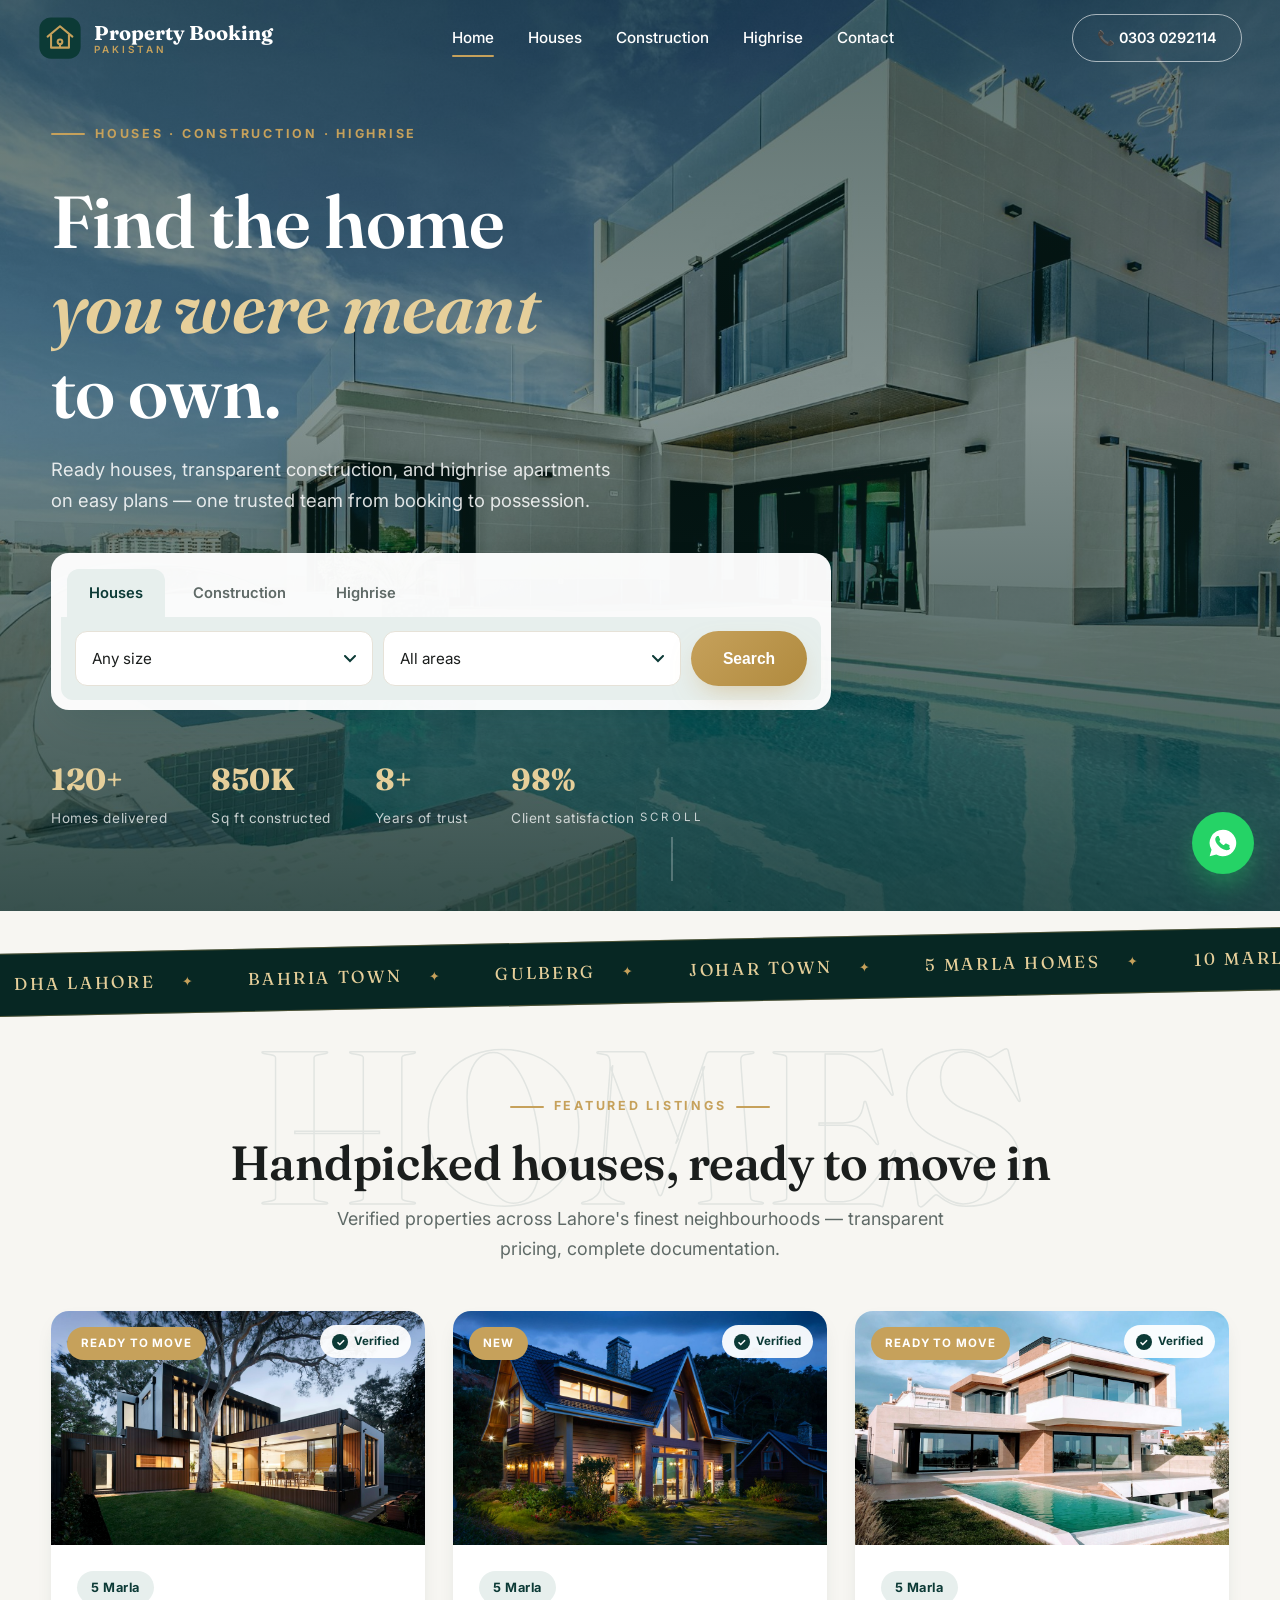
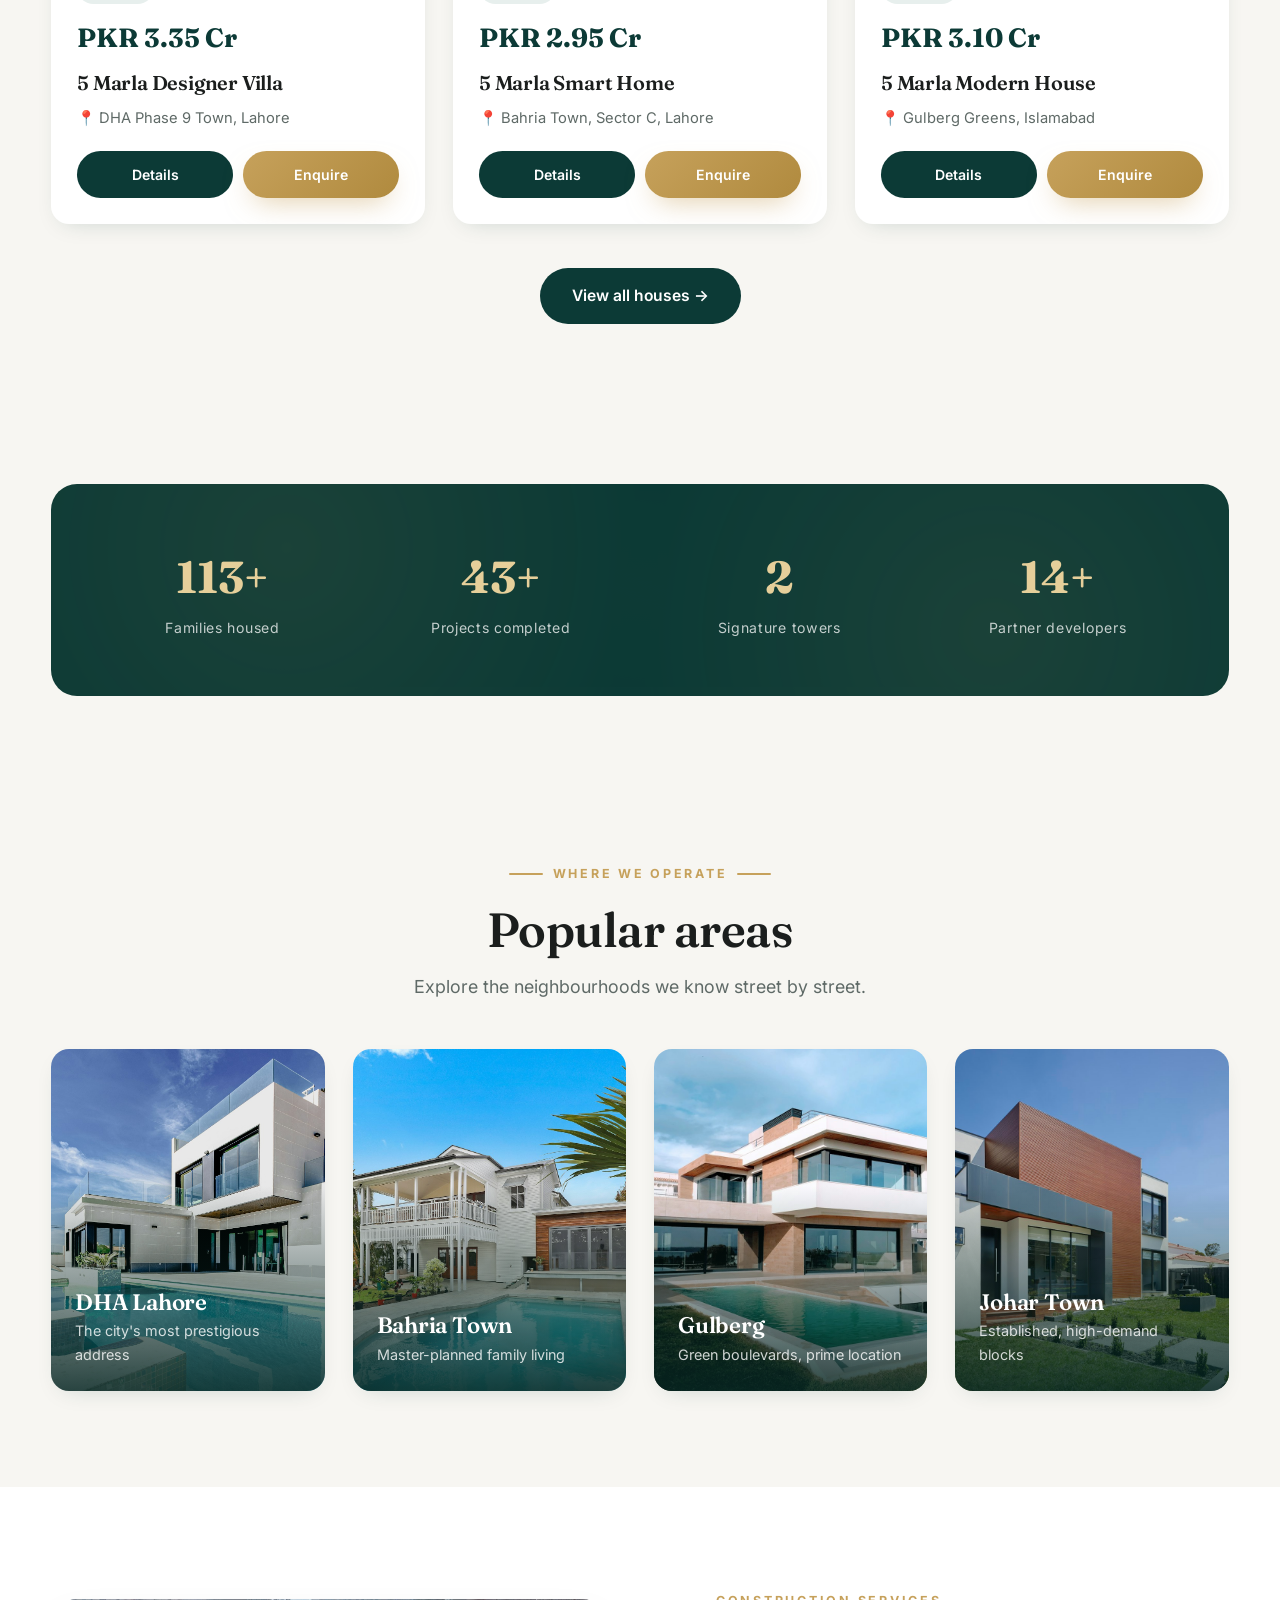
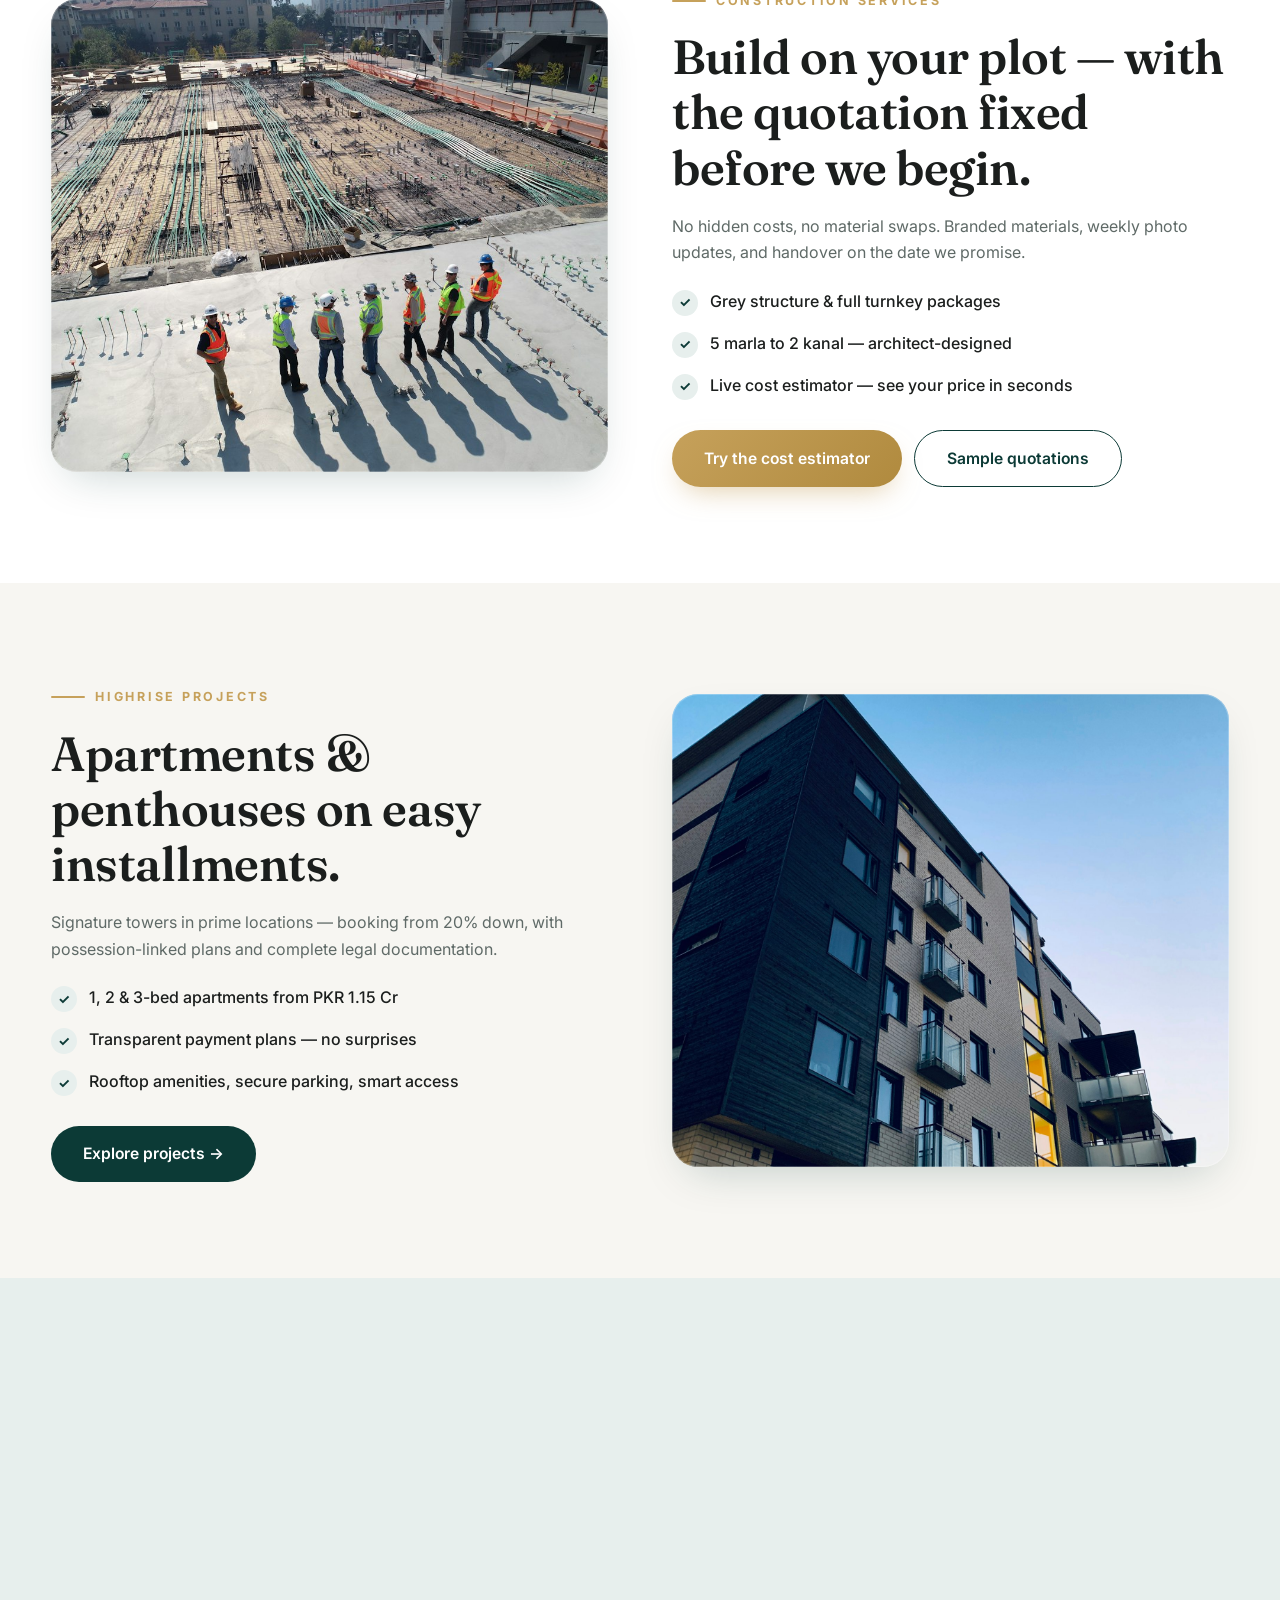
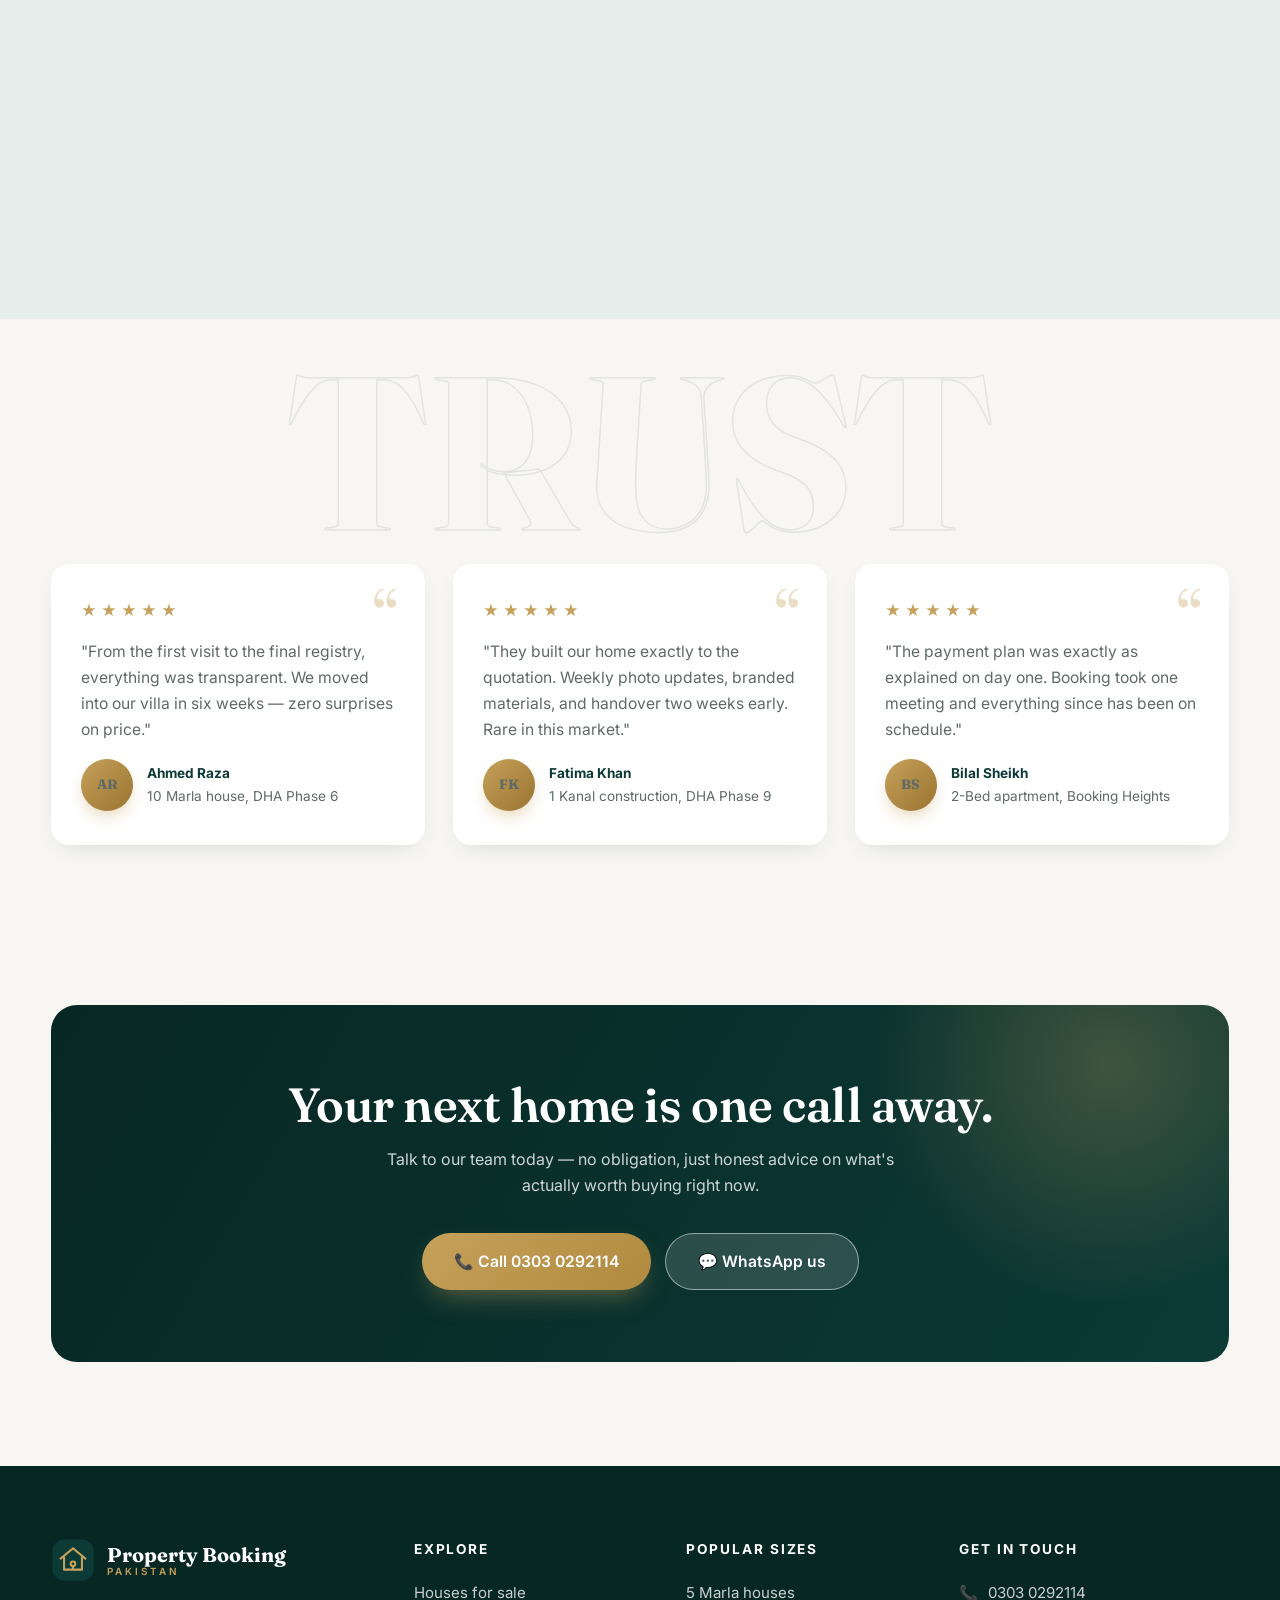
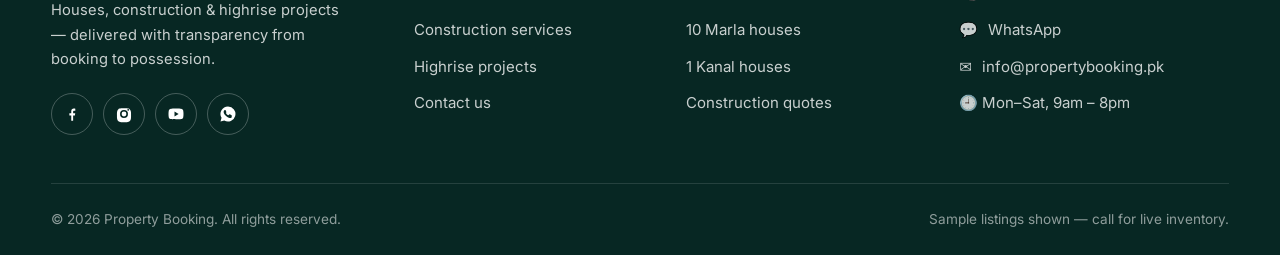
<file: index.html>
<!DOCTYPE html>
<html lang="en">
<head>
  <meta charset="UTF-8">
  <meta name="viewport" content="width=device-width, initial-scale=1.0">
  <title>Property Booking — Houses, Construction & Highrise Projects in Pakistan</title>
  <meta name="description" content="Property Booking: buy ready houses (5 marla, 10 marla, 1 kanal), build with transparent construction quotations, and book highrise apartments on easy installments. Call 0303 0292114.">
  <link rel="icon" type="image/svg+xml" href="images/favicon.svg">
  <link rel="preconnect" href="https://fonts.googleapis.com">
  <link rel="preconnect" href="https://fonts.gstatic.com" crossorigin>
  <link href="https://fonts.googleapis.com/css2?family=Fraunces:opsz,wght@9..144,500;9..144,600;9..144,700&family=Inter:wght@400;500;600;700&display=swap" rel="stylesheet">
  <link rel="stylesheet" href="css/style.css">
</head>
<body>

<!-- Preloader -->
<div class="preloader" id="preloader">
  <img src="images/logo.svg" alt="Property Booking">
  <span>Property Booking</span>
  <div class="bar"><i></i></div>
</div>

<!-- ================= NAV ================= -->
<nav class="nav">
  <div class="nav-inner">
    <a href="index.html" class="brand">
      <img src="images/logo.svg" alt="Property Booking logo">
      <span class="brand-name">Property Booking<small>Pakistan</small></span>
    </a>
    <div class="nav-links">
      <a href="index.html" class="active">Home</a>
      <a href="houses.html">Houses</a>
      <a href="construction.html">Construction</a>
      <a href="highrise.html">Highrise</a>
      <a href="contact.html">Contact</a>
    </div>
    <a href="tel:+923030292114" class="nav-cta">📞 0303 0292114</a>
    <button class="burger" aria-label="Menu"><span></span><span></span><span></span></button>
  </div>
</nav>

<!-- ================= HERO ================= -->
<header class="hero">
  <div class="hero-bg">
    <img src="images/hero-home.jpg" alt="Luxury modern house at dusk">
  </div>
  <div class="container">
    <span class="eyebrow hero-fade">Houses · Construction · Highrise</span>
    <h1 class="hero-title">
      <span class="h-line"><span>Find the home</span></span>
      <span class="h-line"><span><em>you were meant</em></span></span>
      <span class="h-line"><span>to own.</span></span>
    </h1>
    <p class="hero-sub hero-fade f2">Ready houses, transparent construction, and highrise apartments on easy plans — one trusted team from booking to possession.</p>

    <div class="search-card hero-fade f3">
      <div class="search-tabs">
        <button class="active" data-mode="houses">Houses</button>
        <button data-mode="construction">Construction</button>
        <button data-mode="highrise">Highrise</button>
      </div>
      <div class="search-body">
        <select id="search-size" aria-label="Property size">
          <option value="any">Any size</option>
          <option value="5 Marla">5 Marla</option>
          <option value="10 Marla">10 Marla</option>
          <option value="1 Kanal">1 Kanal</option>
        </select>
        <select id="search-area" aria-label="Area">
          <option value="any">All areas</option>
          <option>DHA Lahore</option>
          <option>Bahria Town</option>
          <option>Gulberg</option>
          <option>Johar Town</option>
        </select>
        <button class="btn btn-gold" id="search-go">Search</button>
      </div>
    </div>

    <div class="hero-stats hero-fade f3">
      <div><b data-count="120" data-suffix="+">0</b><span>Homes delivered</span></div>
      <div><b data-count="850" data-suffix="K">0</b><span>Sq ft constructed</span></div>
      <div><b data-count="8" data-suffix="+">0</b><span>Years of trust</span></div>
      <div><b data-count="98" data-suffix="%">0</b><span>Client satisfaction</span></div>
    </div>
  </div>
  <div class="scroll-hint"><span>Scroll</span><i></i></div>
</header>

<!-- ================= TICKER ================= -->
<div class="marquee-band" aria-hidden="true">
  <div class="marquee">
    <span>DHA Lahore</span><span>Bahria Town</span><span>Gulberg</span><span>Johar Town</span><span>5 Marla Homes</span><span>10 Marla Homes</span><span>1 Kanal Homes</span><span>Grey Structure</span><span>Turnkey Construction</span><span>Highrise Apartments</span>
    <span>DHA Lahore</span><span>Bahria Town</span><span>Gulberg</span><span>Johar Town</span><span>5 Marla Homes</span><span>10 Marla Homes</span><span>1 Kanal Homes</span><span>Grey Structure</span><span>Turnkey Construction</span><span>Highrise Apartments</span>
  </div>
</div>

<!-- ================= FEATURED HOUSES ================= -->
<section class="section has-bg-word">
  <span class="bg-word">HOMES</span>
  <div class="container">
    <div class="center reveal">
      <span class="eyebrow">Featured listings</span>
      <h2>Handpicked houses, ready to move in</h2>
      <p class="lead">Verified properties across Lahore's finest neighbourhoods — transparent pricing, complete documentation.</p>
    </div>
    <div class="grid grid-3" id="featured-grid" style="margin-top:48px"></div>
    <div class="center reveal" style="margin-top:44px">
      <a href="houses.html" class="btn btn-teal">View all houses →</a>
    </div>
  </div>
</section>

<!-- ================= STATS BAND ================= -->
<section class="section-tight">
  <div class="container">
    <div class="stats-band reveal">
      <div><b data-count="120" data-suffix="+">0</b><span>Families housed</span></div>
      <div><b data-count="45" data-suffix="+">0</b><span>Projects completed</span></div>
      <div><b data-count="2" data-suffix="">0</b><span>Signature towers</span></div>
      <div><b data-count="15" data-suffix="+">0</b><span>Partner developers</span></div>
    </div>
  </div>
</section>

<!-- ================= POPULAR AREAS ================= -->
<section class="section">
  <div class="container">
    <div class="center reveal">
      <span class="eyebrow">Where we operate</span>
      <h2>Popular areas</h2>
      <p class="lead">Explore the neighbourhoods we know street by street.</p>
    </div>
    <div class="grid grid-4" id="areas-grid" style="margin-top:48px"></div>
  </div>
</section>

<!-- ================= CONSTRUCTION TEASER ================= -->
<section class="section" style="background:var(--white)">
  <div class="container split">
    <div class="img-frame reveal reveal-left">
      <img src="images/construction-site.jpg" alt="House under construction">
    </div>
    <div class="reveal reveal-right">
      <span class="eyebrow">Construction services</span>
      <h2>Build on your plot — with the quotation fixed before we begin.</h2>
      <p>No hidden costs, no material swaps. Branded materials, weekly photo updates, and handover on the date we promise.</p>
      <ul class="check-list">
        <li>Grey structure & full turnkey packages</li>
        <li>5 marla to 2 kanal — architect-designed</li>
        <li>Live cost estimator — see your price in seconds</li>
      </ul>
      <div style="display:flex;gap:12px;flex-wrap:wrap">
        <a href="construction.html" class="btn btn-gold">Try the cost estimator</a>
        <a href="construction.html#quotations" class="btn btn-outline">Sample quotations</a>
      </div>
    </div>
  </div>
</section>

<!-- ================= HIGHRISE TEASER ================= -->
<section class="section">
  <div class="container split">
    <div class="reveal reveal-left">
      <span class="eyebrow">Highrise projects</span>
      <h2>Apartments & penthouses on easy installments.</h2>
      <p>Signature towers in prime locations — booking from 20% down, with possession-linked plans and complete legal documentation.</p>
      <ul class="check-list">
        <li>1, 2 & 3-bed apartments from PKR 1.15 Cr</li>
        <li>Transparent payment plans — no surprises</li>
        <li>Rooftop amenities, secure parking, smart access</li>
      </ul>
      <a href="highrise.html" class="btn btn-teal">Explore projects →</a>
    </div>
    <div class="img-frame reveal reveal-right">
      <img src="images/tower-1.jpg" alt="Modern highrise residential tower">
    </div>
  </div>
</section>

<!-- ================= HOW IT WORKS ================= -->
<section class="section" style="background:var(--teal-soft)">
  <div class="container">
    <div class="center reveal">
      <span class="eyebrow">Simple by design</span>
      <h2>Booking in three steps</h2>
    </div>
    <div class="grid grid-3" style="margin-top:48px">
      <div class="step-card reveal d1">
        <div class="step-num">1</div>
        <h3>Browse & visit</h3>
        <p>Shortlist houses, projects, or a construction package. We arrange visits at your convenience — evenings and weekends included.</p>
      </div>
      <div class="step-card reveal d2">
        <div class="step-num">2</div>
        <h3>Book transparently</h3>
        <p>One clear price, one written agreement. Token, payment plan, and documentation handled by our team.</p>
      </div>
      <div class="step-card reveal d3">
        <div class="step-num">3</div>
        <h3>Own with confidence</h3>
        <p>Registry, possession, and after-handover support. We stay on call long after you get the keys.</p>
      </div>
    </div>
  </div>
</section>

<!-- ================= TESTIMONIALS ================= -->
<section class="section has-bg-word">
  <span class="bg-word">TRUST</span>
  <div class="container">
    <div class="center reveal">
      <span class="eyebrow">Client stories</span>
      <h2>Trusted by families across the city</h2>
    </div>
    <div class="grid grid-3" id="testi-grid" style="margin-top:48px"></div>
  </div>
</section>

<!-- ================= CTA ================= -->
<section class="section-tight">
  <div class="container">
    <div class="cta-band reveal">
      <h2>Your next home is one call away.</h2>
      <p>Talk to our team today — no obligation, just honest advice on what's actually worth buying right now.</p>
      <div class="cta-actions">
        <a href="tel:+923030292114" class="btn btn-gold">📞 Call 0303 0292114</a>
        <a href="https://wa.me/923030292114?text=Assalam-o-Alaikum!%20I%20want%20to%20know%20more%20about%20Property%20Booking." target="_blank" rel="noopener" class="btn btn-light">💬 WhatsApp us</a>
      </div>
    </div>
  </div>
</section>

<!-- ================= FOOTER ================= -->
<footer>
  <div class="container">
    <div class="footer-grid">
      <div class="footer-brand">
        <a href="index.html" class="brand">
          <img src="images/logo.svg" alt="Property Booking logo">
          <span class="brand-name" style="color:#fff">Property Booking<small>Pakistan</small></span>
        </a>
        <p>Houses, construction & highrise projects — delivered with transparency from booking to possession.</p>
        <div class="socials">
          <a href="#" aria-label="Facebook"><svg viewBox="0 0 24 24"><path d="M13.5 21v-7h2.4l.4-3h-2.8V9.1c0-.9.3-1.5 1.6-1.5h1.3V4.9c-.3 0-1.1-.1-2-.1-2 0-3.4 1.2-3.4 3.5V11H8.5v3H11v7h2.5z"/></svg></a>
          <a href="#" aria-label="Instagram"><svg viewBox="0 0 24 24"><path d="M12 8.8A3.2 3.2 0 1012 15.2 3.2 3.2 0 0012 8.8zm0-2.1a5.3 5.3 0 110 10.6 5.3 5.3 0 010-10.6zm6.8-.3a1.2 1.2 0 11-2.4 0 1.2 1.2 0 012.4 0zM12 4.2c-2.5 0-2.8 0-3.8.1-1 .1-1.7.2-2.3.5-.6.2-1.1.6-1.6 1.1-.5.5-.9 1-1.1 1.6-.3.6-.4 1.3-.5 2.3-.1 1-.1 1.3-.1 3.8s0 2.8.1 3.8c.1 1 .2 1.7.5 2.3.2.6.6 1.1 1.1 1.6.5.5 1 .9 1.6 1.1.6.3 1.3.4 2.3.5 1 .1 1.3.1 3.8.1s2.8 0 3.8-.1c1-.1 1.7-.2 2.3-.5.6-.2 1.1-.6 1.6-1.1.5-.5.9-1 1.1-1.6.3-.6.4-1.3.5-2.3.1-1 .1-1.3.1-3.8s0-2.8-.1-3.8c-.1-1-.2-1.7-.5-2.3-.2-.6-.6-1.1-1.1-1.6-.5-.5-1-.9-1.6-1.1-.6-.3-1.3-.4-2.3-.5-1-.1-1.3-.1-3.8-.1z"/></svg></a>
          <a href="#" aria-label="YouTube"><svg viewBox="0 0 24 24"><path d="M21.6 7.2a2.8 2.8 0 00-2-2C17.9 4.8 12 4.8 12 4.8s-5.9 0-7.6.4a2.8 2.8 0 00-2 2A29 29 0 002 12a29 29 0 00.4 4.8 2.8 2.8 0 002 2c1.7.4 7.6.4 7.6.4s5.9 0 7.6-.4a2.8 2.8 0 002-2A29 29 0 0022 12a29 29 0 00-.4-4.8zM10 15.2V8.8L15.5 12 10 15.2z"/></svg></a>
          <a href="https://wa.me/923030292114" aria-label="WhatsApp"><svg viewBox="0 0 24 24"><path d="M12 2a10 10 0 00-8.6 15.1L2 22l5-1.3A10 10 0 1012 2zm5.4 14.1c-.2.6-1.3 1.2-1.8 1.2-.5.1-1 .2-3.4-.7-2.9-1.2-4.7-4.1-4.9-4.3-.1-.2-1.1-1.5-1.1-2.9s.7-2 1-2.3c.2-.3.5-.3.7-.3h.5c.2 0 .4 0 .6.5s.8 1.9.8 2c.1.1.1.3 0 .5-.3.6-.6.8-.4 1.1.7 1.2 1.6 2 2.8 2.6.3.2.5.1.7-.1l.8-.9c.2-.3.4-.2.7-.1l1.9.9c.3.1.5.2.6.3 0 .2 0 .7-.2 1.5z"/></svg></a>
        </div>
      </div>
      <div>
        <h4>Explore</h4>
        <ul>
          <li><a href="houses.html">Houses for sale</a></li>
          <li><a href="construction.html">Construction services</a></li>
          <li><a href="highrise.html">Highrise projects</a></li>
          <li><a href="contact.html">Contact us</a></li>
        </ul>
      </div>
      <div>
        <h4>Popular sizes</h4>
        <ul>
          <li><a href="houses.html?size=5%20Marla">5 Marla houses</a></li>
          <li><a href="houses.html?size=10%20Marla">10 Marla houses</a></li>
          <li><a href="houses.html?size=1%20Kanal">1 Kanal houses</a></li>
          <li><a href="construction.html">Construction quotes</a></li>
        </ul>
      </div>
      <div>
        <h4>Get in touch</h4>
        <ul class="footer-contact">
          <li>📞 <a href="tel:+923030292114">0303 0292114</a></li>
          <li>💬 <a href="https://wa.me/923030292114" target="_blank" rel="noopener">WhatsApp</a></li>
          <li>✉️ <a href="mailto:info@propertybooking.pk">info@propertybooking.pk</a></li>
          <li>🕘 Mon–Sat, 9am – 8pm</li>
        </ul>
      </div>
    </div>
    <div class="footer-bottom">
      <span>© <span data-year></span> Property Booking. All rights reserved.</span>
      <span>Sample listings shown — call for live inventory.</span>
    </div>
  </div>
</footer>

<a class="wa-float" href="https://wa.me/923030292114?text=Assalam-o-Alaikum!%20I%20have%20a%20question%20about%20Property%20Booking." target="_blank" rel="noopener" aria-label="Chat on WhatsApp">
  <svg viewBox="0 0 24 24"><path d="M12 2a10 10 0 00-8.6 15.1L2 22l5-1.3A10 10 0 1012 2zm5.4 14.1c-.2.6-1.3 1.2-1.8 1.2-.5.1-1 .2-3.4-.7-2.9-1.2-4.7-4.1-4.9-4.3-.1-.2-1.1-1.5-1.1-2.9s.7-2 1-2.3c.2-.3.5-.3.7-.3h.5c.2 0 .4 0 .6.5s.8 1.9.8 2c.1.1.1.3 0 .5-.3.6-.6.8-.4 1.1.7 1.2 1.6 2 2.8 2.6.3.2.5.1.7-.1l.8-.9c.2-.3.4-.2.7-.1l1.9.9c.3.1.5.2.6.3 0 .2 0 .7-.2 1.5z"/></svg>
</a>
<div class="mobile-callbar">
  <a class="call" href="tel:+923030292114">📞 Call now</a>
  <a class="wa" href="https://wa.me/923030292114" target="_blank" rel="noopener">💬 WhatsApp</a>
</div>

<script src="js/data.js"></script>
<script src="js/main.js"></script>
<script>
  // render featured houses (first 3), areas, testimonials from data.js
  (function () {
    const fg = document.getElementById("featured-grid");
    const feat = LISTINGS.slice(0, 3).map((l, i) => `
      <article class="card listing-card reveal d${i + 1}">
        <div class="img-wrap">
          <span class="ribbon">${l.tag}</span><span class="verified">Verified</span>
          <img src="${l.img}" alt="${l.title}, ${l.society}" loading="lazy">
        </div>
        <div class="listing-body">
          <span class="size-badge">${l.size}</span>
          <div class="price">${pkr(l.price)}</div>
          <h3>${l.title}</h3>
          <div class="society">📍 ${l.society}</div>
          <div class="listing-actions">
            <a class="btn btn-teal btn-sm" href="houses.html">Details</a>
            <a class="btn btn-gold btn-sm" href="contact.html?interest=houses&property=${encodeURIComponent(l.title + ", " + l.society)}">Enquire</a>
          </div>
        </div>
      </article>`).join("");
    fg.innerHTML = feat;

    document.getElementById("areas-grid").innerHTML = AREAS.map((a, i) => `
      <a href="houses.html" class="area-card reveal d${(i % 4) + 1}">
        <img src="${a.img}" alt="${a.name}" loading="lazy">
        <div class="area-info"><h3>${a.name}</h3><p>${a.blurb}</p></div>
      </a>`).join("");

    document.getElementById("testi-grid").innerHTML = TESTIMONIALS.map((t, i) => {
      const initials = t.name.split(" ").map((w) => w[0]).join("");
      return `
      <div class="testi-card reveal d${i + 1}">
        <div class="stars">★★★★★</div>
        <p>"${t.text}"</p>
        <div class="testi-who"><span class="avatar">${initials}</span><span><b>${t.name}</b><span>${t.detail}</span></span></div>
      </div>`;
    }).join("");

    // cards were added after main.js ran — observe them for reveal animations
    if (window.observeReveals) window.observeReveals(document);
  })();
</script>
</body>
</html>
</file>
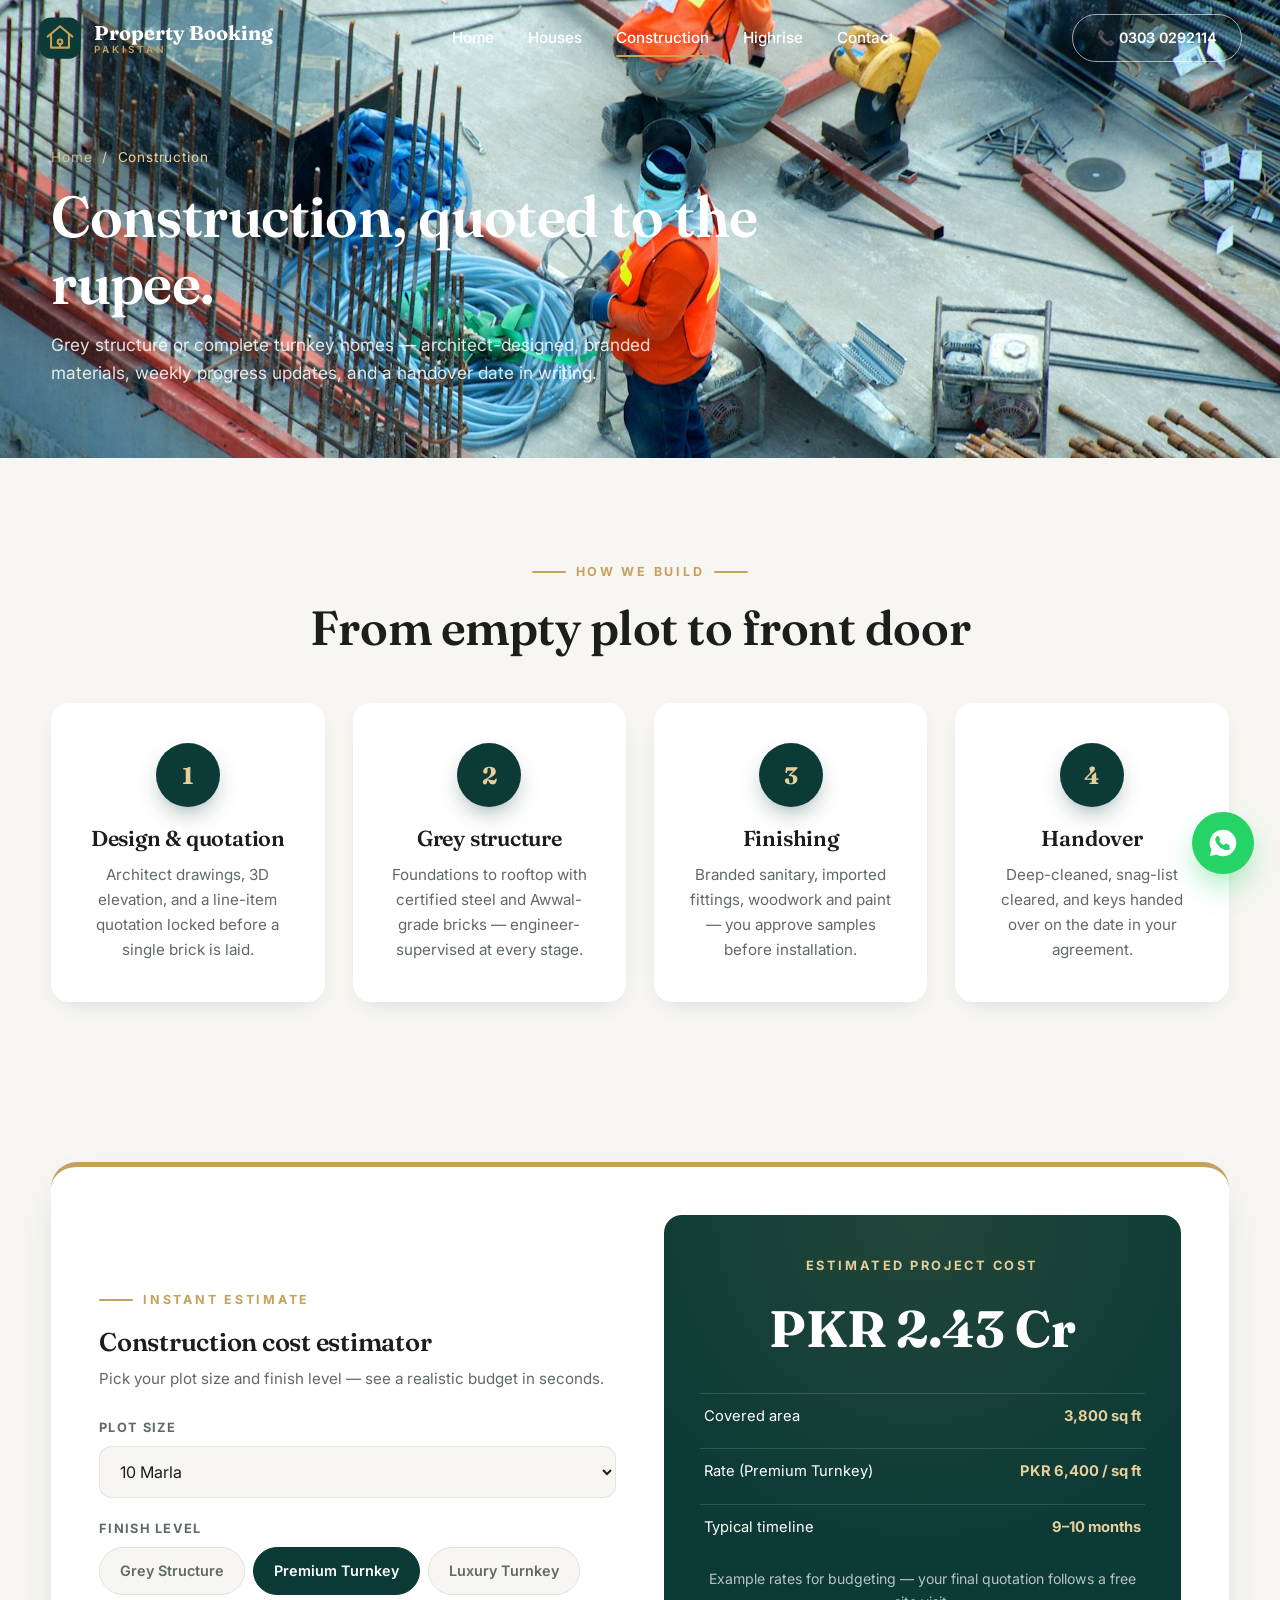
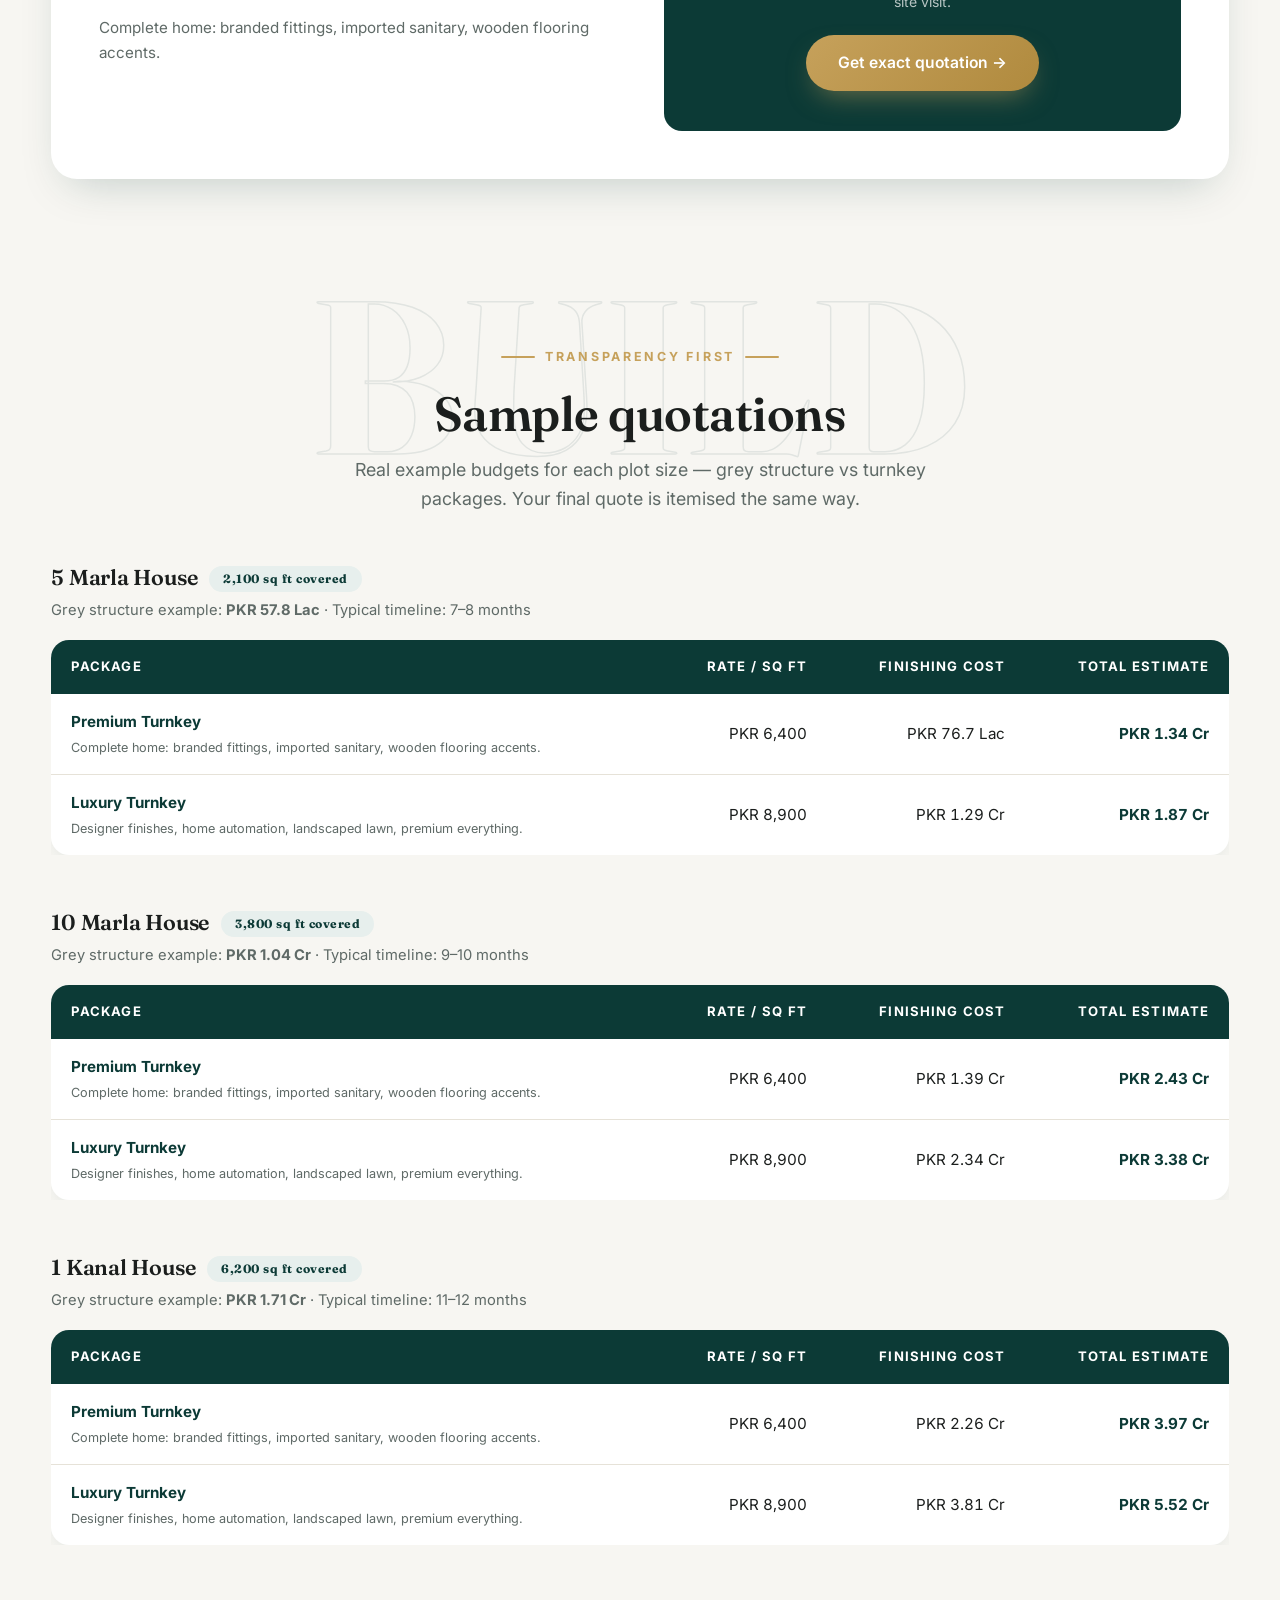
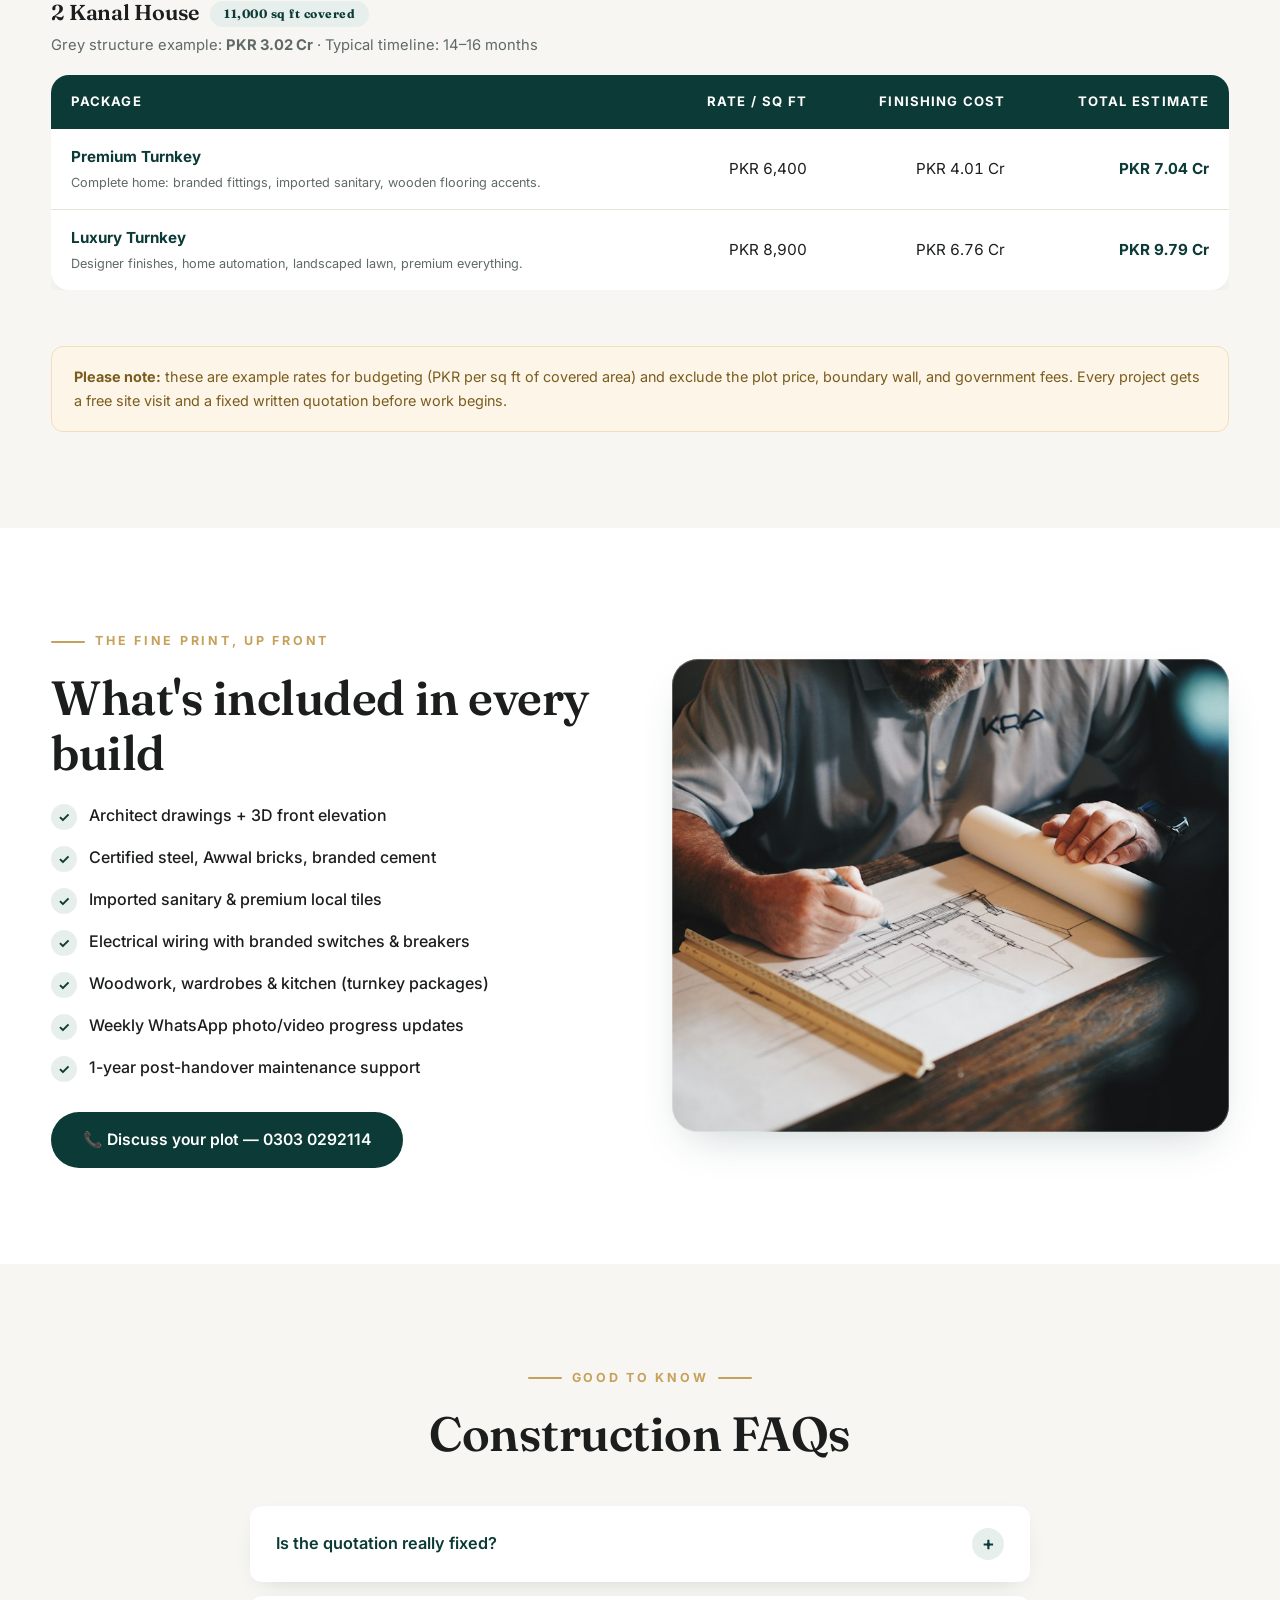
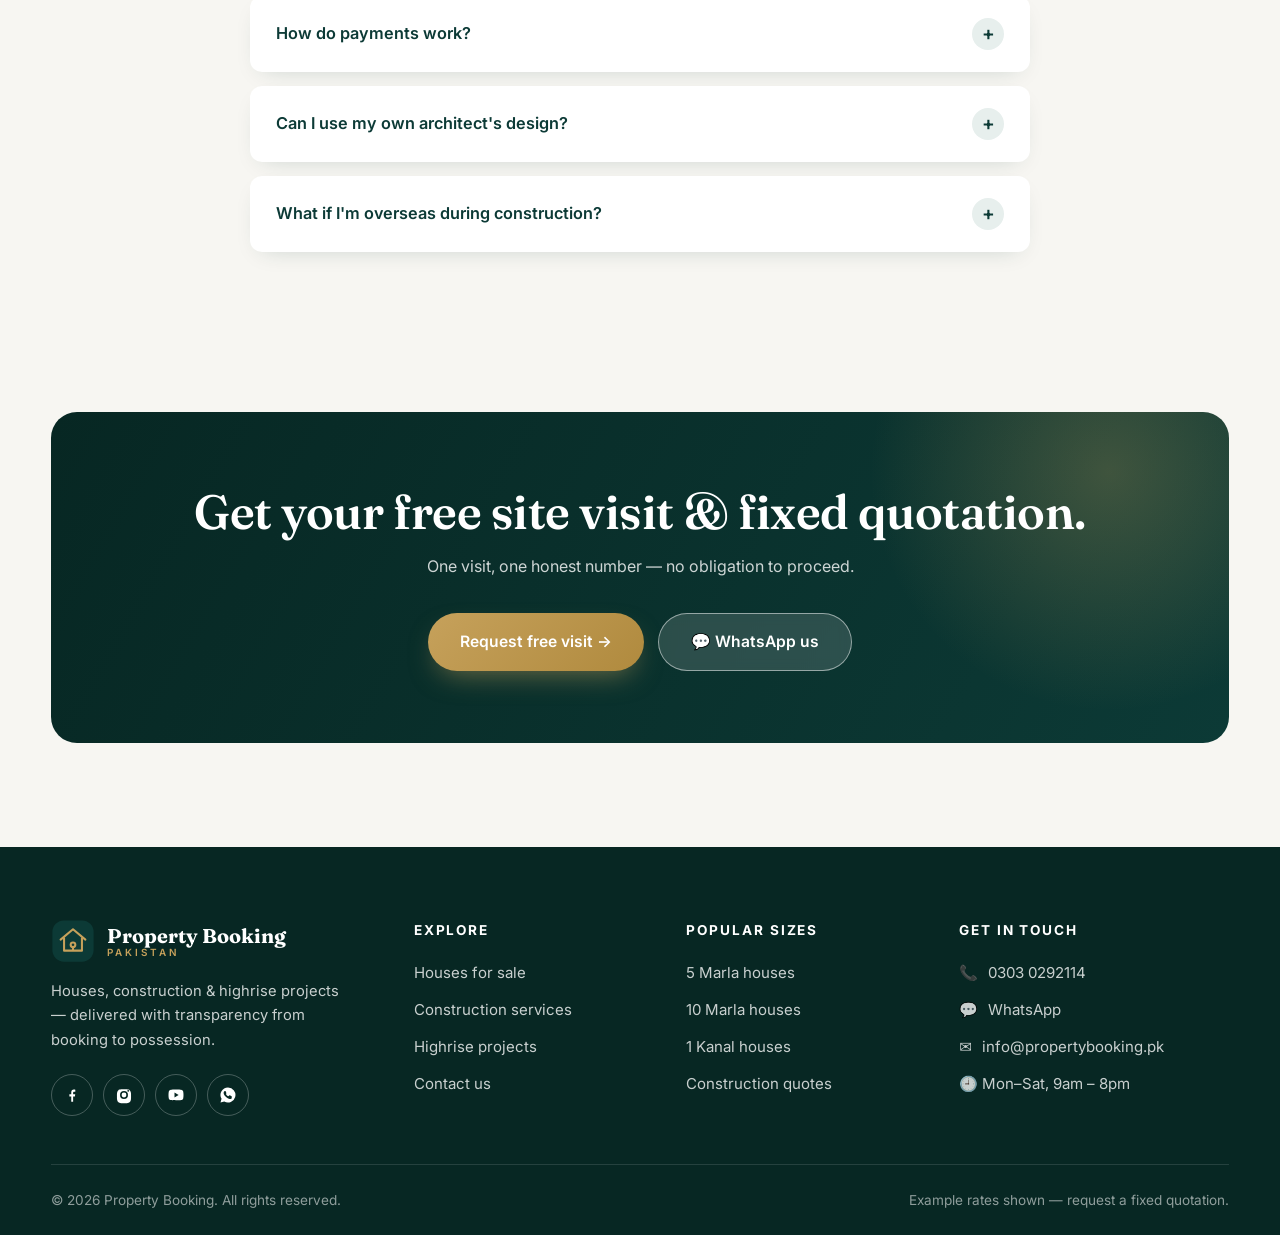
<file: construction.html>
<!DOCTYPE html>
<html lang="en">
<head>
  <meta charset="UTF-8">
  <meta name="viewport" content="width=device-width, initial-scale=1.0">
  <title>Construction Services — Grey Structure & Turnkey | Property Booking</title>
  <meta name="description" content="Build your house with fixed, transparent quotations: grey structure and turnkey packages for 5 marla, 10 marla, 1 kanal and 2 kanal. Try the live cost estimator. Call 0303 0292114.">
  <link rel="icon" type="image/svg+xml" href="images/favicon.svg">
  <link rel="preconnect" href="https://fonts.googleapis.com">
  <link rel="preconnect" href="https://fonts.gstatic.com" crossorigin>
  <link href="https://fonts.googleapis.com/css2?family=Fraunces:opsz,wght@9..144,500;9..144,600;9..144,700&family=Inter:wght@400;500;600;700&display=swap" rel="stylesheet">
  <link rel="stylesheet" href="css/style.css">
</head>
<body>

<!-- Preloader -->
<div class="preloader" id="preloader">
  <img src="images/logo.svg" alt="Property Booking">
  <span>Property Booking</span>
  <div class="bar"><i></i></div>
</div>

<nav class="nav">
  <div class="nav-inner">
    <a href="index.html" class="brand">
      <img src="images/logo.svg" alt="Property Booking logo">
      <span class="brand-name">Property Booking<small>Pakistan</small></span>
    </a>
    <div class="nav-links">
      <a href="index.html">Home</a>
      <a href="houses.html">Houses</a>
      <a href="construction.html" class="active">Construction</a>
      <a href="highrise.html">Highrise</a>
      <a href="contact.html">Contact</a>
    </div>
    <a href="tel:+923030292114" class="nav-cta">📞 0303 0292114</a>
    <button class="burger" aria-label="Menu"><span></span><span></span><span></span></button>
  </div>
</nav>

<header class="page-hero">
  <div class="hero-bg">
    <img src="images/construction-hero.jpg" alt="Construction site with workers">
  </div>
  <div class="container">
    <div class="crumbs reveal"><a href="index.html">Home</a> &nbsp;/&nbsp; Construction</div>
    <h1 class="reveal d1">Construction, quoted to the rupee.</h1>
    <p class="reveal d2">Grey structure or complete turnkey homes — architect-designed, branded materials, weekly progress updates, and a handover date in writing.</p>
  </div>
</header>

<!-- PROCESS -->
<section class="section">
  <div class="container">
    <div class="center reveal">
      <span class="eyebrow">How we build</span>
      <h2>From empty plot to front door</h2>
    </div>
    <div class="grid grid-4" style="margin-top:48px">
      <div class="step-card reveal d1">
        <div class="step-num">1</div>
        <h3>Design & quotation</h3>
        <p>Architect drawings, 3D elevation, and a line-item quotation locked before a single brick is laid.</p>
      </div>
      <div class="step-card reveal d2">
        <div class="step-num">2</div>
        <h3>Grey structure</h3>
        <p>Foundations to rooftop with certified steel and Awwal-grade bricks — engineer-supervised at every stage.</p>
      </div>
      <div class="step-card reveal d3">
        <div class="step-num">3</div>
        <h3>Finishing</h3>
        <p>Branded sanitary, imported fittings, woodwork and paint — you approve samples before installation.</p>
      </div>
      <div class="step-card reveal d4">
        <div class="step-num">4</div>
        <h3>Handover</h3>
        <p>Deep-cleaned, snag-list cleared, and keys handed over on the date in your agreement.</p>
      </div>
    </div>
  </div>
</section>

<!-- ESTIMATOR -->
<section class="section-tight" id="estimator">
  <div class="container">
    <div class="widget reveal">
      <div>
        <span class="eyebrow">Instant estimate</span>
        <h3>Construction cost estimator</h3>
        <p class="sub">Pick your plot size and finish level — see a realistic budget in seconds.</p>
        <div class="field">
          <label for="est-size">Plot size</label>
          <select id="est-size">
            <option value="5marla">5 Marla</option>
            <option value="10marla" selected>10 Marla</option>
            <option value="1kanal">1 Kanal</option>
            <option value="2kanal">2 Kanal</option>
          </select>
        </div>
        <div class="field">
          <label>Finish level</label>
          <div class="seg" id="tier-seg">
            <button data-tier="grey">Grey Structure</button>
            <button data-tier="premium" class="active">Premium Turnkey</button>
            <button data-tier="luxury">Luxury Turnkey</button>
          </div>
        </div>
        <p class="sub" id="est-note" style="margin:6px 0 0"></p>
      </div>
      <div class="result-panel">
        <div class="result-label">Estimated project cost</div>
        <div class="result-value" id="est-result">—</div>
        <div class="result-rows" id="est-rows"></div>
        <p class="result-note" style="margin-top:18px">Example rates for budgeting — your final quotation follows a free site visit.</p>
        <div style="margin-top:22px;position:relative">
          <a href="contact.html?interest=construction" class="btn btn-gold">Get exact quotation →</a>
        </div>
      </div>
    </div>
  </div>
</section>

<!-- SAMPLE QUOTATIONS -->
<section class="section has-bg-word" id="quotations">
  <span class="bg-word">BUILD</span>
  <div class="container">
    <div class="center reveal">
      <span class="eyebrow">Transparency first</span>
      <h2>Sample quotations</h2>
      <p class="lead">Real example budgets for each plot size — grey structure vs turnkey packages. Your final quote is itemised the same way.</p>
    </div>
    <div style="margin-top:52px" id="quote-tables"></div>
    <div class="disclaimer reveal">
      <b>Please note:</b> these are example rates for budgeting (PKR per sq ft of covered area) and exclude the plot price, boundary wall, and government fees. Every project gets a free site visit and a fixed written quotation before work begins.
    </div>
  </div>
</section>

<!-- WHAT'S INCLUDED -->
<section class="section" style="background:var(--white)">
  <div class="container split">
    <div class="reveal reveal-left">
      <span class="eyebrow">The fine print, up front</span>
      <h2>What's included in every build</h2>
      <ul class="check-list">
        <li>Architect drawings + 3D front elevation</li>
        <li>Certified steel, Awwal bricks, branded cement</li>
        <li>Imported sanitary & premium local tiles</li>
        <li>Electrical wiring with branded switches & breakers</li>
        <li>Woodwork, wardrobes & kitchen (turnkey packages)</li>
        <li>Weekly WhatsApp photo/video progress updates</li>
        <li>1-year post-handover maintenance support</li>
      </ul>
      <a href="tel:+923030292114" class="btn btn-teal">📞 Discuss your plot — 0303 0292114</a>
    </div>
    <div class="img-frame reveal reveal-right">
      <img src="images/construction-plans.jpg" alt="Architectural blueprints and plans">
    </div>
  </div>
</section>

<!-- MINI FAQ -->
<section class="section">
  <div class="container">
    <div class="center reveal">
      <span class="eyebrow">Good to know</span>
      <h2>Construction FAQs</h2>
    </div>
    <div class="faq reveal" style="margin-top:44px">
      <div class="faq-item">
        <button class="faq-q">Is the quotation really fixed?<span class="plus">+</span></button>
        <div class="faq-a"><p>Yes. Once you approve the drawings and material samples, the price is locked in writing. If <i>you</i> request a design change mid-build, only that item is re-quoted — nothing else moves.</p></div>
      </div>
      <div class="faq-item">
        <button class="faq-q">How do payments work?<span class="plus">+</span></button>
        <div class="faq-a"><p>Stage-wise, linked to verified milestones: booking, foundation, structure completion, finishing stages, and handover. You never pay for work that hasn't happened.</p></div>
      </div>
      <div class="faq-item">
        <button class="faq-q">Can I use my own architect's design?<span class="plus">+</span></button>
        <div class="faq-a"><p>Absolutely — we build from your drawings after a technical review, or design from scratch with our in-house architects. Both paths get the same fixed quotation.</p></div>
      </div>
      <div class="faq-item">
        <button class="faq-q">What if I'm overseas during construction?<span class="plus">+</span></button>
        <div class="faq-a"><p>Most of our clients are. You'll get weekly photo/video updates on WhatsApp, live video walkthroughs on request, and a single project manager as your point of contact.</p></div>
      </div>
    </div>
  </div>
</section>

<section class="section-tight">
  <div class="container">
    <div class="cta-band reveal">
      <h2>Get your free site visit & fixed quotation.</h2>
      <p>One visit, one honest number — no obligation to proceed.</p>
      <div class="cta-actions">
        <a href="contact.html?interest=construction" class="btn btn-gold">Request free visit →</a>
        <a href="https://wa.me/923030292114?text=Assalam-o-Alaikum!%20I%20want%20a%20construction%20quotation%20for%20my%20plot." target="_blank" rel="noopener" class="btn btn-light">💬 WhatsApp us</a>
      </div>
    </div>
  </div>
</section>

<footer>
  <div class="container">
    <div class="footer-grid">
      <div class="footer-brand">
        <a href="index.html" class="brand">
          <img src="images/logo.svg" alt="Property Booking logo">
          <span class="brand-name" style="color:#fff">Property Booking<small>Pakistan</small></span>
        </a>
        <p>Houses, construction & highrise projects — delivered with transparency from booking to possession.</p>
        <div class="socials">
          <a href="#" aria-label="Facebook"><svg viewBox="0 0 24 24"><path d="M13.5 21v-7h2.4l.4-3h-2.8V9.1c0-.9.3-1.5 1.6-1.5h1.3V4.9c-.3 0-1.1-.1-2-.1-2 0-3.4 1.2-3.4 3.5V11H8.5v3H11v7h2.5z"/></svg></a>
          <a href="#" aria-label="Instagram"><svg viewBox="0 0 24 24"><path d="M12 8.8A3.2 3.2 0 1012 15.2 3.2 3.2 0 0012 8.8zm0-2.1a5.3 5.3 0 110 10.6 5.3 5.3 0 010-10.6zm6.8-.3a1.2 1.2 0 11-2.4 0 1.2 1.2 0 012.4 0zM12 4.2c-2.5 0-2.8 0-3.8.1-1 .1-1.7.2-2.3.5-.6.2-1.1.6-1.6 1.1-.5.5-.9 1-1.1 1.6-.3.6-.4 1.3-.5 2.3-.1 1-.1 1.3-.1 3.8s0 2.8.1 3.8c.1 1 .2 1.7.5 2.3.2.6.6 1.1 1.1 1.6.5.5 1 .9 1.6 1.1.6.3 1.3.4 2.3.5 1 .1 1.3.1 3.8.1s2.8 0 3.8-.1c1-.1 1.7-.2 2.3-.5.6-.2 1.1-.6 1.6-1.1.5-.5.9-1 1.1-1.6.3-.6.4-1.3.5-2.3.1-1 .1-1.3.1-3.8s0-2.8-.1-3.8c-.1-1-.2-1.7-.5-2.3-.2-.6-.6-1.1-1.1-1.6-.5-.5-1-.9-1.6-1.1-.6-.3-1.3-.4-2.3-.5-1-.1-1.3-.1-3.8-.1z"/></svg></a>
          <a href="#" aria-label="YouTube"><svg viewBox="0 0 24 24"><path d="M21.6 7.2a2.8 2.8 0 00-2-2C17.9 4.8 12 4.8 12 4.8s-5.9 0-7.6.4a2.8 2.8 0 00-2 2A29 29 0 002 12a29 29 0 00.4 4.8 2.8 2.8 0 002 2c1.7.4 7.6.4 7.6.4s5.9 0 7.6-.4a2.8 2.8 0 002-2A29 29 0 0022 12a29 29 0 00-.4-4.8zM10 15.2V8.8L15.5 12 10 15.2z"/></svg></a>
          <a href="https://wa.me/923030292114" aria-label="WhatsApp"><svg viewBox="0 0 24 24"><path d="M12 2a10 10 0 00-8.6 15.1L2 22l5-1.3A10 10 0 1012 2zm5.4 14.1c-.2.6-1.3 1.2-1.8 1.2-.5.1-1 .2-3.4-.7-2.9-1.2-4.7-4.1-4.9-4.3-.1-.2-1.1-1.5-1.1-2.9s.7-2 1-2.3c.2-.3.5-.3.7-.3h.5c.2 0 .4 0 .6.5s.8 1.9.8 2c.1.1.1.3 0 .5-.3.6-.6.8-.4 1.1.7 1.2 1.6 2 2.8 2.6.3.2.5.1.7-.1l.8-.9c.2-.3.4-.2.7-.1l1.9.9c.3.1.5.2.6.3 0 .2 0 .7-.2 1.5z"/></svg></a>
        </div>
      </div>
      <div>
        <h4>Explore</h4>
        <ul>
          <li><a href="houses.html">Houses for sale</a></li>
          <li><a href="construction.html">Construction services</a></li>
          <li><a href="highrise.html">Highrise projects</a></li>
          <li><a href="contact.html">Contact us</a></li>
        </ul>
      </div>
      <div>
        <h4>Popular sizes</h4>
        <ul>
          <li><a href="houses.html?size=5%20Marla">5 Marla houses</a></li>
          <li><a href="houses.html?size=10%20Marla">10 Marla houses</a></li>
          <li><a href="houses.html?size=1%20Kanal">1 Kanal houses</a></li>
          <li><a href="construction.html">Construction quotes</a></li>
        </ul>
      </div>
      <div>
        <h4>Get in touch</h4>
        <ul class="footer-contact">
          <li>📞 <a href="tel:+923030292114">0303 0292114</a></li>
          <li>💬 <a href="https://wa.me/923030292114" target="_blank" rel="noopener">WhatsApp</a></li>
          <li>✉️ <a href="mailto:info@propertybooking.pk">info@propertybooking.pk</a></li>
          <li>🕘 Mon–Sat, 9am – 8pm</li>
        </ul>
      </div>
    </div>
    <div class="footer-bottom">
      <span>© <span data-year></span> Property Booking. All rights reserved.</span>
      <span>Example rates shown — request a fixed quotation.</span>
    </div>
  </div>
</footer>

<a class="wa-float" href="https://wa.me/923030292114?text=Assalam-o-Alaikum!%20I%20want%20a%20construction%20quotation." target="_blank" rel="noopener" aria-label="Chat on WhatsApp">
  <svg viewBox="0 0 24 24"><path d="M12 2a10 10 0 00-8.6 15.1L2 22l5-1.3A10 10 0 1012 2zm5.4 14.1c-.2.6-1.3 1.2-1.8 1.2-.5.1-1 .2-3.4-.7-2.9-1.2-4.7-4.1-4.9-4.3-.1-.2-1.1-1.5-1.1-2.9s.7-2 1-2.3c.2-.3.5-.3.7-.3h.5c.2 0 .4 0 .6.5s.8 1.9.8 2c.1.1.1.3 0 .5-.3.6-.6.8-.4 1.1.7 1.2 1.6 2 2.8 2.6.3.2.5.1.7-.1l.8-.9c.2-.3.4-.2.7-.1l1.9.9c.3.1.5.2.6.3 0 .2 0 .7-.2 1.5z"/></svg>
</a>
<div class="mobile-callbar">
  <a class="call" href="tel:+923030292114">📞 Call now</a>
  <a class="wa" href="https://wa.me/923030292114" target="_blank" rel="noopener">💬 WhatsApp</a>
</div>

<script src="js/data.js"></script>
<script src="js/main.js"></script>
<script src="js/construction.js"></script>
</body>
</html>
</file>
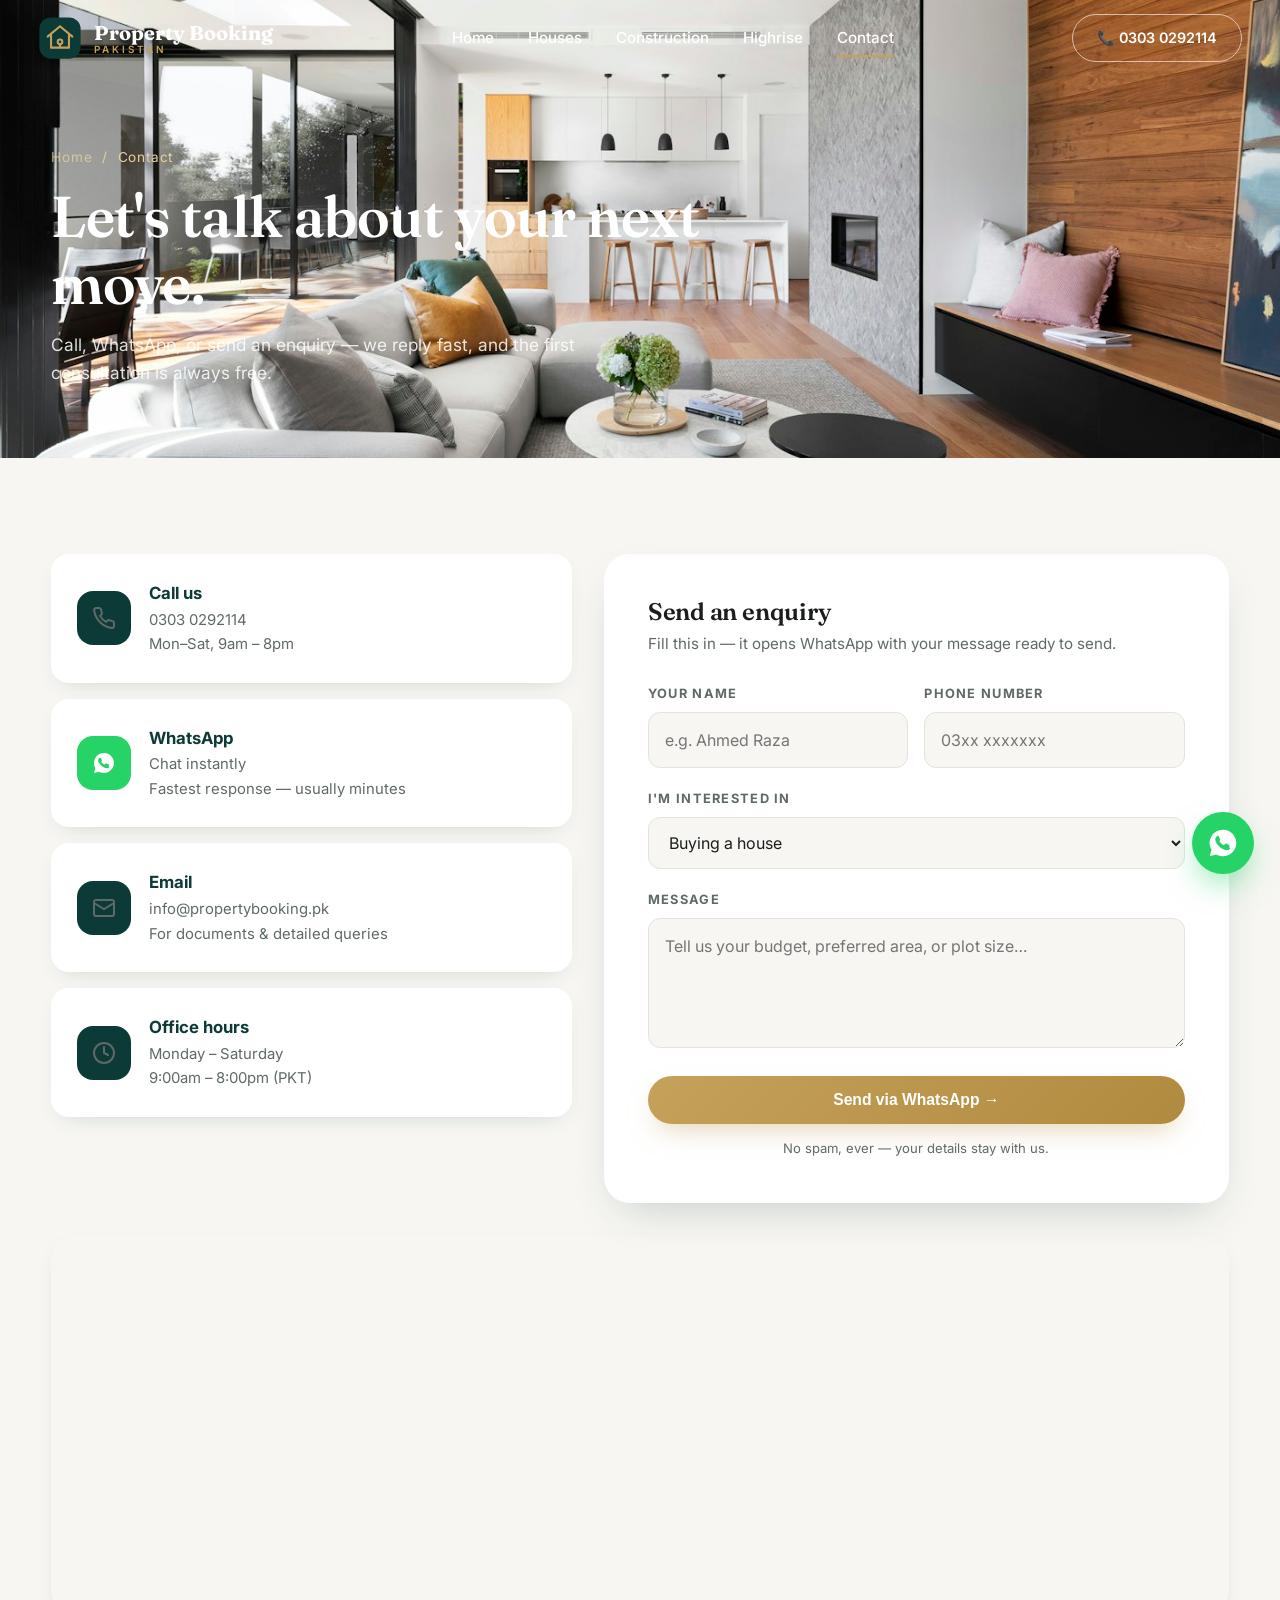
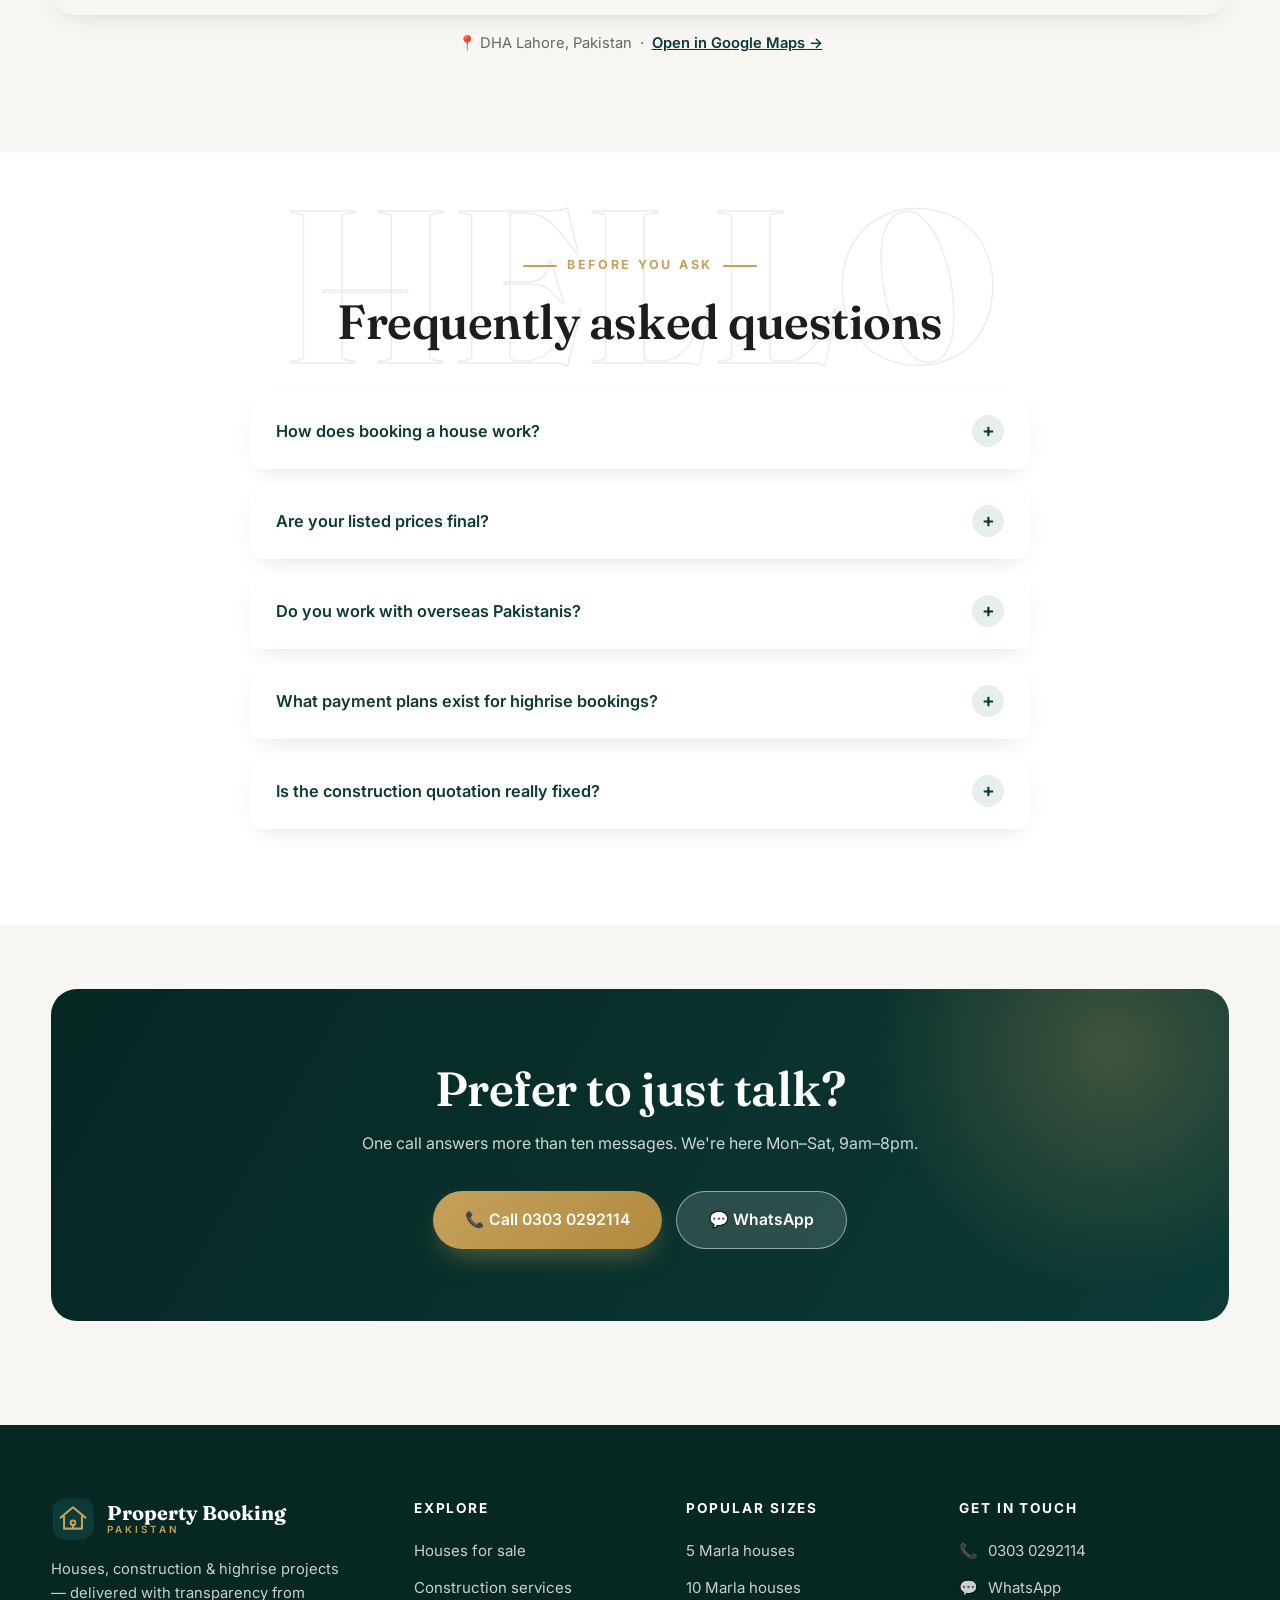
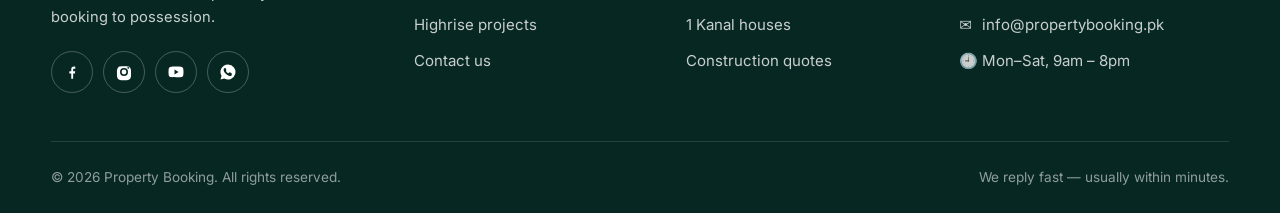
<file: contact.html>
<!DOCTYPE html>
<html lang="en">
<head>
  <meta charset="UTF-8">
  <meta name="viewport" content="width=device-width, initial-scale=1.0">
  <title>Contact Us — Property Booking | Call 0303 0292114</title>
  <meta name="description" content="Contact Property Booking: call or WhatsApp 0303 0292114, send an enquiry about houses, construction or highrise projects. Mon–Sat, 9am–8pm.">
  <link rel="icon" type="image/svg+xml" href="images/favicon.svg">
  <link rel="preconnect" href="https://fonts.googleapis.com">
  <link rel="preconnect" href="https://fonts.gstatic.com" crossorigin>
  <link href="https://fonts.googleapis.com/css2?family=Fraunces:opsz,wght@9..144,500;9..144,600;9..144,700&family=Inter:wght@400;500;600;700&display=swap" rel="stylesheet">
  <link rel="stylesheet" href="css/style.css">
</head>
<body>

<!-- Preloader -->
<div class="preloader" id="preloader">
  <img src="images/logo.svg" alt="Property Booking">
  <span>Property Booking</span>
  <div class="bar"><i></i></div>
</div>

<nav class="nav">
  <div class="nav-inner">
    <a href="index.html" class="brand">
      <img src="images/logo.svg" alt="Property Booking logo">
      <span class="brand-name">Property Booking<small>Pakistan</small></span>
    </a>
    <div class="nav-links">
      <a href="index.html">Home</a>
      <a href="houses.html">Houses</a>
      <a href="construction.html">Construction</a>
      <a href="highrise.html">Highrise</a>
      <a href="contact.html" class="active">Contact</a>
    </div>
    <a href="tel:+923030292114" class="nav-cta">📞 0303 0292114</a>
    <button class="burger" aria-label="Menu"><span></span><span></span><span></span></button>
  </div>
</nav>

<header class="page-hero">
  <div class="hero-bg">
    <img src="images/contact-interior.jpg" alt="Elegant home interior">
  </div>
  <div class="container">
    <div class="crumbs reveal"><a href="index.html">Home</a> &nbsp;/&nbsp; Contact</div>
    <h1 class="reveal d1">Let's talk about your next move.</h1>
    <p class="reveal d2">Call, WhatsApp, or send an enquiry — we reply fast, and the first consultation is always free.</p>
  </div>
</header>

<section class="section">
  <div class="container contact-grid">
    <div class="info-cards">
      <a class="info-card reveal" href="tel:+923030292114">
        <span class="info-icon"><svg viewBox="0 0 24 24" fill="none" stroke="currentColor" stroke-width="2" stroke-linecap="round"><path d="M22 16.9v3a2 2 0 01-2.2 2 19.8 19.8 0 01-8.6-3.1 19.5 19.5 0 01-6-6A19.8 19.8 0 012.1 4.2 2 2 0 014.1 2h3a2 2 0 012 1.7c.1 1 .4 2 .7 2.9a2 2 0 01-.5 2.1L8.1 9.9a16 16 0 006 6l1.2-1.2a2 2 0 012.1-.5c.9.3 1.9.6 2.9.7a2 2 0 011.7 2z"/></svg></span>
        <span><b>Call us</b><span class="val">0303 0292114</span><br><span>Mon–Sat, 9am – 8pm</span></span>
      </a>
      <a class="info-card reveal d1" href="https://wa.me/923030292114" target="_blank" rel="noopener">
        <span class="info-icon" style="background:#25d366"><svg viewBox="0 0 24 24" fill="#fff"><path d="M12 2a10 10 0 00-8.6 15.1L2 22l5-1.3A10 10 0 1012 2zm5.4 14.1c-.2.6-1.3 1.2-1.8 1.2-.5.1-1 .2-3.4-.7-2.9-1.2-4.7-4.1-4.9-4.3-.1-.2-1.1-1.5-1.1-2.9s.7-2 1-2.3c.2-.3.5-.3.7-.3h.5c.2 0 .4 0 .6.5s.8 1.9.8 2c.1.1.1.3 0 .5-.3.6-.6.8-.4 1.1.7 1.2 1.6 2 2.8 2.6.3.2.5.1.7-.1l.8-.9c.2-.3.4-.2.7-.1l1.9.9c.3.1.5.2.6.3 0 .2 0 .7-.2 1.5z"/></svg></span>
        <span><b>WhatsApp</b><span class="val">Chat instantly</span><br><span>Fastest response — usually minutes</span></span>
      </a>
      <a class="info-card reveal d2" href="mailto:info@propertybooking.pk">
        <span class="info-icon"><svg viewBox="0 0 24 24" fill="none" stroke="currentColor" stroke-width="2" stroke-linecap="round"><rect x="2" y="4" width="20" height="16" rx="2"/><path d="M22 7l-10 6L2 7"/></svg></span>
        <span><b>Email</b><span class="val">info@propertybooking.pk</span><br><span>For documents & detailed queries</span></span>
      </a>
      <div class="info-card reveal d3">
        <span class="info-icon"><svg viewBox="0 0 24 24" fill="none" stroke="currentColor" stroke-width="2" stroke-linecap="round"><circle cx="12" cy="12" r="10"/><path d="M12 6v6l4 2"/></svg></span>
        <span><b>Office hours</b><span>Monday – Saturday</span><br><span>9:00am – 8:00pm (PKT)</span></span>
      </div>
    </div>

    <div class="form-card reveal d1">
      <h3>Send an enquiry</h3>
      <p>Fill this in — it opens WhatsApp with your message ready to send.</p>
      <form id="enquiry-form">
        <div class="form-row">
          <div class="field">
            <label for="name">Your name</label>
            <input class="field-input" type="text" id="name" placeholder="e.g. Ahmed Raza" required style="width:100%;border:1.5px solid var(--line);border-radius:var(--radius-sm);padding:14px 16px;font:inherit;background:var(--cream)">
          </div>
          <div class="field">
            <label for="phone">Phone number</label>
            <input class="field-input" type="tel" id="phone" placeholder="03xx xxxxxxx" required style="width:100%;border:1.5px solid var(--line);border-radius:var(--radius-sm);padding:14px 16px;font:inherit;background:var(--cream)">
          </div>
        </div>
        <div class="field">
          <label for="interest">I'm interested in</label>
          <select id="interest" style="width:100%;border:1.5px solid var(--line);border-radius:var(--radius-sm);padding:14px 16px;font:inherit;background:var(--cream)">
            <option value="houses">Buying a house</option>
            <option value="construction">Construction services</option>
            <option value="highrise">Highrise project booking</option>
            <option value="general">Something else</option>
          </select>
        </div>
        <div class="field">
          <label for="message">Message</label>
          <textarea class="field-input" id="message" placeholder="Tell us your budget, preferred area, or plot size…" style="width:100%;border:1.5px solid var(--line);border-radius:var(--radius-sm);padding:14px 16px;font:inherit;background:var(--cream);min-height:130px;resize:vertical"></textarea>
        </div>
        <button type="submit" class="btn btn-gold" style="width:100%">Send via WhatsApp →</button>
        <p class="form-note" id="form-note">No spam, ever — your details stay with us.</p>
      </form>
    </div>
  </div>

  <div class="container">
    <div class="map-frame reveal">
      <iframe title="Property Booking — Lahore map" loading="lazy"
        src="https://www.google.com/maps?q=DHA+Lahore+Pakistan&output=embed"></iframe>
    </div>
    <p class="center" style="margin-top:16px;color:var(--muted);font-size:0.92rem">📍 DHA Lahore, Pakistan &nbsp;·&nbsp; <a href="https://www.google.com/maps?q=DHA+Lahore+Pakistan" target="_blank" rel="noopener" style="color:var(--teal);font-weight:600;text-decoration:underline">Open in Google Maps →</a></p>
  </div>
</section>

<!-- FAQ -->
<section class="section has-bg-word" style="background:var(--white)">
  <span class="bg-word">HELLO</span>
  <div class="container">
    <div class="center reveal">
      <span class="eyebrow">Before you ask</span>
      <h2>Frequently asked questions</h2>
    </div>
    <div class="faq reveal" style="margin-top:44px">
      <div class="faq-item">
        <button class="faq-q">How does booking a house work?<span class="plus">+</span></button>
        <div class="faq-a"><p>Shortlist a property, visit it with our team, then reserve it with a token amount. We verify all documents (fard, registry, approvals) before any payment, and handle the transfer process with you until registry.</p></div>
      </div>
      <div class="faq-item">
        <button class="faq-q">Are your listed prices final?<span class="plus">+</span></button>
        <div class="faq-a"><p>The prices you see are the seller's demand. We'll always tell you honestly where negotiation room exists — and where it doesn't — before you make an offer.</p></div>
      </div>
      <div class="faq-item">
        <button class="faq-q">Do you work with overseas Pakistanis?<span class="plus">+</span></button>
        <div class="faq-a"><p>Yes — a large share of our clients are abroad. Video tours, WhatsApp updates, and we can complete documentation through a legally appointed representative.</p></div>
      </div>
      <div class="faq-item">
        <button class="faq-q">What payment plans exist for highrise bookings?<span class="plus">+</span></button>
        <div class="faq-a"><p>Typically 20–25% down, the rest in monthly installments, and 20% on possession. Exact plans vary by project — message us for the current brochure.</p></div>
      </div>
      <div class="faq-item">
        <button class="faq-q">Is the construction quotation really fixed?<span class="plus">+</span></button>
        <div class="faq-a"><p>Yes — locked in writing after drawings and material samples are approved. Stage-wise payments only against completed, verified work.</p></div>
      </div>
    </div>
  </div>
</section>

<section class="section-tight">
  <div class="container">
    <div class="cta-band reveal">
      <h2>Prefer to just talk?</h2>
      <p>One call answers more than ten messages. We're here Mon–Sat, 9am–8pm.</p>
      <div class="cta-actions">
        <a href="tel:+923030292114" class="btn btn-gold">📞 Call 0303 0292114</a>
        <a href="https://wa.me/923030292114" target="_blank" rel="noopener" class="btn btn-light">💬 WhatsApp</a>
      </div>
    </div>
  </div>
</section>

<footer>
  <div class="container">
    <div class="footer-grid">
      <div class="footer-brand">
        <a href="index.html" class="brand">
          <img src="images/logo.svg" alt="Property Booking logo">
          <span class="brand-name" style="color:#fff">Property Booking<small>Pakistan</small></span>
        </a>
        <p>Houses, construction & highrise projects — delivered with transparency from booking to possession.</p>
        <div class="socials">
          <a href="#" aria-label="Facebook"><svg viewBox="0 0 24 24"><path d="M13.5 21v-7h2.4l.4-3h-2.8V9.1c0-.9.3-1.5 1.6-1.5h1.3V4.9c-.3 0-1.1-.1-2-.1-2 0-3.4 1.2-3.4 3.5V11H8.5v3H11v7h2.5z"/></svg></a>
          <a href="#" aria-label="Instagram"><svg viewBox="0 0 24 24"><path d="M12 8.8A3.2 3.2 0 1012 15.2 3.2 3.2 0 0012 8.8zm0-2.1a5.3 5.3 0 110 10.6 5.3 5.3 0 010-10.6zm6.8-.3a1.2 1.2 0 11-2.4 0 1.2 1.2 0 012.4 0zM12 4.2c-2.5 0-2.8 0-3.8.1-1 .1-1.7.2-2.3.5-.6.2-1.1.6-1.6 1.1-.5.5-.9 1-1.1 1.6-.3.6-.4 1.3-.5 2.3-.1 1-.1 1.3-.1 3.8s0 2.8.1 3.8c.1 1 .2 1.7.5 2.3.2.6.6 1.1 1.1 1.6.5.5 1 .9 1.6 1.1.6.3 1.3.4 2.3.5 1 .1 1.3.1 3.8.1s2.8 0 3.8-.1c1-.1 1.7-.2 2.3-.5.6-.2 1.1-.6 1.6-1.1.5-.5.9-1 1.1-1.6.3-.6.4-1.3.5-2.3.1-1 .1-1.3.1-3.8s0-2.8-.1-3.8c-.1-1-.2-1.7-.5-2.3-.2-.6-.6-1.1-1.1-1.6-.5-.5-1-.9-1.6-1.1-.6-.3-1.3-.4-2.3-.5-1-.1-1.3-.1-3.8-.1z"/></svg></a>
          <a href="#" aria-label="YouTube"><svg viewBox="0 0 24 24"><path d="M21.6 7.2a2.8 2.8 0 00-2-2C17.9 4.8 12 4.8 12 4.8s-5.9 0-7.6.4a2.8 2.8 0 00-2 2A29 29 0 002 12a29 29 0 00.4 4.8 2.8 2.8 0 002 2c1.7.4 7.6.4 7.6.4s5.9 0 7.6-.4a2.8 2.8 0 002-2A29 29 0 0022 12a29 29 0 00-.4-4.8zM10 15.2V8.8L15.5 12 10 15.2z"/></svg></a>
          <a href="https://wa.me/923030292114" aria-label="WhatsApp"><svg viewBox="0 0 24 24"><path d="M12 2a10 10 0 00-8.6 15.1L2 22l5-1.3A10 10 0 1012 2zm5.4 14.1c-.2.6-1.3 1.2-1.8 1.2-.5.1-1 .2-3.4-.7-2.9-1.2-4.7-4.1-4.9-4.3-.1-.2-1.1-1.5-1.1-2.9s.7-2 1-2.3c.2-.3.5-.3.7-.3h.5c.2 0 .4 0 .6.5s.8 1.9.8 2c.1.1.1.3 0 .5-.3.6-.6.8-.4 1.1.7 1.2 1.6 2 2.8 2.6.3.2.5.1.7-.1l.8-.9c.2-.3.4-.2.7-.1l1.9.9c.3.1.5.2.6.3 0 .2 0 .7-.2 1.5z"/></svg></a>
        </div>
      </div>
      <div>
        <h4>Explore</h4>
        <ul>
          <li><a href="houses.html">Houses for sale</a></li>
          <li><a href="construction.html">Construction services</a></li>
          <li><a href="highrise.html">Highrise projects</a></li>
          <li><a href="contact.html">Contact us</a></li>
        </ul>
      </div>
      <div>
        <h4>Popular sizes</h4>
        <ul>
          <li><a href="houses.html?size=5%20Marla">5 Marla houses</a></li>
          <li><a href="houses.html?size=10%20Marla">10 Marla houses</a></li>
          <li><a href="houses.html?size=1%20Kanal">1 Kanal houses</a></li>
          <li><a href="construction.html">Construction quotes</a></li>
        </ul>
      </div>
      <div>
        <h4>Get in touch</h4>
        <ul class="footer-contact">
          <li>📞 <a href="tel:+923030292114">0303 0292114</a></li>
          <li>💬 <a href="https://wa.me/923030292114" target="_blank" rel="noopener">WhatsApp</a></li>
          <li>✉️ <a href="mailto:info@propertybooking.pk">info@propertybooking.pk</a></li>
          <li>🕘 Mon–Sat, 9am – 8pm</li>
        </ul>
      </div>
    </div>
    <div class="footer-bottom">
      <span>© <span data-year></span> Property Booking. All rights reserved.</span>
      <span>We reply fast — usually within minutes.</span>
    </div>
  </div>
</footer>

<a class="wa-float" href="https://wa.me/923030292114?text=Assalam-o-Alaikum!%20I%20have%20a%20question." target="_blank" rel="noopener" aria-label="Chat on WhatsApp">
  <svg viewBox="0 0 24 24"><path d="M12 2a10 10 0 00-8.6 15.1L2 22l5-1.3A10 10 0 1012 2zm5.4 14.1c-.2.6-1.3 1.2-1.8 1.2-.5.1-1 .2-3.4-.7-2.9-1.2-4.7-4.1-4.9-4.3-.1-.2-1.1-1.5-1.1-2.9s.7-2 1-2.3c.2-.3.5-.3.7-.3h.5c.2 0 .4 0 .6.5s.8 1.9.8 2c.1.1.1.3 0 .5-.3.6-.6.8-.4 1.1.7 1.2 1.6 2 2.8 2.6.3.2.5.1.7-.1l.8-.9c.2-.3.4-.2.7-.1l1.9.9c.3.1.5.2.6.3 0 .2 0 .7-.2 1.5z"/></svg>
</a>
<div class="mobile-callbar">
  <a class="call" href="tel:+923030292114">📞 Call now</a>
  <a class="wa" href="https://wa.me/923030292114" target="_blank" rel="noopener">💬 WhatsApp</a>
</div>

<script src="js/data.js"></script>
<script src="js/main.js"></script>
</body>
</html>
</file>
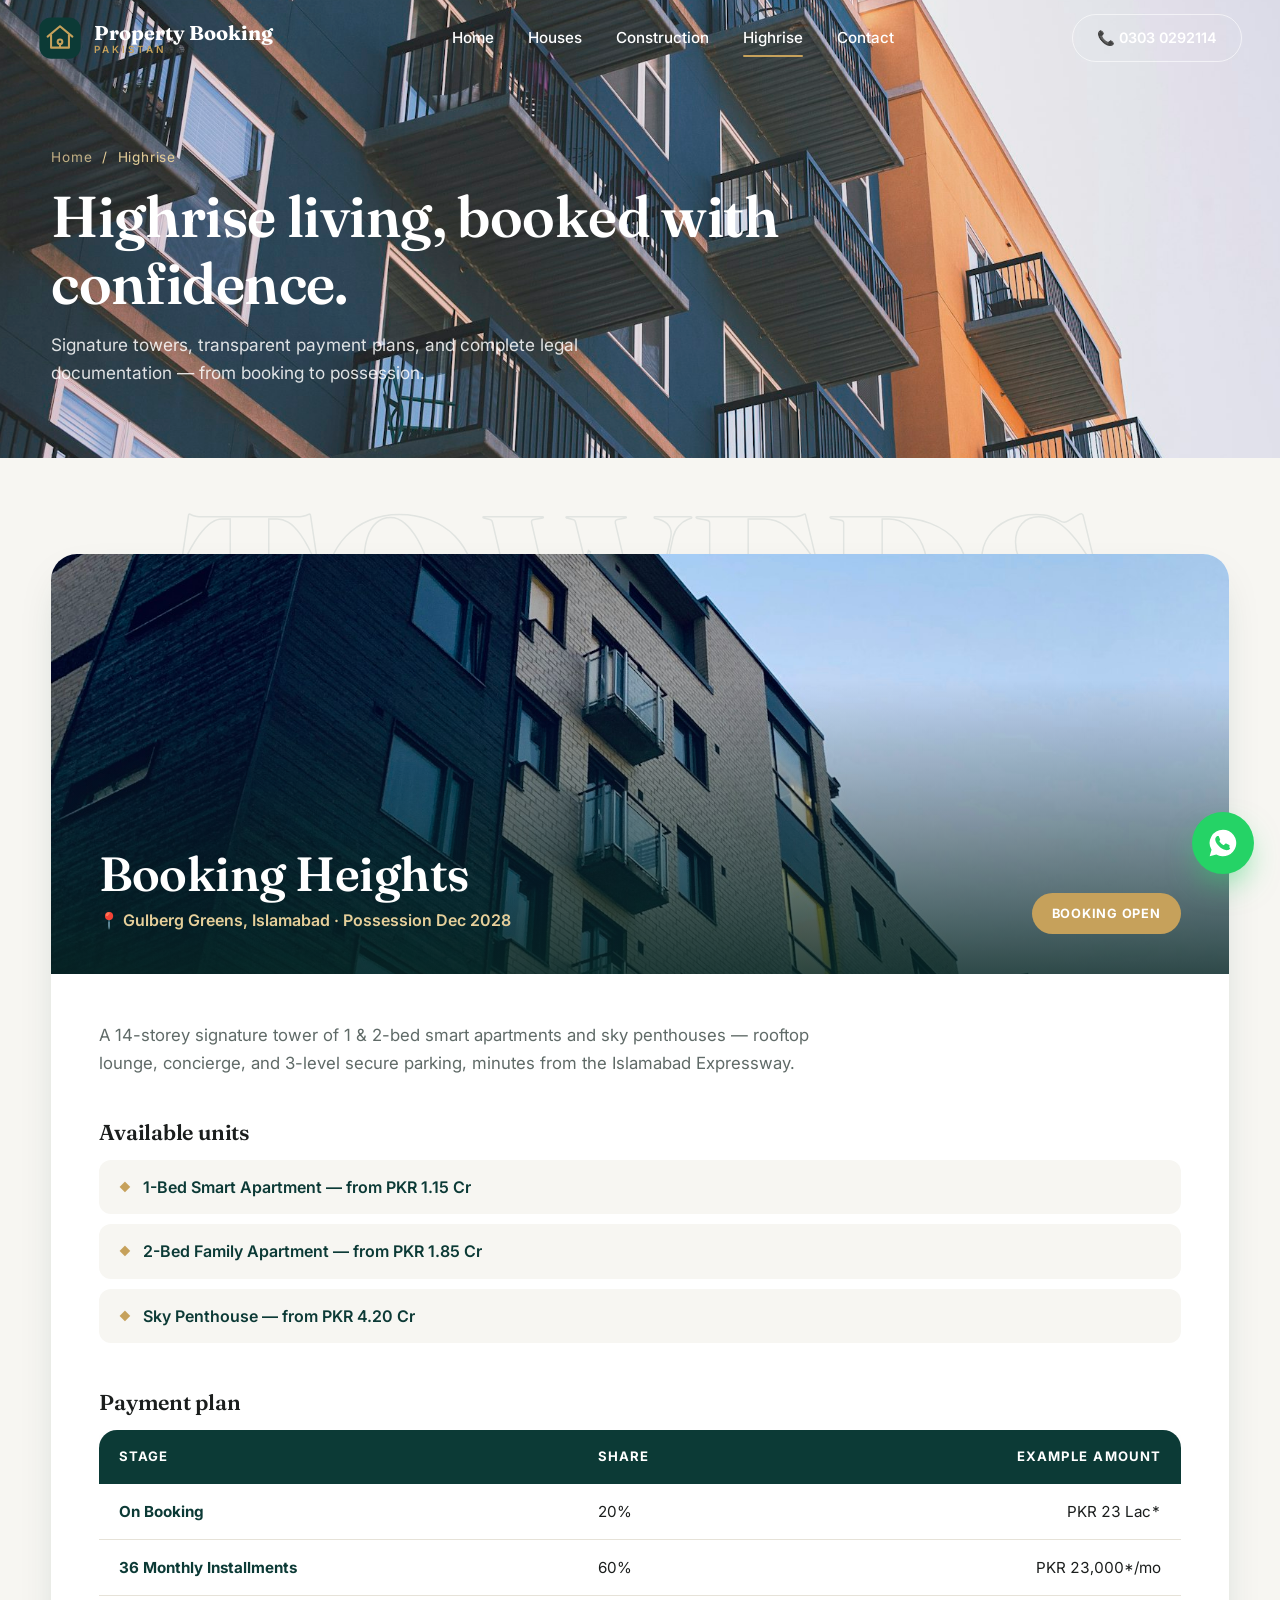
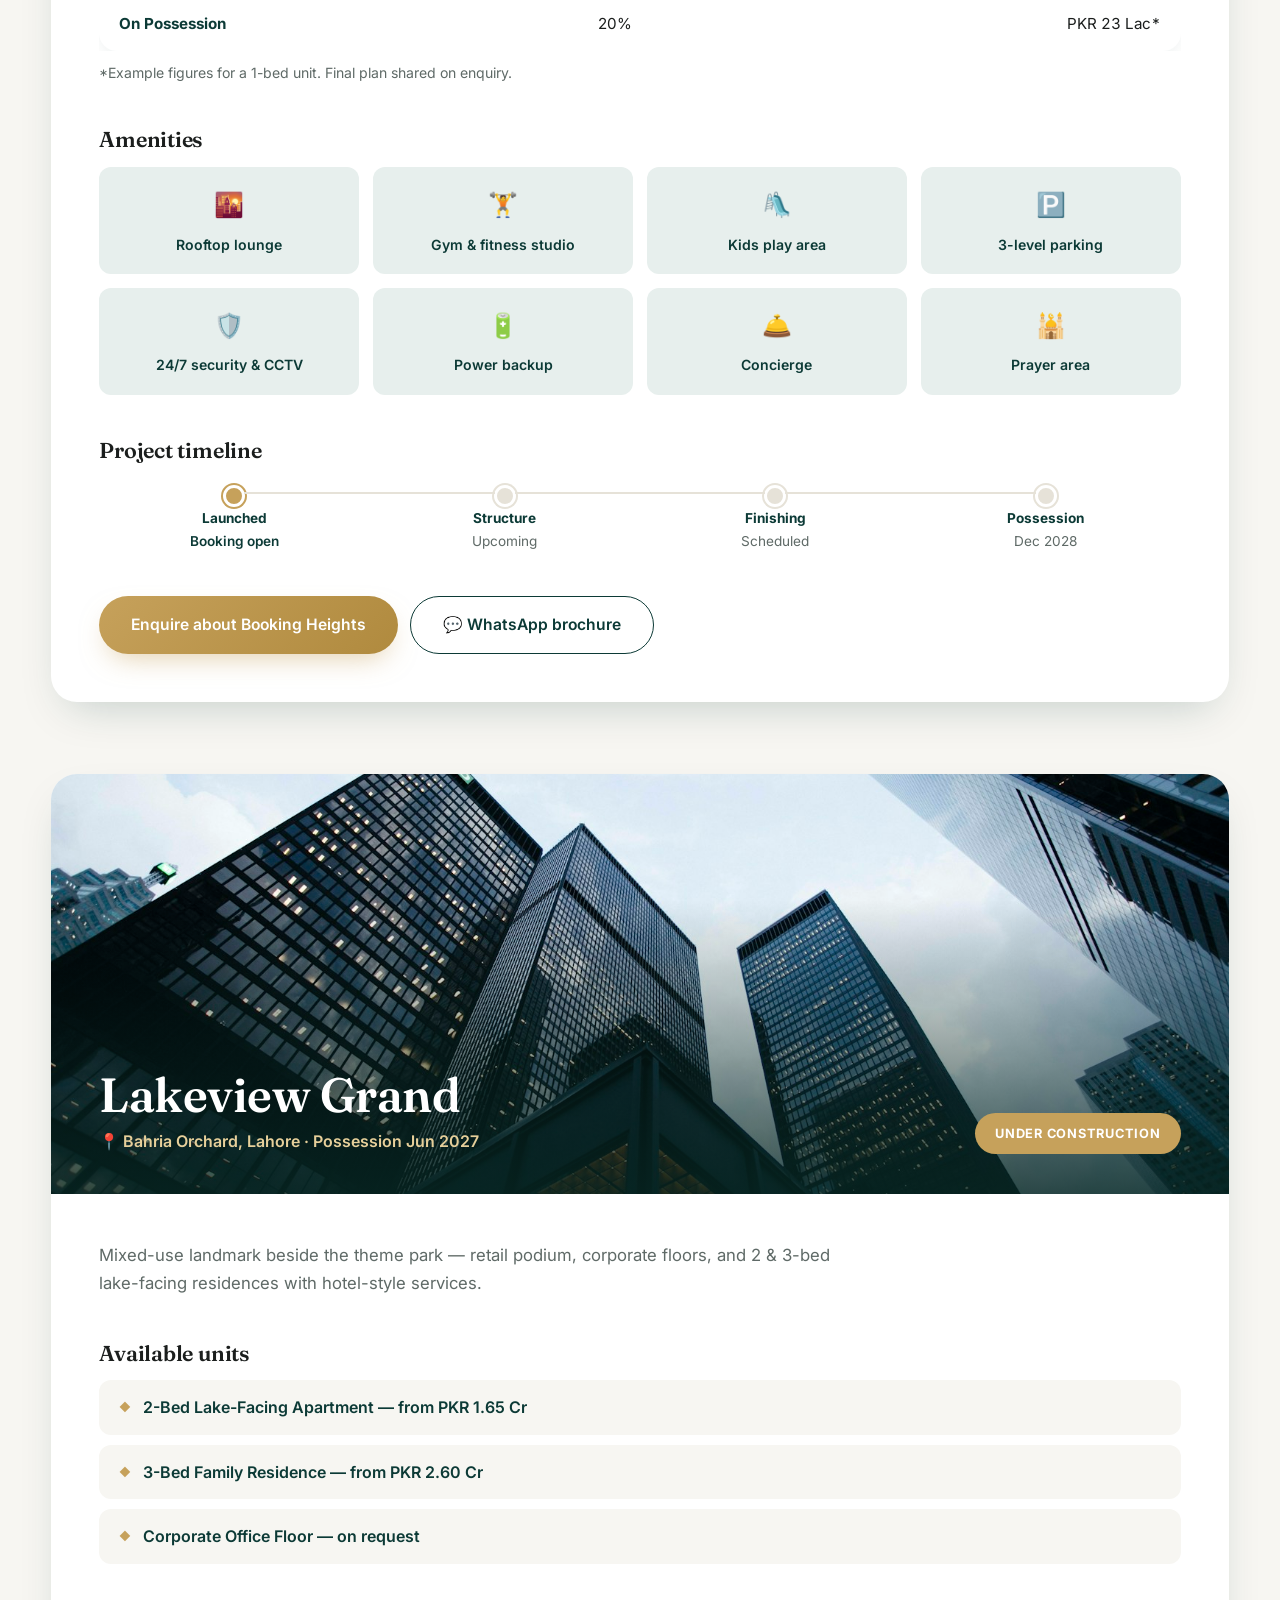
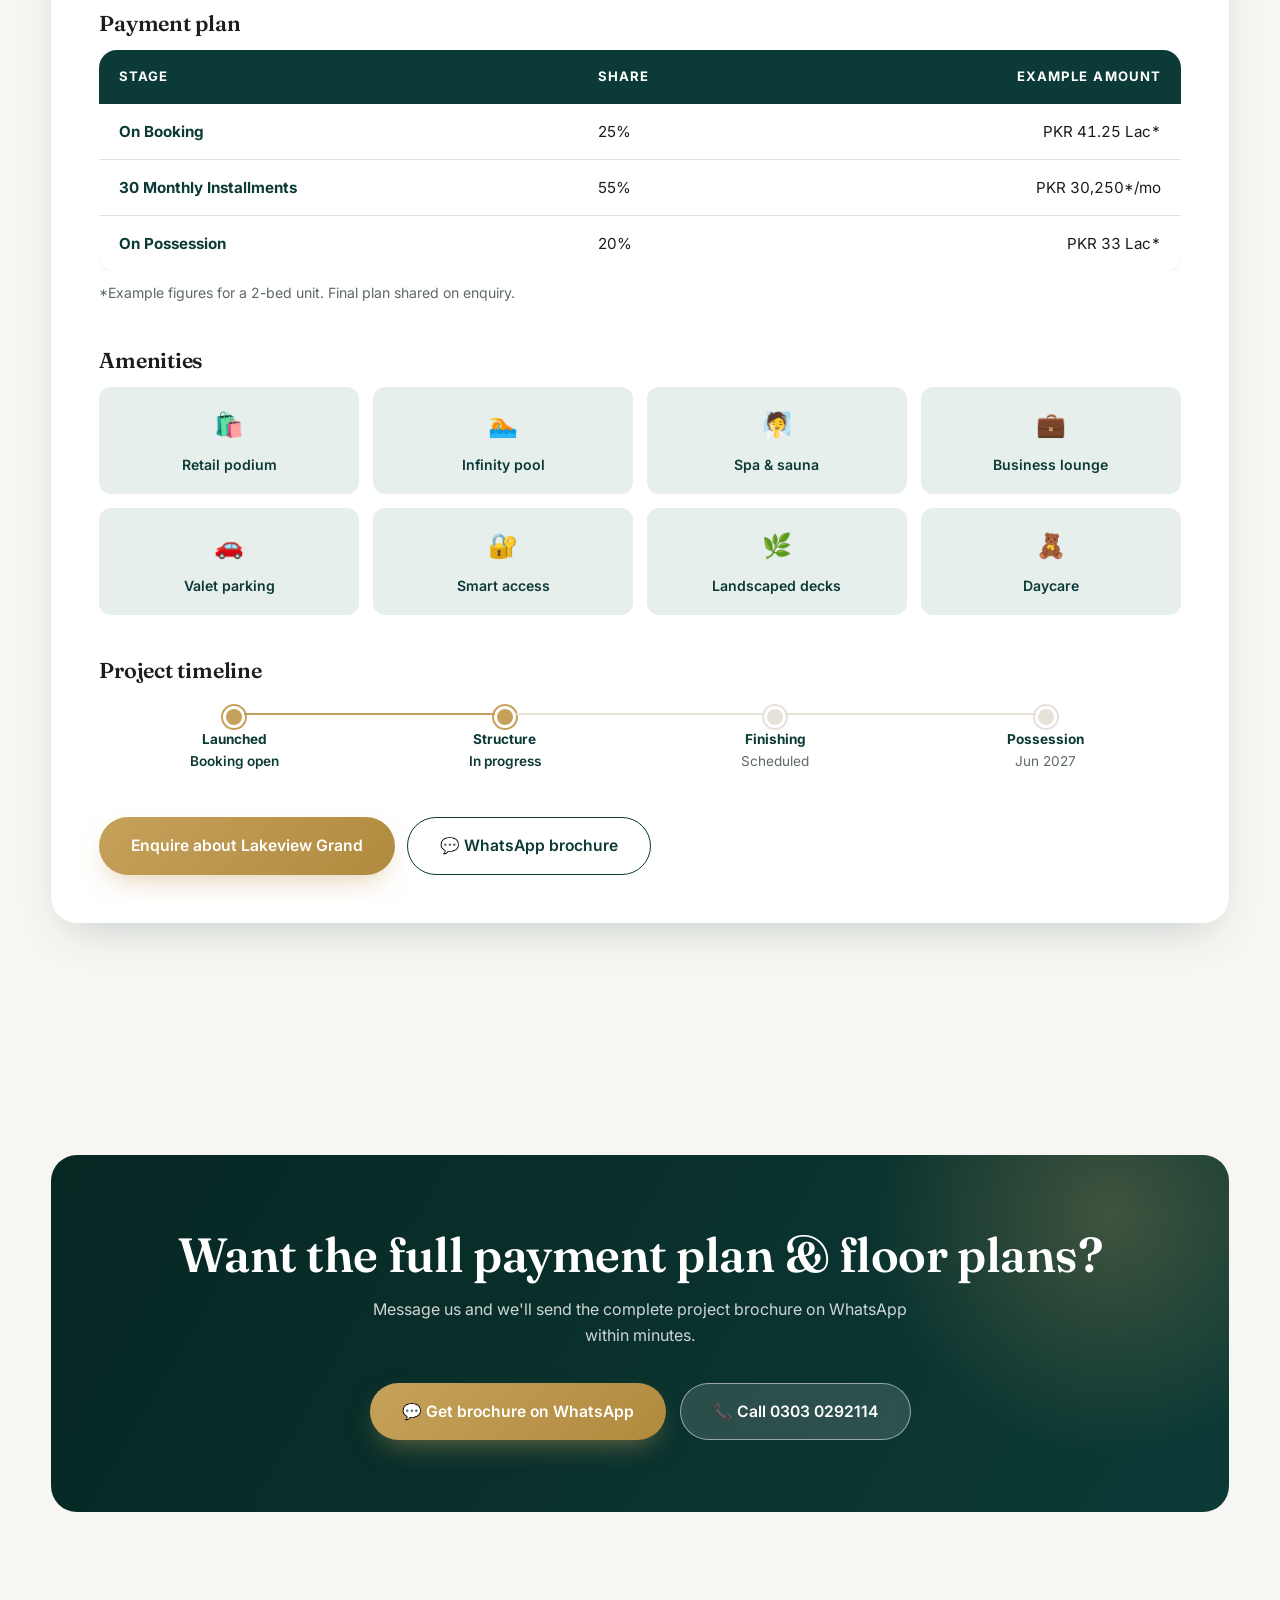
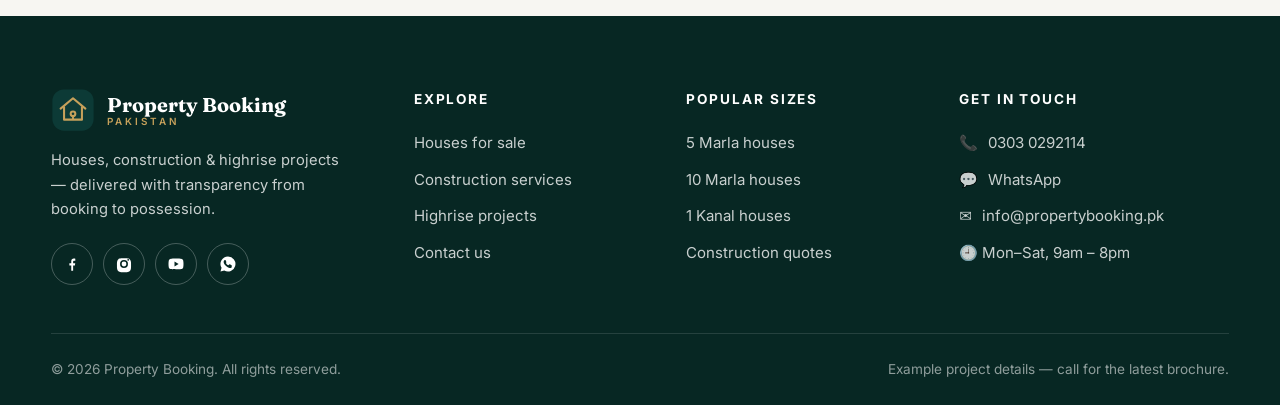
<file: highrise.html>
<!DOCTYPE html>
<html lang="en">
<head>
  <meta charset="UTF-8">
  <meta name="viewport" content="width=device-width, initial-scale=1.0">
  <title>Highrise Projects — Apartments on Easy Installments | Property Booking</title>
  <meta name="description" content="Book apartments and penthouses in signature highrise projects on transparent payment plans. Booking from 20% down. Call 0303 0292114.">
  <link rel="icon" type="image/svg+xml" href="images/favicon.svg">
  <link rel="preconnect" href="https://fonts.googleapis.com">
  <link rel="preconnect" href="https://fonts.gstatic.com" crossorigin>
  <link href="https://fonts.googleapis.com/css2?family=Fraunces:opsz,wght@9..144,500;9..144,600;9..144,700&family=Inter:wght@400;500;600;700&display=swap" rel="stylesheet">
  <link rel="stylesheet" href="css/style.css">
</head>
<body>

<!-- Preloader -->
<div class="preloader" id="preloader">
  <img src="images/logo.svg" alt="Property Booking">
  <span>Property Booking</span>
  <div class="bar"><i></i></div>
</div>

<nav class="nav">
  <div class="nav-inner">
    <a href="index.html" class="brand">
      <img src="images/logo.svg" alt="Property Booking logo">
      <span class="brand-name">Property Booking<small>Pakistan</small></span>
    </a>
    <div class="nav-links">
      <a href="index.html">Home</a>
      <a href="houses.html">Houses</a>
      <a href="construction.html">Construction</a>
      <a href="highrise.html" class="active">Highrise</a>
      <a href="contact.html">Contact</a>
    </div>
    <a href="tel:+923030292114" class="nav-cta">📞 0303 0292114</a>
    <button class="burger" aria-label="Menu"><span></span><span></span><span></span></button>
  </div>
</nav>

<header class="page-hero">
  <div class="hero-bg">
    <img src="images/highrise-hero.jpg" alt="Highrise towers against the sky">
  </div>
  <div class="container">
    <div class="crumbs reveal"><a href="index.html">Home</a> &nbsp;/&nbsp; Highrise</div>
    <h1 class="reveal d1">Highrise living, booked with confidence.</h1>
    <p class="reveal d2">Signature towers, transparent payment plans, and complete legal documentation — from booking to possession.</p>
  </div>
</header>

<section class="section has-bg-word">
  <span class="bg-word">TOWERS</span>
  <div class="container" id="projects-wrap"></div>
</section>

<section class="section-tight">
  <div class="container">
    <div class="cta-band reveal">
      <h2>Want the full payment plan & floor plans?</h2>
      <p>Message us and we'll send the complete project brochure on WhatsApp within minutes.</p>
      <div class="cta-actions">
        <a href="https://wa.me/923030292114?text=Assalam-o-Alaikum!%20Please%20share%20the%20highrise%20project%20brochure%20and%20payment%20plans." target="_blank" rel="noopener" class="btn btn-gold">💬 Get brochure on WhatsApp</a>
        <a href="tel:+923030292114" class="btn btn-light">📞 Call 0303 0292114</a>
      </div>
    </div>
  </div>
</section>

<footer>
  <div class="container">
    <div class="footer-grid">
      <div class="footer-brand">
        <a href="index.html" class="brand">
          <img src="images/logo.svg" alt="Property Booking logo">
          <span class="brand-name" style="color:#fff">Property Booking<small>Pakistan</small></span>
        </a>
        <p>Houses, construction & highrise projects — delivered with transparency from booking to possession.</p>
        <div class="socials">
          <a href="#" aria-label="Facebook"><svg viewBox="0 0 24 24"><path d="M13.5 21v-7h2.4l.4-3h-2.8V9.1c0-.9.3-1.5 1.6-1.5h1.3V4.9c-.3 0-1.1-.1-2-.1-2 0-3.4 1.2-3.4 3.5V11H8.5v3H11v7h2.5z"/></svg></a>
          <a href="#" aria-label="Instagram"><svg viewBox="0 0 24 24"><path d="M12 8.8A3.2 3.2 0 1012 15.2 3.2 3.2 0 0012 8.8zm0-2.1a5.3 5.3 0 110 10.6 5.3 5.3 0 010-10.6zm6.8-.3a1.2 1.2 0 11-2.4 0 1.2 1.2 0 012.4 0zM12 4.2c-2.5 0-2.8 0-3.8.1-1 .1-1.7.2-2.3.5-.6.2-1.1.6-1.6 1.1-.5.5-.9 1-1.1 1.6-.3.6-.4 1.3-.5 2.3-.1 1-.1 1.3-.1 3.8s0 2.8.1 3.8c.1 1 .2 1.7.5 2.3.2.6.6 1.1 1.1 1.6.5.5 1 .9 1.6 1.1.6.3 1.3.4 2.3.5 1 .1 1.3.1 3.8.1s2.8 0 3.8-.1c1-.1 1.7-.2 2.3-.5.6-.2 1.1-.6 1.6-1.1.5-.5.9-1 1.1-1.6.3-.6.4-1.3.5-2.3.1-1 .1-1.3.1-3.8s0-2.8-.1-3.8c-.1-1-.2-1.7-.5-2.3-.2-.6-.6-1.1-1.1-1.6-.5-.5-1-.9-1.6-1.1-.6-.3-1.3-.4-2.3-.5-1-.1-1.3-.1-3.8-.1z"/></svg></a>
          <a href="#" aria-label="YouTube"><svg viewBox="0 0 24 24"><path d="M21.6 7.2a2.8 2.8 0 00-2-2C17.9 4.8 12 4.8 12 4.8s-5.9 0-7.6.4a2.8 2.8 0 00-2 2A29 29 0 002 12a29 29 0 00.4 4.8 2.8 2.8 0 002 2c1.7.4 7.6.4 7.6.4s5.9 0 7.6-.4a2.8 2.8 0 002-2A29 29 0 0022 12a29 29 0 00-.4-4.8zM10 15.2V8.8L15.5 12 10 15.2z"/></svg></a>
          <a href="https://wa.me/923030292114" aria-label="WhatsApp"><svg viewBox="0 0 24 24"><path d="M12 2a10 10 0 00-8.6 15.1L2 22l5-1.3A10 10 0 1012 2zm5.4 14.1c-.2.6-1.3 1.2-1.8 1.2-.5.1-1 .2-3.4-.7-2.9-1.2-4.7-4.1-4.9-4.3-.1-.2-1.1-1.5-1.1-2.9s.7-2 1-2.3c.2-.3.5-.3.7-.3h.5c.2 0 .4 0 .6.5s.8 1.9.8 2c.1.1.1.3 0 .5-.3.6-.6.8-.4 1.1.7 1.2 1.6 2 2.8 2.6.3.2.5.1.7-.1l.8-.9c.2-.3.4-.2.7-.1l1.9.9c.3.1.5.2.6.3 0 .2 0 .7-.2 1.5z"/></svg></a>
        </div>
      </div>
      <div>
        <h4>Explore</h4>
        <ul>
          <li><a href="houses.html">Houses for sale</a></li>
          <li><a href="construction.html">Construction services</a></li>
          <li><a href="highrise.html">Highrise projects</a></li>
          <li><a href="contact.html">Contact us</a></li>
        </ul>
      </div>
      <div>
        <h4>Popular sizes</h4>
        <ul>
          <li><a href="houses.html?size=5%20Marla">5 Marla houses</a></li>
          <li><a href="houses.html?size=10%20Marla">10 Marla houses</a></li>
          <li><a href="houses.html?size=1%20Kanal">1 Kanal houses</a></li>
          <li><a href="construction.html">Construction quotes</a></li>
        </ul>
      </div>
      <div>
        <h4>Get in touch</h4>
        <ul class="footer-contact">
          <li>📞 <a href="tel:+923030292114">0303 0292114</a></li>
          <li>💬 <a href="https://wa.me/923030292114" target="_blank" rel="noopener">WhatsApp</a></li>
          <li>✉️ <a href="mailto:info@propertybooking.pk">info@propertybooking.pk</a></li>
          <li>🕘 Mon–Sat, 9am – 8pm</li>
        </ul>
      </div>
    </div>
    <div class="footer-bottom">
      <span>© <span data-year></span> Property Booking. All rights reserved.</span>
      <span>Example project details — call for the latest brochure.</span>
    </div>
  </div>
</footer>

<a class="wa-float" href="https://wa.me/923030292114?text=Assalam-o-Alaikum!%20I%20am%20interested%20in%20a%20highrise%20project." target="_blank" rel="noopener" aria-label="Chat on WhatsApp">
  <svg viewBox="0 0 24 24"><path d="M12 2a10 10 0 00-8.6 15.1L2 22l5-1.3A10 10 0 1012 2zm5.4 14.1c-.2.6-1.3 1.2-1.8 1.2-.5.1-1 .2-3.4-.7-2.9-1.2-4.7-4.1-4.9-4.3-.1-.2-1.1-1.5-1.1-2.9s.7-2 1-2.3c.2-.3.5-.3.7-.3h.5c.2 0 .4 0 .6.5s.8 1.9.8 2c.1.1.1.3 0 .5-.3.6-.6.8-.4 1.1.7 1.2 1.6 2 2.8 2.6.3.2.5.1.7-.1l.8-.9c.2-.3.4-.2.7-.1l1.9.9c.3.1.5.2.6.3 0 .2 0 .7-.2 1.5z"/></svg>
</a>
<div class="mobile-callbar">
  <a class="call" href="tel:+923030292114">📞 Call now</a>
  <a class="wa" href="https://wa.me/923030292114" target="_blank" rel="noopener">💬 WhatsApp</a>
</div>

<script src="js/data.js"></script>
<script src="js/main.js"></script>
<script>
  (function () {
    const wrap = document.getElementById("projects-wrap");
    const amenIcon = { "Rooftop lounge":"🌇","Gym & fitness studio":"🏋️","Kids play area":"🛝","3-level parking":"🅿️","24/7 security & CCTV":"🛡️","Power backup":"🔋","Concierge":"🛎️","Prayer area":"🕌","Retail podium":"🛍️","Infinity pool":"🏊","Spa & sauna":"🧖","Business lounge":"💼","Valet parking":"🚗","Smart access":"🔐","Landscaped decks":"🌿","Daycare":"🧸" };
    wrap.innerHTML = PROJECTS.map((p, i) => `
      <article class="project reveal">
        <div class="project-hero">
          <img src="${p.img}" alt="${p.name}, ${p.location}" loading="lazy">
          <div class="project-hero-info">
            <div><h2>${p.name}</h2><span class="loc">📍 ${p.location} · Possession ${p.completion}</span></div>
            <span class="status-pill">${p.status}</span>
          </div>
        </div>
        <div class="project-body">
          <p>${p.desc}</p>
          <div>
            <h3 style="margin-bottom:14px">Available units</h3>
            <ul class="unit-list">${p.units.map((u) => `<li>${u}</li>`).join("")}</ul>
          </div>
          <div>
            <h3 style="margin-bottom:14px">Payment plan</h3>
            <div style="overflow-x:auto">
            <table class="quote-table">
              <thead><tr><th>Stage</th><th>Share</th><th class="num">Example amount</th></tr></thead>
              <tbody>${p.paymentPlan.map((r) => `<tr><td><b>${r[0]}</b></td><td>${r[1]}</td><td class="num">${r[2]}</td></tr>`).join("")}</tbody>
            </table>
            </div>
            <p style="color:var(--muted);font-size:0.88rem;margin-top:10px">${p.planNote}</p>
          </div>
          <div>
            <h3 style="margin-bottom:14px">Amenities</h3>
            <div class="amen-grid">${p.amenities.map((a) => `<div class="amen"><i>${amenIcon[a] || "✦"}</i>${a}</div>`).join("")}</div>
          </div>
          <div>
            <h3 style="margin-bottom:14px">Project timeline</h3>
            <div class="timeline">
              <div class="done"><b>Launched</b>Booking open</div>
              <div class="${p.status === "Under Construction" ? "done" : ""}"><b>Structure</b>${p.status === "Under Construction" ? "In progress" : "Upcoming"}</div>
              <div><b>Finishing</b>Scheduled</div>
              <div><b>Possession</b>${p.completion}</div>
            </div>
          </div>
          <div style="display:flex;gap:12px;flex-wrap:wrap">
            <a class="btn btn-gold" href="contact.html?interest=highrise&property=${encodeURIComponent(p.name + ", " + p.location)}">Enquire about ${p.name}</a>
            <a class="btn btn-outline" href="https://wa.me/923030292114?text=${encodeURIComponent("Assalam-o-Alaikum! Please share the " + p.name + " brochure and payment plan.")}" target="_blank" rel="noopener">💬 WhatsApp brochure</a>
          </div>
        </div>
      </article>`).join("");

    // projects were added after main.js ran — observe them for reveal animations
    if (window.observeReveals) window.observeReveals(wrap);
  })();
</script>
</body>
</html>
</file>
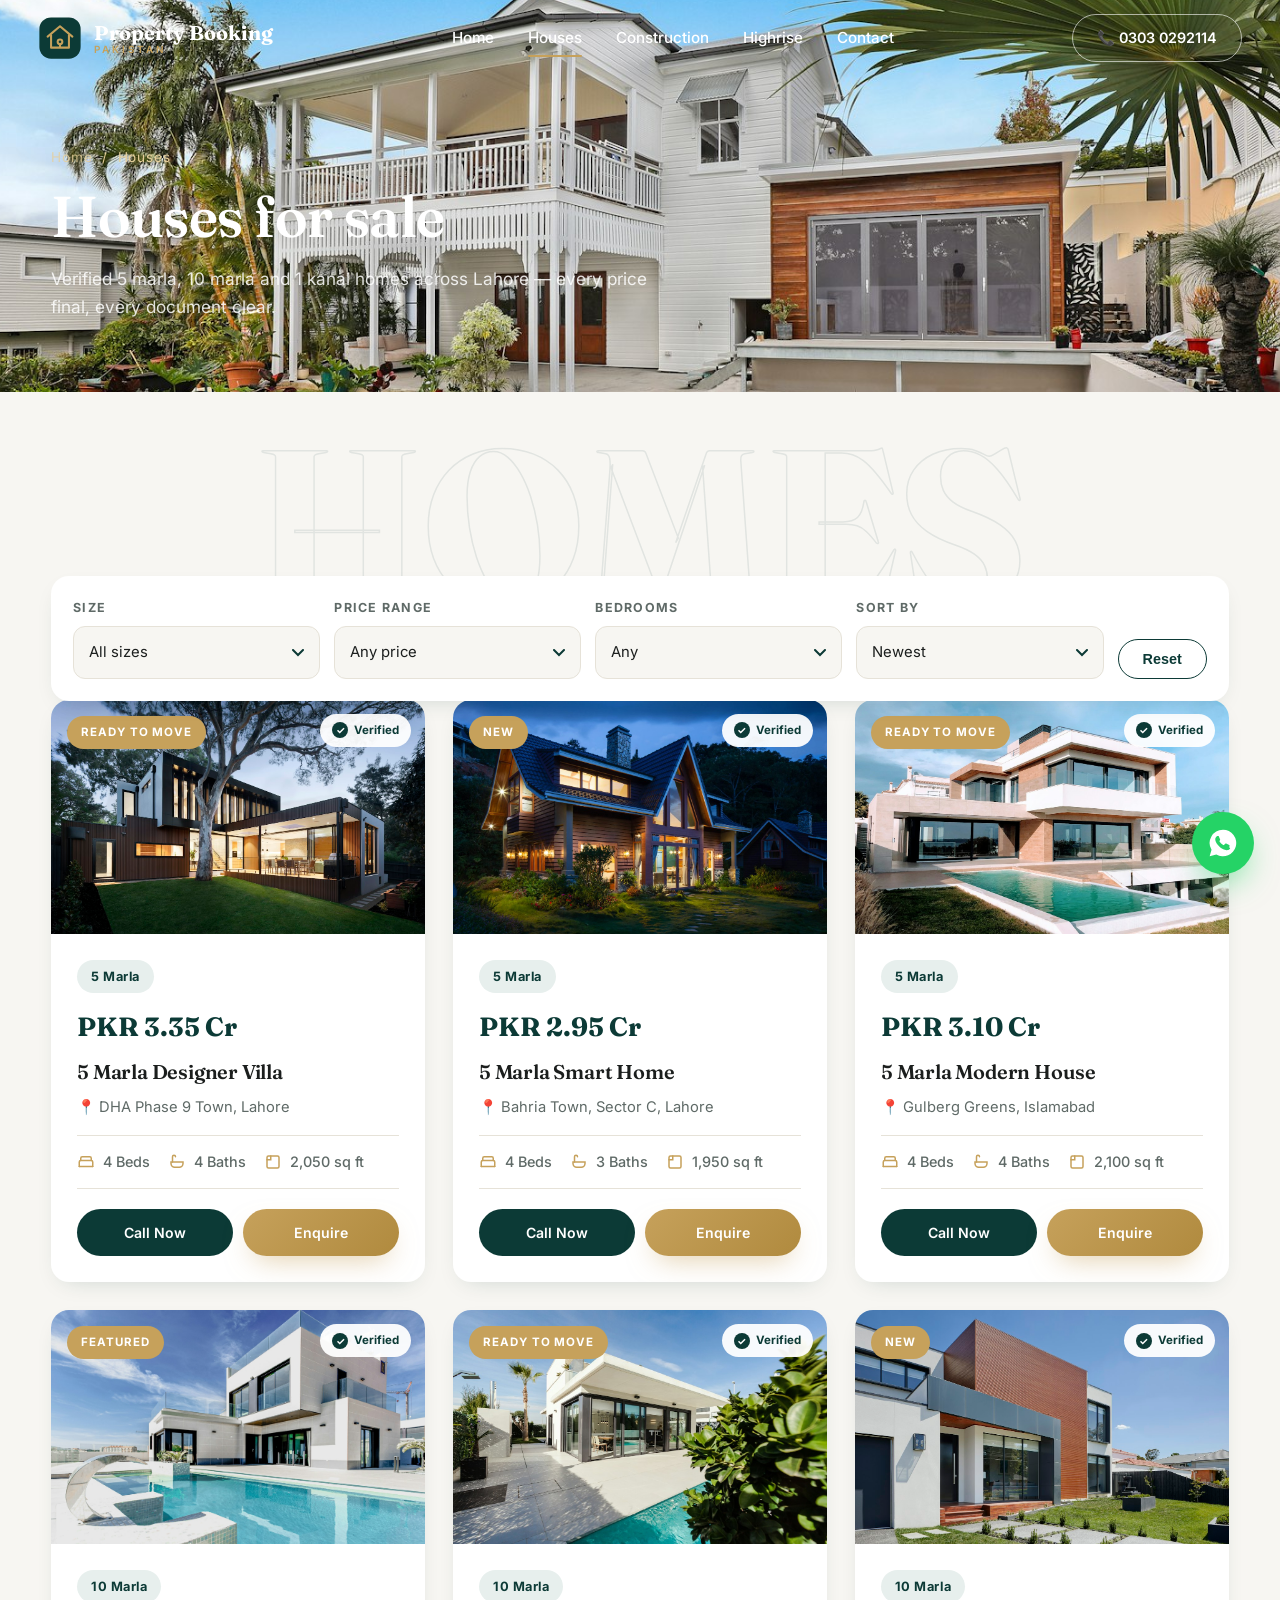
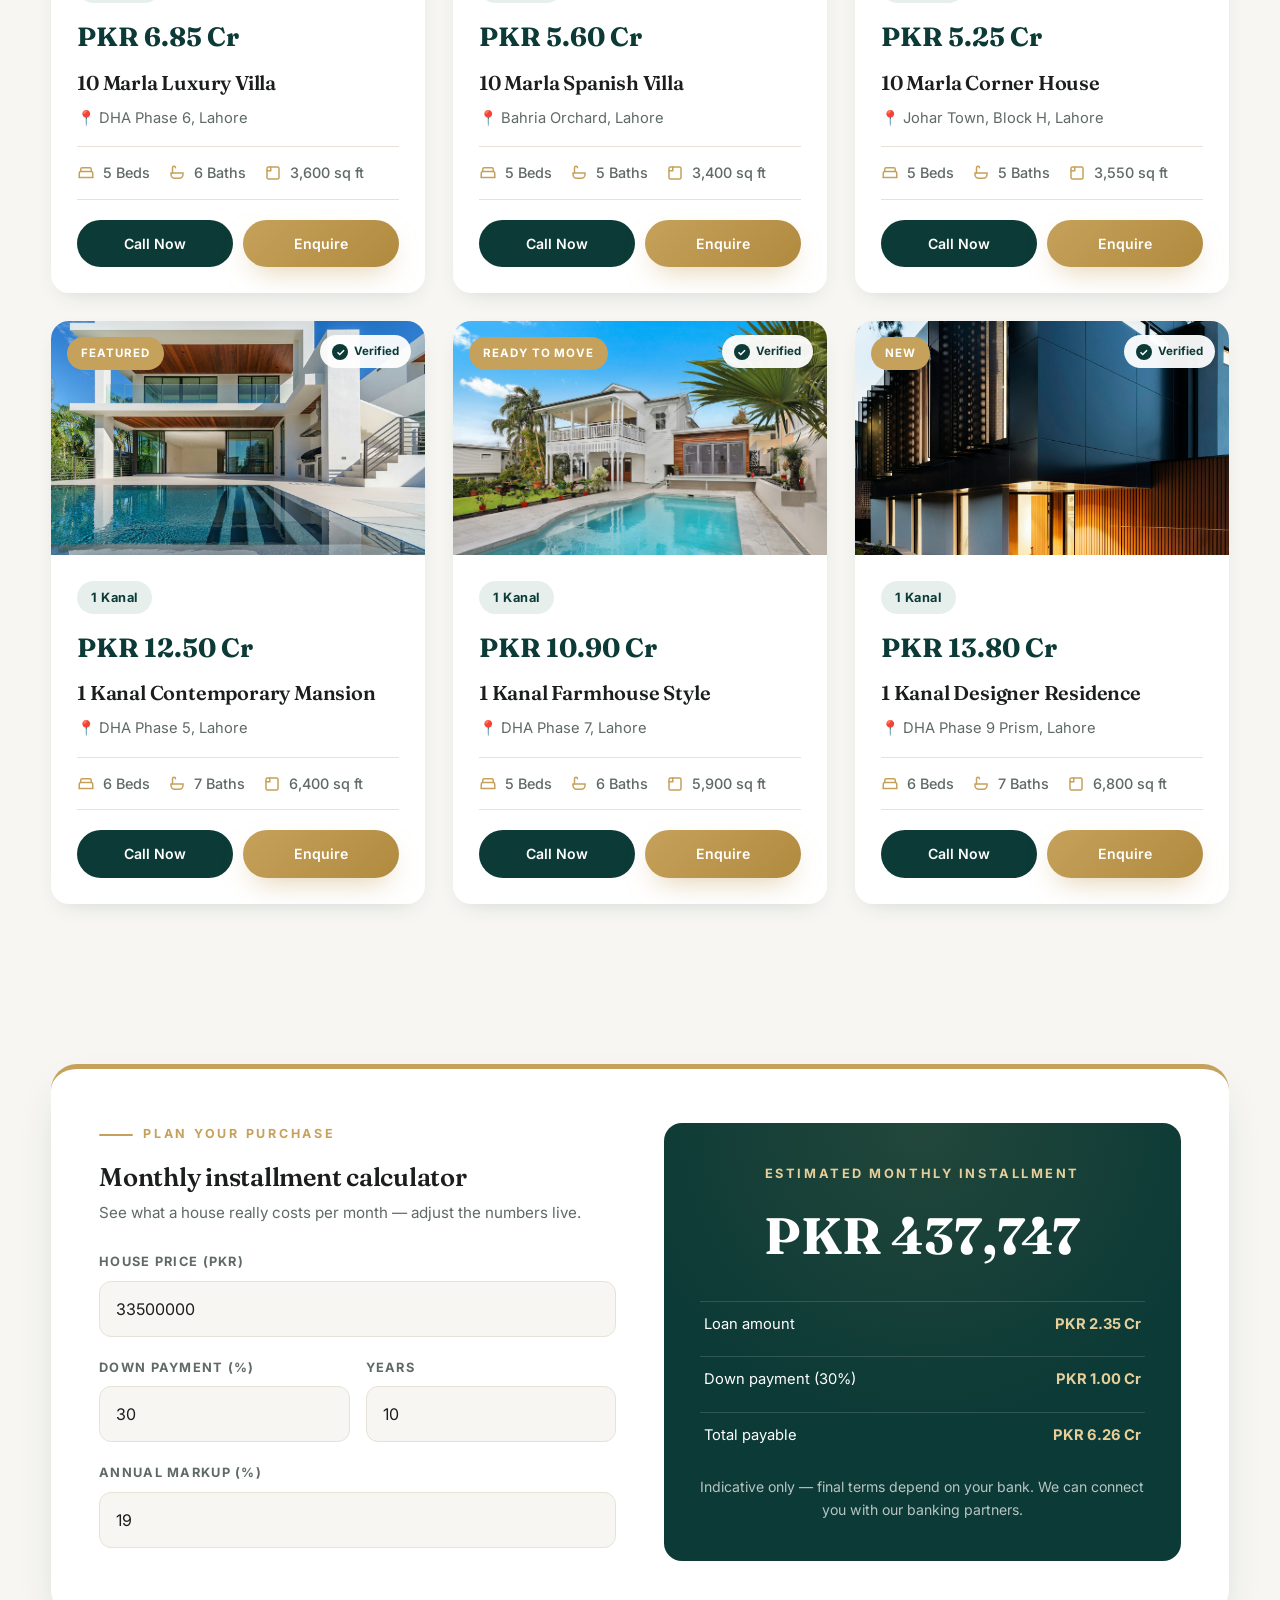
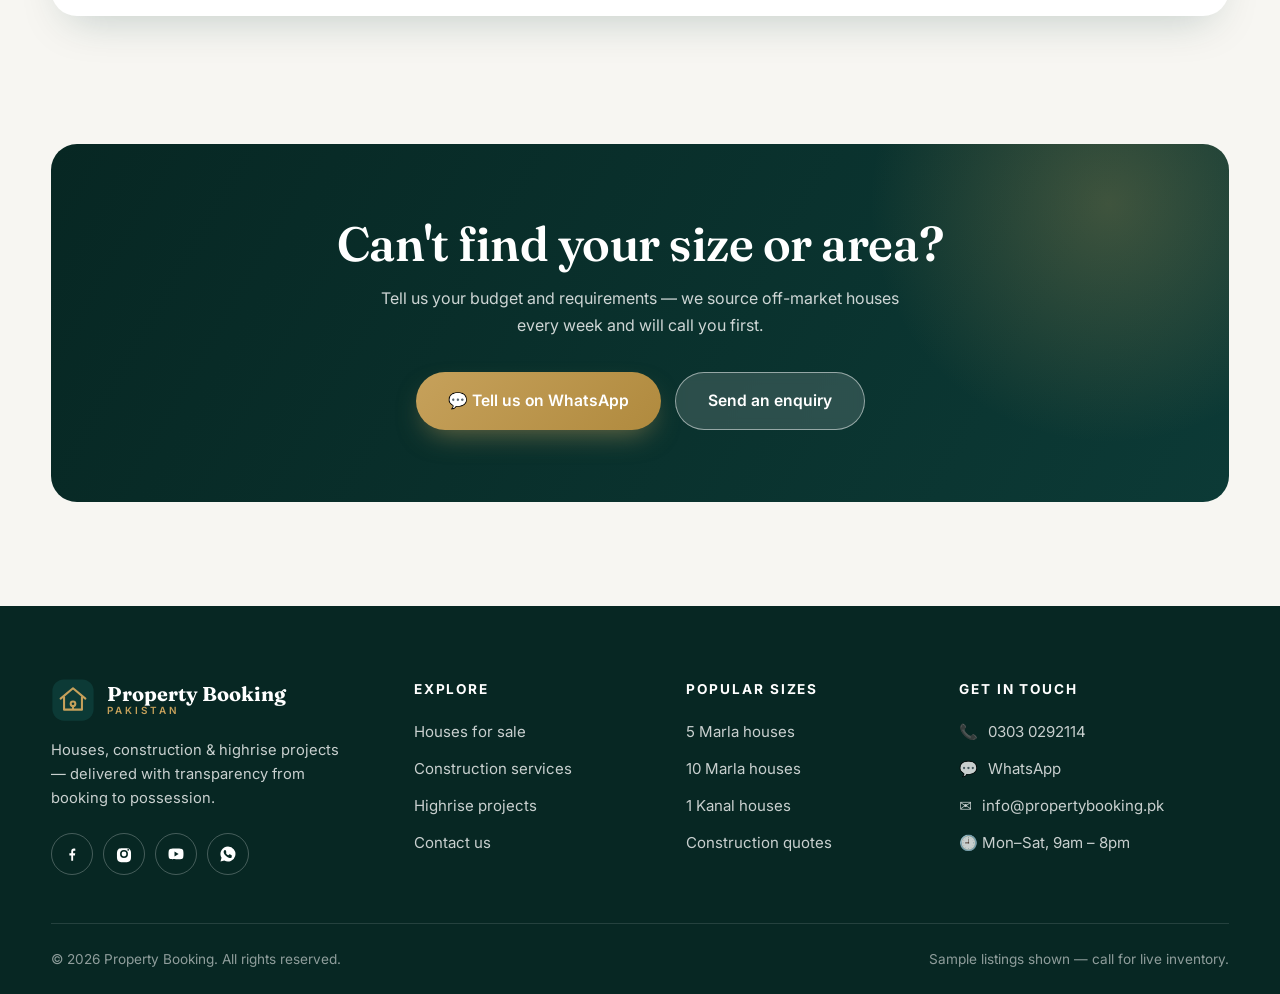
<file: houses.html>
<!DOCTYPE html>
<html lang="en">
<head>
  <meta charset="UTF-8">
  <meta name="viewport" content="width=device-width, initial-scale=1.0">
  <title>Houses for Sale — 5 Marla, 10 Marla, 1 Kanal | Property Booking</title>
  <meta name="description" content="Verified houses for sale in Lahore: 5 marla, 10 marla and 1 kanal homes in DHA, Bahria Town, Gulberg and Johar Town. Transparent PKR pricing. Call 0303 0292114.">
  <link rel="icon" type="image/svg+xml" href="images/favicon.svg">
  <link rel="preconnect" href="https://fonts.googleapis.com">
  <link rel="preconnect" href="https://fonts.gstatic.com" crossorigin>
  <link href="https://fonts.googleapis.com/css2?family=Fraunces:opsz,wght@9..144,500;9..144,600;9..144,700&family=Inter:wght@400;500;600;700&display=swap" rel="stylesheet">
  <link rel="stylesheet" href="css/style.css">
</head>
<body>

<!-- Preloader -->
<div class="preloader" id="preloader">
  <img src="images/logo.svg" alt="Property Booking">
  <span>Property Booking</span>
  <div class="bar"><i></i></div>
</div>

<nav class="nav">
  <div class="nav-inner">
    <a href="index.html" class="brand">
      <img src="images/logo.svg" alt="Property Booking logo">
      <span class="brand-name">Property Booking<small>Pakistan</small></span>
    </a>
    <div class="nav-links">
      <a href="index.html">Home</a>
      <a href="houses.html" class="active">Houses</a>
      <a href="construction.html">Construction</a>
      <a href="highrise.html">Highrise</a>
      <a href="contact.html">Contact</a>
    </div>
    <a href="tel:+923030292114" class="nav-cta">📞 0303 0292114</a>
    <button class="burger" aria-label="Menu"><span></span><span></span><span></span></button>
  </div>
</nav>

<header class="page-hero">
  <div class="hero-bg">
    <img src="images/house-8.jpg" alt="Beautiful houses at night">
  </div>
  <div class="container">
    <div class="crumbs reveal"><a href="index.html">Home</a> &nbsp;/&nbsp; Houses</div>
    <h1 class="reveal d1">Houses for sale</h1>
    <p class="reveal d2">Verified 5 marla, 10 marla and 1 kanal homes across Lahore — every price final, every document clear.</p>
  </div>
</header>

<section class="section has-bg-word">
  <span class="bg-word">HOMES</span>
  <div class="container">
    <div class="filter-bar reveal">
      <div class="filter-group">
        <label for="f-size">Size</label>
        <select id="f-size">
          <option value="any">All sizes</option>
          <option value="5 Marla">5 Marla</option>
          <option value="10 Marla">10 Marla</option>
          <option value="1 Kanal">1 Kanal</option>
        </select>
      </div>
      <div class="filter-group">
        <label for="f-price">Price range</label>
        <select id="f-price">
          <option value="any">Any price</option>
          <option value="0-35000000">Up to PKR 3.5 Cr</option>
          <option value="35000000-70000000">PKR 3.5 – 7 Cr</option>
          <option value="70000000-9999999999">Above PKR 7 Cr</option>
        </select>
      </div>
      <div class="filter-group">
        <label for="f-beds">Bedrooms</label>
        <select id="f-beds">
          <option value="any">Any</option>
          <option value="4">4+</option>
          <option value="5">5+</option>
          <option value="6">6+</option>
        </select>
      </div>
      <div class="filter-group">
        <label for="f-sort">Sort by</label>
        <select id="f-sort">
          <option value="newest">Newest</option>
          <option value="price-asc">Price: low to high</option>
          <option value="price-desc">Price: high to low</option>
          <option value="beds">Most bedrooms</option>
        </select>
      </div>
      <button class="btn btn-outline btn-sm" id="f-reset">Reset</button>
    </div>

    <p class="results-count" id="results-count"></p>
    <div class="grid grid-3" id="listings-grid"></div>
  </div>
</section>

<!-- EMI CALCULATOR -->
<section class="section-tight">
  <div class="container">
    <div class="widget reveal">
      <div>
        <span class="eyebrow">Plan your purchase</span>
        <h3>Monthly installment calculator</h3>
        <p class="sub">See what a house really costs per month — adjust the numbers live.</p>
        <div class="field">
          <label for="emi-price">House price (PKR)</label>
          <input type="number" id="emi-price" value="33500000" min="0" step="100000">
        </div>
        <div class="form-row">
          <div class="field">
            <label for="emi-down">Down payment (%)</label>
            <input type="number" id="emi-down" value="30" min="0" max="90">
          </div>
          <div class="field">
            <label for="emi-years">Years</label>
            <input type="number" id="emi-years" value="10" min="1" max="25">
          </div>
        </div>
        <div class="field">
          <label for="emi-rate">Annual markup (%)</label>
          <input type="number" id="emi-rate" value="19" min="0" max="30" step="0.5">
        </div>
      </div>
      <div class="result-panel">
        <div class="result-label">Estimated monthly installment</div>
        <div class="result-value" id="emi-result">—</div>
        <div class="result-rows" id="emi-breakdown"></div>
        <p class="result-note" style="margin-top:18px">Indicative only — final terms depend on your bank. We can connect you with our banking partners.</p>
      </div>
    </div>
  </div>
</section>

<section class="section-tight">
  <div class="container">
    <div class="cta-band reveal">
      <h2>Can't find your size or area?</h2>
      <p>Tell us your budget and requirements — we source off-market houses every week and will call you first.</p>
      <div class="cta-actions">
        <a href="https://wa.me/923030292114?text=Assalam-o-Alaikum!%20I%20am%20looking%20for%20a%20house.%20My%20requirement%3A%20" target="_blank" rel="noopener" class="btn btn-gold">💬 Tell us on WhatsApp</a>
        <a href="contact.html" class="btn btn-light">Send an enquiry</a>
      </div>
    </div>
  </div>
</section>

<footer>
  <div class="container">
    <div class="footer-grid">
      <div class="footer-brand">
        <a href="index.html" class="brand">
          <img src="images/logo.svg" alt="Property Booking logo">
          <span class="brand-name" style="color:#fff">Property Booking<small>Pakistan</small></span>
        </a>
        <p>Houses, construction & highrise projects — delivered with transparency from booking to possession.</p>
        <div class="socials">
          <a href="#" aria-label="Facebook"><svg viewBox="0 0 24 24"><path d="M13.5 21v-7h2.4l.4-3h-2.8V9.1c0-.9.3-1.5 1.6-1.5h1.3V4.9c-.3 0-1.1-.1-2-.1-2 0-3.4 1.2-3.4 3.5V11H8.5v3H11v7h2.5z"/></svg></a>
          <a href="#" aria-label="Instagram"><svg viewBox="0 0 24 24"><path d="M12 8.8A3.2 3.2 0 1012 15.2 3.2 3.2 0 0012 8.8zm0-2.1a5.3 5.3 0 110 10.6 5.3 5.3 0 010-10.6zm6.8-.3a1.2 1.2 0 11-2.4 0 1.2 1.2 0 012.4 0zM12 4.2c-2.5 0-2.8 0-3.8.1-1 .1-1.7.2-2.3.5-.6.2-1.1.6-1.6 1.1-.5.5-.9 1-1.1 1.6-.3.6-.4 1.3-.5 2.3-.1 1-.1 1.3-.1 3.8s0 2.8.1 3.8c.1 1 .2 1.7.5 2.3.2.6.6 1.1 1.1 1.6.5.5 1 .9 1.6 1.1.6.3 1.3.4 2.3.5 1 .1 1.3.1 3.8.1s2.8 0 3.8-.1c1-.1 1.7-.2 2.3-.5.6-.2 1.1-.6 1.6-1.1.5-.5.9-1 1.1-1.6.3-.6.4-1.3.5-2.3.1-1 .1-1.3.1-3.8s0-2.8-.1-3.8c-.1-1-.2-1.7-.5-2.3-.2-.6-.6-1.1-1.1-1.6-.5-.5-1-.9-1.6-1.1-.6-.3-1.3-.4-2.3-.5-1-.1-1.3-.1-3.8-.1z"/></svg></a>
          <a href="#" aria-label="YouTube"><svg viewBox="0 0 24 24"><path d="M21.6 7.2a2.8 2.8 0 00-2-2C17.9 4.8 12 4.8 12 4.8s-5.9 0-7.6.4a2.8 2.8 0 00-2 2A29 29 0 002 12a29 29 0 00.4 4.8 2.8 2.8 0 002 2c1.7.4 7.6.4 7.6.4s5.9 0 7.6-.4a2.8 2.8 0 002-2A29 29 0 0022 12a29 29 0 00-.4-4.8zM10 15.2V8.8L15.5 12 10 15.2z"/></svg></a>
          <a href="https://wa.me/923030292114" aria-label="WhatsApp"><svg viewBox="0 0 24 24"><path d="M12 2a10 10 0 00-8.6 15.1L2 22l5-1.3A10 10 0 1012 2zm5.4 14.1c-.2.6-1.3 1.2-1.8 1.2-.5.1-1 .2-3.4-.7-2.9-1.2-4.7-4.1-4.9-4.3-.1-.2-1.1-1.5-1.1-2.9s.7-2 1-2.3c.2-.3.5-.3.7-.3h.5c.2 0 .4 0 .6.5s.8 1.9.8 2c.1.1.1.3 0 .5-.3.6-.6.8-.4 1.1.7 1.2 1.6 2 2.8 2.6.3.2.5.1.7-.1l.8-.9c.2-.3.4-.2.7-.1l1.9.9c.3.1.5.2.6.3 0 .2 0 .7-.2 1.5z"/></svg></a>
        </div>
      </div>
      <div>
        <h4>Explore</h4>
        <ul>
          <li><a href="houses.html">Houses for sale</a></li>
          <li><a href="construction.html">Construction services</a></li>
          <li><a href="highrise.html">Highrise projects</a></li>
          <li><a href="contact.html">Contact us</a></li>
        </ul>
      </div>
      <div>
        <h4>Popular sizes</h4>
        <ul>
          <li><a href="houses.html?size=5%20Marla">5 Marla houses</a></li>
          <li><a href="houses.html?size=10%20Marla">10 Marla houses</a></li>
          <li><a href="houses.html?size=1%20Kanal">1 Kanal houses</a></li>
          <li><a href="construction.html">Construction quotes</a></li>
        </ul>
      </div>
      <div>
        <h4>Get in touch</h4>
        <ul class="footer-contact">
          <li>📞 <a href="tel:+923030292114">0303 0292114</a></li>
          <li>💬 <a href="https://wa.me/923030292114" target="_blank" rel="noopener">WhatsApp</a></li>
          <li>✉️ <a href="mailto:info@propertybooking.pk">info@propertybooking.pk</a></li>
          <li>🕘 Mon–Sat, 9am – 8pm</li>
        </ul>
      </div>
    </div>
    <div class="footer-bottom">
      <span>© <span data-year></span> Property Booking. All rights reserved.</span>
      <span>Sample listings shown — call for live inventory.</span>
    </div>
  </div>
</footer>

<a class="wa-float" href="https://wa.me/923030292114?text=Assalam-o-Alaikum!%20I%20have%20a%20question%20about%20a%20house." target="_blank" rel="noopener" aria-label="Chat on WhatsApp">
  <svg viewBox="0 0 24 24"><path d="M12 2a10 10 0 00-8.6 15.1L2 22l5-1.3A10 10 0 1012 2zm5.4 14.1c-.2.6-1.3 1.2-1.8 1.2-.5.1-1 .2-3.4-.7-2.9-1.2-4.7-4.1-4.9-4.3-.1-.2-1.1-1.5-1.1-2.9s.7-2 1-2.3c.2-.3.5-.3.7-.3h.5c.2 0 .4 0 .6.5s.8 1.9.8 2c.1.1.1.3 0 .5-.3.6-.6.8-.4 1.1.7 1.2 1.6 2 2.8 2.6.3.2.5.1.7-.1l.8-.9c.2-.3.4-.2.7-.1l1.9.9c.3.1.5.2.6.3 0 .2 0 .7-.2 1.5z"/></svg>
</a>
<div class="mobile-callbar">
  <a class="call" href="tel:+923030292114">📞 Call now</a>
  <a class="wa" href="https://wa.me/923030292114" target="_blank" rel="noopener">💬 WhatsApp</a>
</div>

<script src="js/data.js"></script>
<script src="js/main.js"></script>
<script src="js/houses.js"></script>
</body>
</html>
</file>
<file: css/style.css>
/* ============================================================
   Property Booking — design system
   Modern minimal · deep teal + warm gold on off-white
   ============================================================ */

:root {
  --teal: #0c3a36;
  --teal-deep: #072723;
  --teal-soft: #e7efed;
  --gold: #c6a15b;
  --gold-light: #e6cf9a;
  --cream: #f7f6f2;
  --white: #ffffff;
  --ink: #1b1e1d;
  --muted: #5f6a67;
  --line: #e6e2d8;
  --radius: 18px;
  --radius-sm: 12px;
  --shadow: 0 18px 45px -18px rgba(12, 58, 54, 0.25);
  --shadow-sm: 0 8px 24px -12px rgba(12, 58, 54, 0.22);
  --font-display: "Fraunces", Georgia, serif;
  --font-body: "Inter", system-ui, -apple-system, sans-serif;
  --nav-h: 76px;
}

* { margin: 0; padding: 0; box-sizing: border-box; }

html { scroll-behavior: smooth; }

body {
  font-family: var(--font-body);
  color: var(--ink);
  background: var(--cream);
  line-height: 1.65;
  -webkit-font-smoothing: antialiased;
  overflow-x: hidden;
}

img { display: block; max-width: 100%; }
a { color: inherit; text-decoration: none; }
ul { list-style: none; }

.container { width: min(1180px, 92%); margin: 0 auto; }
.section { padding: 96px 0; }
.section-tight { padding: 64px 0; }

h1, h2, h3, .display {
  font-family: var(--font-display);
  font-weight: 600;
  line-height: 1.15;
  letter-spacing: -0.01em;
}

h2 { font-size: clamp(2rem, 4.2vw, 3rem); }
h3 { font-size: 1.35rem; }

.eyebrow {
  display: inline-flex; align-items: center; gap: 10px;
  font-size: 0.78rem; font-weight: 700;
  letter-spacing: 0.22em; text-transform: uppercase;
  color: var(--gold); margin-bottom: 18px;
}
.eyebrow::before { content: ""; width: 34px; height: 2px; background: var(--gold); border-radius: 2px; }

.lead { font-size: 1.12rem; color: var(--muted); max-width: 640px; }
.center { text-align: center; }
.center .lead { margin: 14px auto 0; }
.center .eyebrow::after { content: ""; width: 34px; height: 2px; background: var(--gold); border-radius: 2px; }

/* ---------- Buttons ---------- */
.btn {
  display: inline-flex; align-items: center; justify-content: center; gap: 10px;
  padding: 15px 32px; border-radius: 999px;
  font-weight: 600; font-size: 0.98rem; cursor: pointer; border: none;
  transition: transform 0.25s ease, box-shadow 0.25s ease, background 0.25s ease;
  white-space: nowrap;
}
.btn:active { transform: scale(0.97); }
.btn-gold { background: linear-gradient(135deg, var(--gold), #b08a3e); color: #fff; box-shadow: 0 12px 28px -10px rgba(198, 161, 91, 0.55); }
.btn-gold:hover { transform: translateY(-2px); box-shadow: 0 18px 34px -10px rgba(198, 161, 91, 0.65); }
.btn-teal { background: var(--teal); color: #fff; }
.btn-teal:hover { transform: translateY(-2px); background: var(--teal-deep); box-shadow: var(--shadow-sm); }
.btn-outline { background: transparent; color: var(--teal); border: 1.5px solid var(--teal); }
.btn-outline:hover { background: var(--teal); color: #fff; transform: translateY(-2px); }
.btn-light { background: rgba(255,255,255,0.14); color: #fff; border: 1.5px solid rgba(255,255,255,0.5); backdrop-filter: blur(6px); }
.btn-light:hover { background: #fff; color: var(--teal); transform: translateY(-2px); }
.btn-sm { padding: 11px 24px; font-size: 0.9rem; }

/* ---------- Navbar ---------- */
.nav {
  position: fixed; inset: 0 0 auto 0; z-index: 100; height: var(--nav-h);
  transition: background 0.3s ease, box-shadow 0.3s ease, height 0.3s ease;
}
.nav .nav-inner {
  width: min(1280px, 94%); margin: 0 auto; height: var(--nav-h);
  display: flex; align-items: center; justify-content: space-between; gap: 24px;
}
.nav.scrolled { background: rgba(247, 246, 242, 0.88); backdrop-filter: blur(14px); box-shadow: 0 6px 24px -12px rgba(12,58,54,0.25); }
.nav.scrolled .nav-links a, .nav.scrolled .brand-name { color: var(--teal); }
.nav:not(.scrolled) .nav-links a, .nav:not(.scrolled) .brand-name { color: #fff; }
.nav:not(.scrolled) .nav-cta { border-color: rgba(255,255,255,0.6); color: #fff; }

.brand { display: flex; align-items: center; gap: 12px; }
.brand img { width: 44px; height: 44px; }
.brand-name { font-family: var(--font-display); font-weight: 700; font-size: 1.25rem; line-height: 1.1; transition: color 0.3s; }
.brand-name small { display: block; font-family: var(--font-body); font-weight: 600; font-size: 0.62rem; letter-spacing: 0.3em; text-transform: uppercase; color: var(--gold); }

.nav-links { display: flex; gap: 34px; }
.nav-links a { font-weight: 500; font-size: 0.95rem; position: relative; transition: color 0.3s; }
.nav-links a::after {
  content: ""; position: absolute; left: 0; bottom: -6px; height: 2px; width: 0;
  background: var(--gold); border-radius: 2px; transition: width 0.3s ease;
}
.nav-links a:hover::after, .nav-links a.active::after { width: 100%; }

.nav-cta { display: inline-flex; align-items: center; gap: 8px; padding: 11px 24px; border-radius: 999px;
  border: 1.5px solid var(--teal); font-weight: 600; font-size: 0.9rem; transition: all 0.3s; }
.nav-cta:hover { background: var(--gold); border-color: var(--gold); color: #fff !important; transform: translateY(-2px); }

.burger { display: none; background: none; border: none; cursor: pointer; flex-direction: column; gap: 6px; padding: 8px; z-index: 102; }
.burger span { width: 26px; height: 2.5px; border-radius: 3px; background: currentColor; transition: 0.3s; }
.nav:not(.scrolled) .burger { color: #fff; }
.nav.scrolled .burger { color: var(--teal); }

/* ---------- Hero ---------- */
.hero {
  min-height: 100svh; display: flex; align-items: center;
  position: relative; color: #fff; overflow: hidden;
  padding: calc(var(--nav-h) + 40px) 0 80px;
}
.hero-bg { position: absolute; inset: -4%; z-index: -2; }
.hero-bg img { width: 100%; height: 100%; object-fit: cover; animation: kenburns 24s ease-in-out infinite alternate; }
@keyframes kenburns { from { transform: scale(1); } to { transform: scale(1.12); } }
.hero::after {
  content: ""; position: absolute; inset: 0; z-index: -1;
  background: linear-gradient(180deg, rgba(7,39,35,0.62) 0%, rgba(7,39,35,0.45) 45%, rgba(7,39,35,0.78) 100%);
}
.hero h1 { font-size: clamp(2.6rem, 6vw, 4.6rem); max-width: 16ch; margin: 18px 0 20px; }
.hero h1 em { font-style: italic; color: var(--gold-light); }
.hero p.hero-sub { font-size: 1.15rem; max-width: 560px; color: rgba(255,255,255,0.85); margin-bottom: 38px; }

.search-card {
  background: rgba(255,255,255,0.97); border-radius: var(--radius);
  padding: 10px; max-width: 780px; box-shadow: var(--shadow); color: var(--ink);
}
.search-tabs { display: flex; gap: 6px; padding: 6px 6px 0; }
.search-tabs button {
  border: none; background: none; cursor: pointer; font: inherit; font-weight: 600; font-size: 0.92rem;
  padding: 12px 22px; border-radius: 12px 12px 0 0; color: var(--muted); transition: 0.25s;
}
.search-tabs button.active { background: var(--teal-soft); color: var(--teal); }
.search-body { display: flex; gap: 10px; padding: 14px; background: var(--teal-soft); border-radius: 0 var(--radius-sm) var(--radius-sm) var(--radius-sm); }
.search-body select, .search-body input {
  flex: 1; border: 1px solid var(--line); border-radius: var(--radius-sm);
  padding: 14px 16px; font: inherit; font-size: 0.95rem; background: #fff; color: var(--ink);
  appearance: none; min-width: 0;
}
.search-body select { background-image: url("data:image/svg+xml,%3Csvg xmlns='http://www.w3.org/2000/svg' width='12' height='8'%3E%3Cpath d='M1 1l5 5 5-5' stroke='%230c3a36' stroke-width='2' fill='none' stroke-linecap='round'/%3E%3C/svg%3E"); background-repeat: no-repeat; background-position: right 16px center; padding-right: 40px; }

.hero-stats { display: flex; gap: 44px; margin-top: 44px; flex-wrap: wrap; }
.hero-stats div b { display: block; font-family: var(--font-display); font-size: 1.9rem; color: var(--gold-light); }
.hero-stats div span { font-size: 0.85rem; color: rgba(255,255,255,0.75); letter-spacing: 0.04em; }

/* page hero (inner pages) */
.page-hero { position: relative; padding: calc(var(--nav-h) + 70px) 0 70px; color: #fff; overflow: hidden; }
.page-hero .hero-bg img { animation: none; transform: scale(1.05); }
.page-hero h1 { font-size: clamp(2.2rem, 5vw, 3.6rem); margin: 16px 0 14px; max-width: 20ch; }
.page-hero p { color: rgba(255,255,255,0.85); max-width: 600px; font-size: 1.08rem; }
.crumbs { font-size: 0.85rem; color: var(--gold-light); letter-spacing: 0.06em; }
.crumbs a { opacity: 0.8; } .crumbs a:hover { opacity: 1; text-decoration: underline; }

/* ---------- Cards ---------- */
.grid { display: grid; gap: 28px; }
.grid-3 { grid-template-columns: repeat(3, 1fr); }
.grid-2 { grid-template-columns: repeat(2, 1fr); }
.grid-4 { grid-template-columns: repeat(4, 1fr); }

.card {
  background: var(--white); border-radius: var(--radius); overflow: hidden;
  box-shadow: var(--shadow-sm); transition: transform 0.35s ease, box-shadow 0.35s ease;
  display: flex; flex-direction: column;
}
.card:hover { transform: translateY(-8px); box-shadow: var(--shadow); }

.listing-card .img-wrap { position: relative; aspect-ratio: 16/10; overflow: hidden; }
.listing-card .img-wrap img { width: 100%; height: 100%; object-fit: cover; transition: transform 0.7s ease; }
.listing-card:hover .img-wrap img { transform: scale(1.08); }
.ribbon {
  position: absolute; top: 16px; left: 16px; z-index: 2;
  background: var(--gold); color: #fff; font-size: 0.72rem; font-weight: 700;
  letter-spacing: 0.08em; text-transform: uppercase; padding: 7px 14px; border-radius: 999px;
}
.verified {
  position: absolute; top: 14px; right: 14px; z-index: 2;
  background: rgba(255,255,255,0.94); color: var(--teal); font-size: 0.72rem; font-weight: 700;
  padding: 7px 12px; border-radius: 999px; display: inline-flex; align-items: center; gap: 6px;
}
.verified::before { content: "✓"; display: inline-grid; place-items: center; width: 16px; height: 16px;
  background: var(--teal); color: #fff; border-radius: 50%; font-size: 0.65rem; }

.listing-body { padding: 26px; display: flex; flex-direction: column; gap: 12px; flex: 1; }
.price { font-family: var(--font-display); font-size: 1.65rem; font-weight: 700; color: var(--teal); }
.listing-body h3 { font-size: 1.25rem; }
.society { color: var(--muted); font-size: 0.92rem; display: flex; align-items: center; gap: 8px; }
.specs { display: flex; gap: 18px; flex-wrap: wrap; padding: 14px 0; border-top: 1px solid var(--line); border-bottom: 1px solid var(--line); margin-top: 4px; }
.specs span { display: inline-flex; align-items: center; gap: 8px; font-size: 0.9rem; font-weight: 500; color: var(--muted); }
.specs svg { width: 18px; height: 18px; stroke: var(--gold); }
.size-badge {
  display: inline-block; align-self: flex-start; background: var(--teal-soft); color: var(--teal);
  font-weight: 700; font-size: 0.8rem; padding: 6px 14px; border-radius: 999px; letter-spacing: 0.04em;
}
.listing-actions { display: flex; gap: 10px; margin-top: auto; padding-top: 8px; }
.listing-actions .btn { flex: 1; padding: 12px 10px; font-size: 0.88rem; }

/* area cards */
.area-card { position: relative; border-radius: var(--radius); overflow: hidden; aspect-ratio: 4/5; cursor: pointer; box-shadow: var(--shadow-sm); }
.area-card img { width: 100%; height: 100%; object-fit: cover; transition: transform 0.7s ease; }
.area-card:hover img { transform: scale(1.1); }
.area-card::after { content: ""; position: absolute; inset: 0; background: linear-gradient(180deg, transparent 40%, rgba(7,39,35,0.85)); }
.area-info { position: absolute; bottom: 0; left: 0; right: 0; padding: 24px; z-index: 2; color: #fff; }
.area-info h3 { font-size: 1.4rem; margin-bottom: 4px; }
.area-info p { font-size: 0.9rem; color: rgba(255,255,255,0.8); }

/* testimonial cards */
.testi-card { background: var(--white); border-radius: var(--radius); padding: 34px 30px; box-shadow: var(--shadow-sm); position: relative; display: flex; flex-direction: column; gap: 16px; }
.testi-card::before { content: "\201C"; font-family: var(--font-display); font-size: 4.5rem; line-height: 1; color: var(--gold); opacity: 0.35; position: absolute; top: 18px; right: 26px; }
.stars { color: var(--gold); letter-spacing: 4px; font-size: 0.95rem; }
.testi-card p { color: var(--muted); font-size: 0.98rem; }
.testi-who b { display: block; color: var(--teal); }
.testi-who span { font-size: 0.85rem; color: var(--muted); }

/* step cards */
.step-card { text-align: center; padding: 40px 28px; background: var(--white); border-radius: var(--radius); box-shadow: var(--shadow-sm); position: relative; transition: transform 0.35s ease, box-shadow 0.35s ease; }
.step-card:hover { transform: translateY(-6px); box-shadow: var(--shadow); }
.step-num {
  width: 64px; height: 64px; margin: 0 auto 20px; border-radius: 50%;
  background: var(--teal); color: var(--gold-light); display: grid; place-items: center;
  font-family: var(--font-display); font-size: 1.5rem; font-weight: 700;
  box-shadow: 0 10px 24px -8px rgba(12,58,54,0.5);
}
.step-card h3 { margin-bottom: 10px; }
.step-card p { color: var(--muted); font-size: 0.95rem; }

/* ---------- Stats band ---------- */
.stats-band { background: var(--teal); color: #fff; border-radius: calc(var(--radius) + 8px); padding: 56px 48px;
  display: grid; grid-template-columns: repeat(4, 1fr); gap: 32px; text-align: center; position: relative; overflow: hidden; }
.stats-band::before { content: ""; position: absolute; inset: 0; opacity: 0.08;
  background: radial-gradient(circle at 20% 30%, var(--gold) 0, transparent 40%), radial-gradient(circle at 80% 70%, var(--gold) 0, transparent 40%); }
.stats-band div { position: relative; }
.stats-band b { display: block; font-family: var(--font-display); font-size: clamp(2rem, 3.5vw, 2.9rem); color: var(--gold-light); }
.stats-band span { font-size: 0.88rem; color: rgba(255,255,255,0.75); letter-spacing: 0.05em; }

/* ---------- Split / teaser sections ---------- */
.split { display: grid; grid-template-columns: 1fr 1fr; gap: 64px; align-items: center; }
.split .img-frame { border-radius: calc(var(--radius) + 8px); overflow: hidden; box-shadow: var(--shadow); position: relative; }
.split .img-frame img { width: 100%; height: 100%; object-fit: cover; aspect-ratio: 4/3.4; transition: transform 0.8s ease; }
.split .img-frame:hover img { transform: scale(1.05); }
.split h2 { margin-bottom: 18px; }
.split p { color: var(--muted); margin-bottom: 16px; }
.check-list { margin: 22px 0 30px; display: grid; gap: 14px; }
.check-list li { display: flex; gap: 12px; align-items: flex-start; font-weight: 500; }
.check-list li::before { content: "✓"; flex: none; width: 26px; height: 26px; border-radius: 50%;
  background: var(--teal-soft); color: var(--teal); display: grid; place-items: center; font-weight: 700; font-size: 0.85rem; margin-top: 2px; }

/* ---------- CTA band ---------- */
.cta-band {
  background: linear-gradient(120deg, var(--teal-deep), var(--teal)); color: #fff;
  border-radius: calc(var(--radius) + 8px); padding: 72px 56px; text-align: center; position: relative; overflow: hidden;
}
.cta-band::before { content: ""; position: absolute; width: 520px; height: 520px; border-radius: 50%;
  background: radial-gradient(circle, rgba(198,161,91,0.28), transparent 65%); top: -200px; right: -140px; }
.cta-band h2 { margin-bottom: 14px; position: relative; }
.cta-band p { color: rgba(255,255,255,0.8); max-width: 560px; margin: 0 auto 34px; position: relative; }
.cta-actions { display: flex; gap: 14px; justify-content: center; flex-wrap: wrap; position: relative; }

/* ---------- Filters ---------- */
.filter-bar {
  background: var(--white); border-radius: var(--radius); box-shadow: var(--shadow-sm);
  padding: 22px; display: flex; gap: 14px; flex-wrap: wrap; align-items: end; margin-bottom: 40px;
  position: sticky; top: calc(var(--nav-h) + 12px); z-index: 50;
}
.filter-group { display: flex; flex-direction: column; gap: 8px; flex: 1; min-width: 150px; }
.filter-group label { font-size: 0.78rem; font-weight: 700; letter-spacing: 0.1em; text-transform: uppercase; color: var(--muted); }
.filter-group select {
  border: 1px solid var(--line); border-radius: var(--radius-sm); padding: 13px 40px 13px 15px;
  font: inherit; font-size: 0.93rem; background-color: var(--cream); color: var(--ink); appearance: none; cursor: pointer;
  background-image: url("data:image/svg+xml,%3Csvg xmlns='http://www.w3.org/2000/svg' width='12' height='8'%3E%3Cpath d='M1 1l5 5 5-5' stroke='%230c3a36' stroke-width='2' fill='none' stroke-linecap='round'/%3E%3C/svg%3E");
  background-repeat: no-repeat; background-position: right 15px center;
}
.filter-bar .btn { flex: none; }
.results-count { color: var(--muted); font-size: 0.95rem; margin-bottom: 22px; }
.results-count b { color: var(--teal); }
.empty-state { text-align: center; padding: 70px 20px; color: var(--muted); grid-column: 1/-1; }
.empty-state h3 { color: var(--teal); margin-bottom: 8px; }

/* ---------- Calculator / estimator widgets ---------- */
.widget {
  background: var(--white); border-radius: calc(var(--radius) + 8px); box-shadow: var(--shadow);
  padding: 48px; display: grid; grid-template-columns: 1fr 1fr; gap: 48px; align-items: center;
  border-top: 5px solid var(--gold);
}
.widget h3 { font-size: 1.6rem; margin-bottom: 8px; }
.widget .sub { color: var(--muted); font-size: 0.95rem; margin-bottom: 26px; }
.field { margin-bottom: 20px; }
.field label { display: block; font-size: 0.8rem; font-weight: 700; letter-spacing: 0.1em; text-transform: uppercase; color: var(--muted); margin-bottom: 8px; }
.field select, .field input {
  width: 100%; border: 1.5px solid var(--line); border-radius: var(--radius-sm);
  padding: 14px 16px; font: inherit; font-size: 1rem; background: var(--cream); color: var(--ink);
  transition: border-color 0.25s, box-shadow 0.25s;
}
.field select:focus, .field input:focus { outline: none; border-color: var(--gold); box-shadow: 0 0 0 4px rgba(198,161,91,0.15); }
.seg { display: flex; gap: 8px; flex-wrap: wrap; }
.seg button {
  border: 1.5px solid var(--line); background: var(--cream); border-radius: 999px; padding: 11px 20px;
  font: inherit; font-size: 0.9rem; font-weight: 600; color: var(--muted); cursor: pointer; transition: 0.25s;
}
.seg button.active, .seg button:hover { background: var(--teal); border-color: var(--teal); color: #fff; }

.result-panel { background: var(--teal); color: #fff; border-radius: var(--radius); padding: 40px 36px; text-align: center; position: relative; overflow: hidden; }
.result-panel::before { content: ""; position: absolute; inset: 0; opacity: 0.12;
  background: radial-gradient(circle at 50% 0%, var(--gold), transparent 60%); }
.result-panel > * { position: relative; }
.result-label { font-size: 0.8rem; letter-spacing: 0.2em; text-transform: uppercase; color: var(--gold-light); font-weight: 700; }
.result-value { font-family: var(--font-display); font-size: clamp(2.2rem, 4vw, 3.2rem); font-weight: 700; margin: 10px 0; color: #fff; }
.result-note { font-size: 0.88rem; color: rgba(255,255,255,0.7); }
.result-rows { margin-top: 22px; text-align: left; display: grid; gap: 10px; }
.result-rows div { display: flex; justify-content: space-between; font-size: 0.92rem; padding: 10px 4px; border-top: 1px solid rgba(255,255,255,0.14); }
.result-rows div span:last-child { font-weight: 700; color: var(--gold-light); }

/* quotation tables */
.quote-table { width: 100%; border-collapse: collapse; background: var(--white); border-radius: var(--radius); overflow: hidden; box-shadow: var(--shadow-sm); font-size: 0.95rem; }
.quote-table th { background: var(--teal); color: #fff; text-align: left; padding: 16px 20px; font-size: 0.82rem; letter-spacing: 0.08em; text-transform: uppercase; }
.quote-table td { padding: 15px 20px; border-bottom: 1px solid var(--line); }
.quote-table tr:last-child td { border-bottom: none; }
.quote-table tr:hover td { background: #fbfaf7; }
.quote-table td.num, .quote-table th.num { text-align: right; font-variant-numeric: tabular-nums; }
.quote-table td b { color: var(--teal); }
.quote-wrap { margin-bottom: 56px; }
.quote-wrap h3 { margin-bottom: 6px; display: flex; align-items: center; gap: 12px; }
.quote-wrap h3 .size-badge { font-size: 0.75rem; }
.quote-wrap > p { color: var(--muted); font-size: 0.92rem; margin-bottom: 18px; }
.disclaimer { background: #fdf6e8; border: 1px solid #f0dfb8; color: #7a5c1e; border-radius: var(--radius-sm); padding: 18px 22px; font-size: 0.9rem; margin-top: 8px; }

/* ---------- Projects ---------- */
.project { background: var(--white); border-radius: calc(var(--radius) + 8px); overflow: hidden; box-shadow: var(--shadow); margin-bottom: 72px; }
.project-hero { position: relative; height: 420px; overflow: hidden; }
.project-hero img { width: 100%; height: 100%; object-fit: cover; }
.project-hero::after { content: ""; position: absolute; inset: 0; background: linear-gradient(180deg, transparent 30%, rgba(7,39,35,0.82)); }
.project-hero-info { position: absolute; bottom: 0; left: 0; right: 0; padding: 40px 48px; z-index: 2; color: #fff; display: flex; justify-content: space-between; align-items: end; gap: 20px; flex-wrap: wrap; }
.project-hero-info h2 { color: #fff; }
.project-hero-info .loc { color: var(--gold-light); font-weight: 600; margin-top: 6px; display: block; }
.status-pill { background: var(--gold); color: #fff; font-weight: 700; font-size: 0.8rem; letter-spacing: 0.06em; text-transform: uppercase; padding: 10px 20px; border-radius: 999px; white-space: nowrap; }
.project-body { padding: 48px; display: grid; gap: 44px; }
.project-body > p { color: var(--muted); font-size: 1.05rem; max-width: 760px; }
.unit-list { display: grid; gap: 10px; margin: 6px 0 4px; }
.unit-list li { background: var(--cream); border-radius: var(--radius-sm); padding: 14px 20px; font-weight: 600; color: var(--teal); display: flex; align-items: center; gap: 12px; }
.unit-list li::before { content: "◆"; color: var(--gold); font-size: 0.7rem; }
.amen-grid { display: grid; grid-template-columns: repeat(4, 1fr); gap: 14px; }
.amen { background: var(--teal-soft); border-radius: var(--radius-sm); padding: 18px 14px; text-align: center; font-size: 0.88rem; font-weight: 600; color: var(--teal); transition: 0.25s; }
.amen:hover { background: var(--teal); color: #fff; transform: translateY(-3px); }
.amen i { display: block; font-style: normal; font-size: 1.5rem; margin-bottom: 8px; }
.timeline { display: flex; gap: 0; margin-top: 8px; }
.timeline div { flex: 1; text-align: center; position: relative; padding-top: 30px; font-size: 0.85rem; color: var(--muted); }
.timeline div::before { content: ""; position: absolute; top: 8px; left: 50%; transform: translateX(-50%); width: 16px; height: 16px; border-radius: 50%; background: var(--line); border: 3px solid var(--white); box-shadow: 0 0 0 2px var(--line); }
.timeline div.done::before { background: var(--gold); box-shadow: 0 0 0 2px var(--gold); }
.timeline div.done { color: var(--teal); font-weight: 600; }
.timeline div::after { content: ""; position: absolute; top: 15px; left: calc(-50% + 10px); right: calc(50% + 10px); height: 2px; background: var(--line); }
.timeline div:first-child::after { display: none; }
.timeline div.done::after { background: var(--gold); }
.timeline b { display: block; color: var(--teal); }

/* ---------- FAQ ---------- */
.faq { max-width: 780px; margin: 0 auto; display: grid; gap: 14px; }
.faq-item { background: var(--white); border-radius: var(--radius-sm); box-shadow: var(--shadow-sm); overflow: hidden; }
.faq-q { width: 100%; background: none; border: none; cursor: pointer; font: inherit; text-align: left;
  padding: 22px 26px; display: flex; justify-content: space-between; align-items: center; gap: 16px;
  font-weight: 600; font-size: 1.02rem; color: var(--teal); }
.faq-q .plus { flex: none; width: 32px; height: 32px; border-radius: 50%; background: var(--teal-soft); color: var(--teal);
  display: grid; place-items: center; font-size: 1.2rem; transition: transform 0.3s, background 0.3s, color 0.3s; }
.faq-item.open .faq-q .plus { transform: rotate(45deg); background: var(--gold); color: #fff; }
.faq-a { max-height: 0; overflow: hidden; transition: max-height 0.4s ease; }
.faq-a p { padding: 0 26px 24px; color: var(--muted); font-size: 0.96rem; }

/* ---------- Contact ---------- */
.contact-grid { display: grid; grid-template-columns: 1fr 1.2fr; gap: 32px; align-items: start; }
.info-cards { display: grid; gap: 16px; }
.info-card { background: var(--white); border-radius: var(--radius); padding: 26px; box-shadow: var(--shadow-sm);
  display: flex; gap: 18px; align-items: center; transition: transform 0.3s, box-shadow 0.3s; }
.info-card:hover { transform: translateY(-4px); box-shadow: var(--shadow); }
.info-icon { flex: none; width: 54px; height: 54px; border-radius: 16px; background: var(--teal); color: var(--gold-light);
  display: grid; place-items: center; }
.info-icon svg { width: 24px; height: 24px; }
.info-card b { display: block; color: var(--teal); font-size: 1.05rem; }
.info-card span, .info-card a.val { color: var(--muted); font-size: 0.93rem; }
.info-card a.val:hover { color: var(--gold); }

.form-card { background: var(--white); border-radius: calc(var(--radius) + 8px); box-shadow: var(--shadow); padding: 44px; }
.form-card h3 { margin-bottom: 6px; font-size: 1.5rem; }
.form-card > p { color: var(--muted); font-size: 0.95rem; margin-bottom: 26px; }
.form-row { display: grid; grid-template-columns: 1fr 1fr; gap: 16px; }
textarea.field-input { min-height: 130px; resize: vertical; }
.form-note { font-size: 0.82rem; color: var(--muted); margin-top: 14px; text-align: center; }
.map-frame { border-radius: calc(var(--radius) + 8px); overflow: hidden; box-shadow: var(--shadow-sm); margin-top: 32px; }
.map-frame iframe { width: 100%; height: 380px; border: 0; display: block; filter: saturate(0.85); }

/* ---------- Footer ---------- */
footer { background: var(--teal-deep); color: rgba(255,255,255,0.78); margin-top: 40px; }
.footer-grid { display: grid; grid-template-columns: 1.4fr 1fr 1fr 1.2fr; gap: 48px; padding: 72px 0 48px; }
.footer-brand p { font-size: 0.92rem; margin: 16px 0 22px; max-width: 300px; }
footer h4 { color: #fff; font-size: 0.85rem; letter-spacing: 0.14em; text-transform: uppercase; margin-bottom: 20px; }
footer ul { display: grid; gap: 12px; font-size: 0.94rem; }
footer ul a:hover { color: var(--gold-light); }
.socials { display: flex; gap: 10px; }
.socials a { width: 42px; height: 42px; border-radius: 50%; border: 1px solid rgba(255,255,255,0.25);
  display: grid; place-items: center; transition: 0.3s; }
.socials a:hover { background: var(--gold); border-color: var(--gold); transform: translateY(-3px); }
.socials svg { width: 18px; height: 18px; fill: #fff; }
.footer-contact li { display: flex; gap: 10px; align-items: flex-start; }
.footer-bottom { border-top: 1px solid rgba(255,255,255,0.12); padding: 24px 0; display: flex; justify-content: space-between; gap: 12px; flex-wrap: wrap; font-size: 0.85rem; color: rgba(255,255,255,0.55); }

/* ---------- Floating WhatsApp ---------- */
.wa-float {
  position: fixed; right: 26px; bottom: 26px; z-index: 90;
  width: 62px; height: 62px; border-radius: 50%; background: #25d366;
  display: grid; place-items: center; box-shadow: 0 14px 32px -8px rgba(37,211,102,0.6);
  transition: transform 0.3s;
}
.wa-float:hover { transform: scale(1.1) rotate(6deg); }
.wa-float svg { width: 32px; height: 32px; fill: #fff; }
.wa-float::after { content: ""; position: absolute; inset: -5px; border-radius: 50%; border: 2px solid #25d366; opacity: 0; animation: pulse 2.4s ease-out infinite; }
@keyframes pulse { 0% { transform: scale(0.85); opacity: 0.7; } 70% { transform: scale(1.15); opacity: 0; } 100% { opacity: 0; } }

/* mobile call bar */
.mobile-callbar { display: none; position: fixed; bottom: 0; left: 0; right: 0; z-index: 89;
  background: var(--teal-deep); padding: 12px 16px calc(12px + env(safe-area-inset-bottom)); gap: 10px; }
.mobile-callbar a { flex: 1; text-align: center; padding: 13px; border-radius: 12px; font-weight: 700; font-size: 0.92rem; }
.mobile-callbar .call { background: var(--gold); color: #fff; }
.mobile-callbar .wa { background: #25d366; color: #fff; }

/* ---------- Reveal animations ---------- */
.reveal { opacity: 0; transform: translateY(34px); transition: opacity 0.8s ease, transform 0.8s cubic-bezier(0.22, 1, 0.36, 1); }
.reveal.in { opacity: 1; transform: none; }
.reveal-left { transform: translateX(-44px); }
.reveal-right { transform: translateX(44px); }
.reveal-left.in, .reveal-right.in { transform: none; }
.d1 { transition-delay: 0.1s; } .d2 { transition-delay: 0.2s; } .d3 { transition-delay: 0.3s; } .d4 { transition-delay: 0.4s; }

@media (prefers-reduced-motion: reduce) {
  *, *::before, *::after { animation-duration: 0.01ms !important; transition-duration: 0.01ms !important; }
  .reveal { opacity: 1; transform: none; }
  html { scroll-behavior: auto; }
}

/* ---------- Responsive ---------- */
@media (max-width: 1024px) {
  .grid-4 { grid-template-columns: repeat(2, 1fr); }
  .grid-3 { grid-template-columns: repeat(2, 1fr); }
  .amen-grid { grid-template-columns: repeat(3, 1fr); }
  .footer-grid { grid-template-columns: 1fr 1fr; }
  .stats-band { grid-template-columns: repeat(2, 1fr); padding: 44px 32px; }
}
@media (max-width: 820px) {
  body { padding-bottom: 78px; }
  .section { padding: 68px 0; }
  .nav-links, .nav .nav-cta { display: none; }
  .burger { display: flex; }
  .nav-links.open {
    display: flex; position: fixed; inset: 0; background: var(--teal-deep); z-index: 101;
    flex-direction: column; align-items: center; justify-content: center; gap: 30px;
  }
  .nav-links.open a { color: #fff !important; font-size: 1.4rem; font-family: var(--font-display); }
  .nav.scrolled .burger.open, .burger.open { color: #fff; position: fixed; right: 4%; top: 22px; }
  .burger.open span:nth-child(1) { transform: translateY(8.5px) rotate(45deg); }
  .burger.open span:nth-child(2) { opacity: 0; }
  .burger.open span:nth-child(3) { transform: translateY(-8.5px) rotate(-45deg); }
  .split, .contact-grid, .widget { grid-template-columns: 1fr; }
  .widget { padding: 34px 26px; gap: 32px; }
  .search-body { flex-direction: column; }
  .grid-3, .grid-2 { grid-template-columns: 1fr; }
  .filter-bar { position: static; }
  .project-hero { height: 300px; }
  .project-hero-info, .project-body { padding: 28px 24px; }
  .amen-grid { grid-template-columns: repeat(2, 1fr); }
  .form-row { grid-template-columns: 1fr; }
  .form-card { padding: 30px 24px; }
  .cta-band { padding: 52px 28px; }
  .mobile-callbar { display: flex; }
  .wa-float { bottom: 92px; right: 18px; width: 56px; height: 56px; }
  .timeline { flex-direction: column; gap: 18px; text-align: left; }
  .timeline div { padding-top: 0; padding-left: 34px; }
  .timeline div::before { left: 8px; top: 2px; transform: none; }
  .timeline div::after { left: 15px; right: auto; top: 24px; bottom: -18px; width: 2px; height: auto; }
  .timeline div:first-child::after { display: block; }
  .timeline div:last-child::after { display: none; }
}
@media (max-width: 520px) {
  .grid-4 { grid-template-columns: 1fr; }
  .footer-grid { grid-template-columns: 1fr; gap: 36px; }
  .hero-stats { gap: 26px; }
  .quote-table { font-size: 0.83rem; }
  .quote-table th, .quote-table td { padding: 12px 12px; }
}

/* ============================================================
   PRO POLISH — preloader, hero reveals, marquee, bg type,
   button shine, parallax, avatars, card accents
   ============================================================ */

/* ---------- Preloader ---------- */
.preloader {
  position: fixed; inset: 0; z-index: 999; background: var(--teal-deep);
  display: flex; flex-direction: column; align-items: center; justify-content: center; gap: 18px;
  transition: opacity 0.7s ease, visibility 0.7s;
}
.preloader.done { opacity: 0; visibility: hidden; pointer-events: none; }
.preloader img { width: 76px; height: 76px; animation: logoPulse 1.6s ease-in-out infinite; }
.preloader span { color: var(--gold-light); font-family: var(--font-display); font-size: 1.3rem; letter-spacing: 0.04em; }
.preloader .bar { width: 180px; height: 2px; background: rgba(255,255,255,0.14); border-radius: 2px; overflow: hidden; }
.preloader .bar i { display: block; height: 100%; width: 40%; background: var(--gold); border-radius: 2px; animation: loadSlide 1.1s ease-in-out infinite; }
@keyframes logoPulse { 0%,100% { transform: scale(1); } 50% { transform: scale(1.08); } }
@keyframes loadSlide { 0% { transform: translateX(-100%); } 100% { transform: translateX(450%); } }

/* ---------- Hero line reveals ---------- */
.hero-title .h-line { display: block; overflow: hidden; padding-bottom: 0.08em; margin-bottom: -0.08em; }
.hero-title .h-line > span {
  display: block; transform: translateY(112%);
  animation: lineUp 1.05s cubic-bezier(0.22, 1, 0.36, 1) forwards;
}
.hero-title .h-line:nth-child(2) > span { animation-delay: 0.12s; }
.hero-title .h-line:nth-child(3) > span { animation-delay: 0.24s; }
@keyframes lineUp { to { transform: translateY(0); } }
.hero-fade { opacity: 0; transform: translateY(24px); animation: heroFade 1s ease 0.45s forwards; }
.hero-fade.f2 { animation-delay: 0.6s; } .hero-fade.f3 { animation-delay: 0.75s; }
@keyframes heroFade { to { opacity: 1; transform: none; } }

/* scroll indicator */
.scroll-hint {
  position: absolute; bottom: 30px; left: 50%; transform: translateX(-50%);
  display: flex; flex-direction: column; align-items: center; gap: 10px;
  color: rgba(255,255,255,0.75); font-size: 0.72rem; letter-spacing: 0.28em; text-transform: uppercase;
  animation: heroFade 1s ease 1.4s forwards; opacity: 0; z-index: 3;
}
.scroll-hint i { width: 1.5px; height: 44px; background: rgba(255,255,255,0.25); position: relative; overflow: hidden; display: block; }
.scroll-hint i::after { content: ""; position: absolute; top: -40%; left: 0; width: 100%; height: 40%; background: var(--gold-light); animation: scrollDot 1.8s ease-in-out infinite; }
@keyframes scrollDot { to { top: 110%; } }

/* ---------- Marquee ticker ---------- */
.marquee-band { background: var(--teal-deep); transform: rotate(-1.2deg) scale(1.02); margin: 30px 0 -10px; overflow: hidden; border-top: 1px solid rgba(198,161,91,0.35); border-bottom: 1px solid rgba(198,161,91,0.35); }
.marquee { display: flex; width: max-content; animation: marquee 30s linear infinite; padding: 16px 0; }
.marquee span { color: var(--gold-light); font-family: var(--font-display); font-size: 1.05rem; letter-spacing: 0.14em; text-transform: uppercase; padding: 0 26px; white-space: nowrap; display: flex; align-items: center; gap: 26px; }
.marquee span::after { content: "✦"; color: var(--gold); font-size: 0.8rem; }
@keyframes marquee { to { transform: translateX(-50%); } }
.marquee-band:hover .marquee { animation-play-state: paused; }

/* ---------- Giant background words ---------- */
.has-bg-word { position: relative; overflow: hidden; }
.bg-word {
  position: absolute; top: 24px; left: 50%; transform: translateX(-50%);
  font-family: var(--font-display); font-weight: 700; font-size: clamp(5rem, 17vw, 15rem);
  line-height: 1; color: transparent; -webkit-text-stroke: 1.5px rgba(12, 58, 54, 0.09);
  pointer-events: none; user-select: none; white-space: nowrap; z-index: 0;
}
.has-bg-word .container { position: relative; z-index: 1; }

/* ---------- Button shine sweep ---------- */
.btn { position: relative; overflow: hidden; }
.btn::after {
  content: ""; position: absolute; top: 0; left: -70%; width: 45%; height: 100%;
  background: linear-gradient(100deg, transparent, rgba(255,255,255,0.5), transparent);
  transform: skewX(-20deg); transition: left 0.65s ease;
}
.btn:hover::after { left: 135%; }

/* ---------- Card gold accent ---------- */
.card { position: relative; }
.card::before {
  content: ""; position: absolute; top: 0; left: 0; right: 0; height: 4px; z-index: 3;
  background: linear-gradient(90deg, var(--gold), var(--gold-light));
  transform: scaleX(0); transform-origin: left; transition: transform 0.5s ease;
  border-radius: var(--radius) var(--radius) 0 0;
}
.card:hover::before { transform: scaleX(1); }

/* ---------- Testimonial avatars ---------- */
.testi-who { display: flex; align-items: center; gap: 14px; }
.avatar {
  flex: none; width: 52px; height: 52px; border-radius: 50%;
  background: linear-gradient(135deg, var(--gold), #9a7430); color: #fff;
  display: grid; place-items: center; font-weight: 700; font-size: 1.05rem; font-family: var(--font-display);
  box-shadow: 0 8px 18px -6px rgba(198,161,91,0.6);
}

/* ---------- Nav hide on scroll down ---------- */
.nav { transition: transform 0.4s ease, background 0.3s ease, box-shadow 0.3s ease; }
.nav.nav-hidden { transform: translateY(-100%); }

/* ---------- Stats band glow ---------- */
.stats-band::after {
  content: ""; position: absolute; inset: -2px; border-radius: inherit; pointer-events: none;
  box-shadow: inset 0 0 0 1.5px rgba(198,161,91,0.4), 0 24px 60px -20px rgba(12,58,54,0.45);
}

/* ---------- Image frame gold offset ---------- */
.split .img-frame::after {
  content: ""; position: absolute; inset: 0; border-radius: inherit; pointer-events: none;
  box-shadow: inset 0 0 0 1px rgba(255,255,255,0.25);
}

/* ---------- Amenity pop ---------- */
.amen i { transition: transform 0.3s ease; display: block; }
.amen:hover i { transform: scale(1.3) rotate(-6deg); }

/* ---------- FAQ hover ---------- */
.faq-q { transition: background 0.25s ease; border-radius: var(--radius-sm); }
.faq-q:hover { background: #fbfaf7; }

@media (prefers-reduced-motion: reduce) {
  .hero-title .h-line > span, .hero-fade, .scroll-hint { animation: none; opacity: 1; transform: none; }
  .marquee { animation: none; flex-wrap: wrap; width: auto; }
  .preloader { display: none; }
}
</file>
